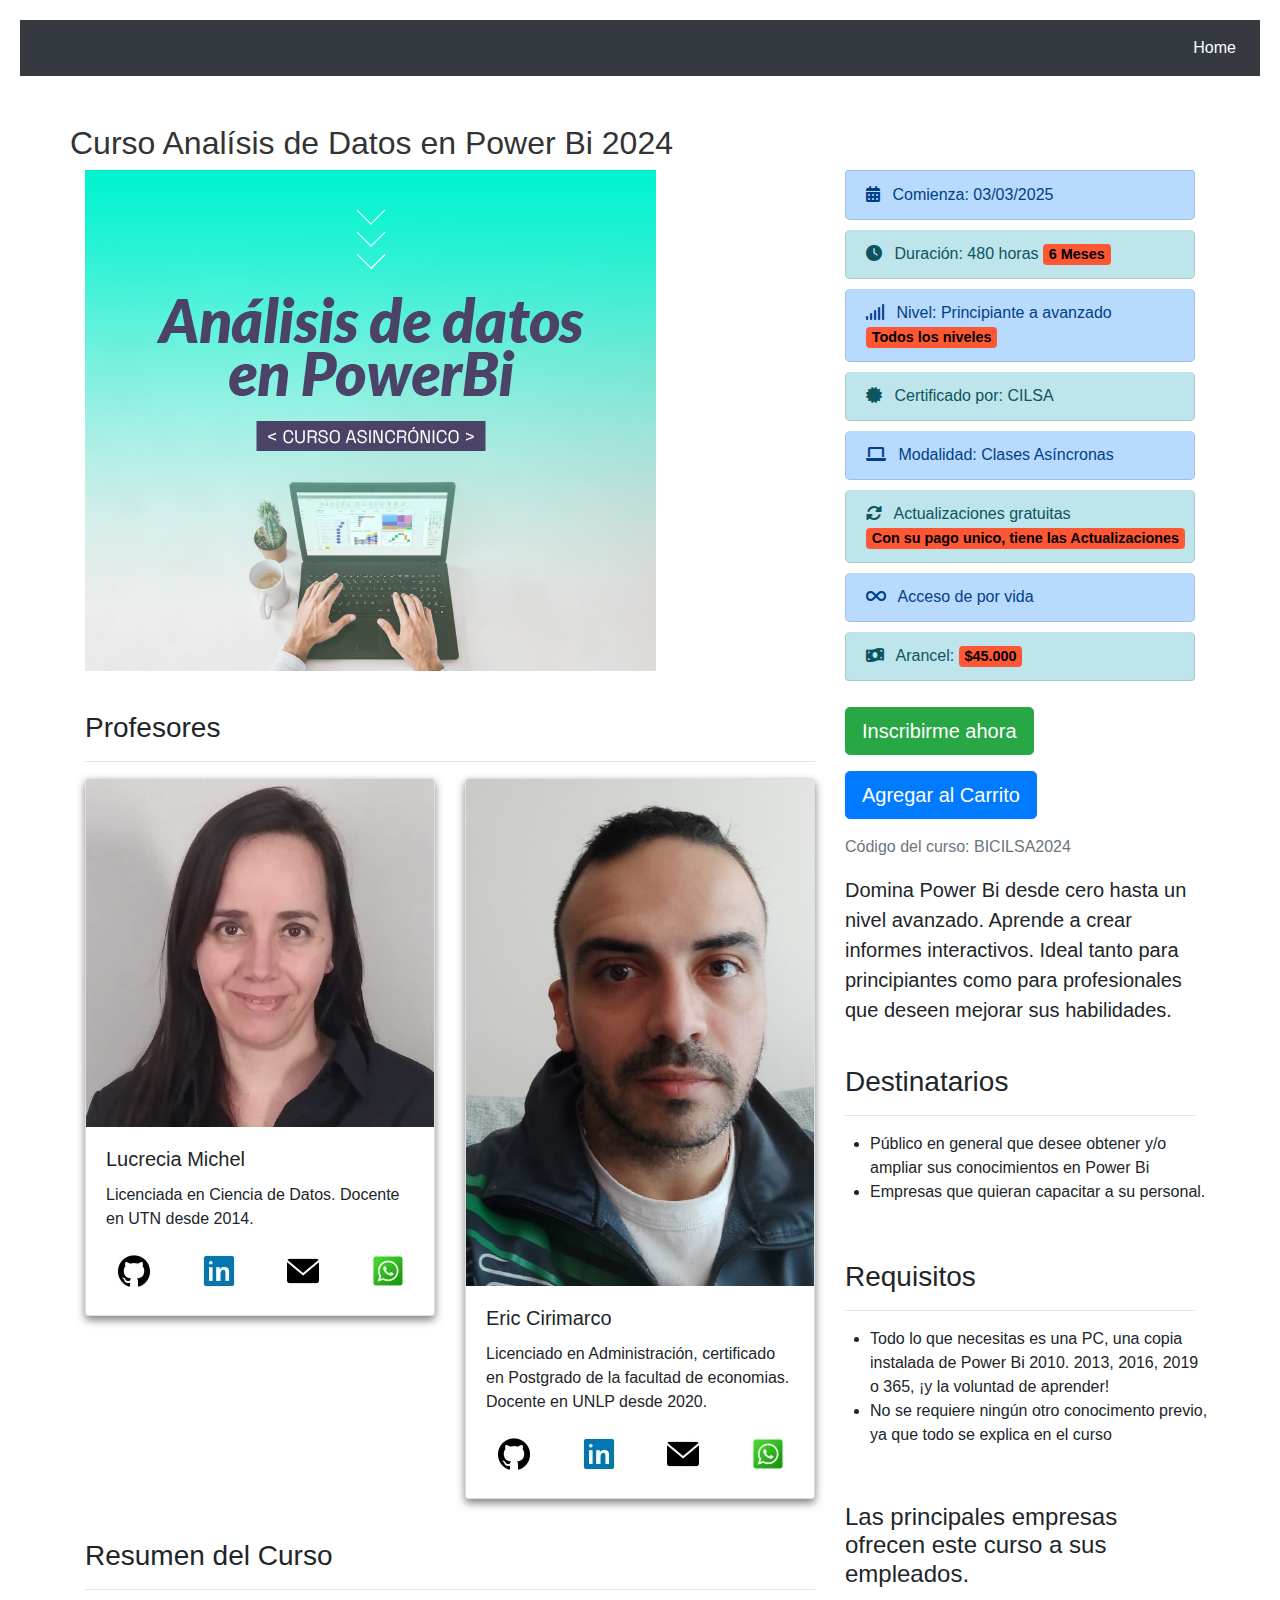
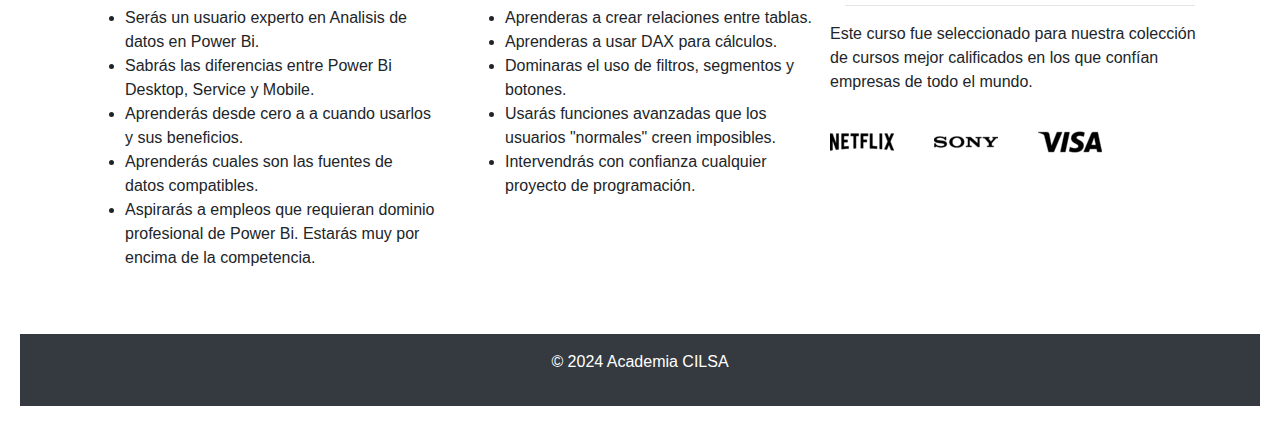
<file: frontend/cursos/AnalisisDeDatosEnPowerBI.html>
<!DOCTYPE html>
<html lang="es">
<head>
    <meta charset="UTF-8">
    <meta http-equiv="X-UA-Compatible" content="IE=edge">
    <meta name="viewport" content="width=device-width, initial-scale=1.0">
    <title>Detalle del Curso de Analísis de Datos con Power Bi</title>
    <link rel="stylesheet" href="/frontend/public/estilos/style.css">
    <!-- Enlace a Bootstrap CSS -->
    <link href="https://stackpath.bootstrapcdn.com/bootstrap/4.5.2/css/bootstrap.min.css" rel="stylesheet">

    
   
</head>
<body>
    
    
    <!-- Navegación -->
    <nav class="navbar navbar-expand-lg navbar-dark bg-dark">
        <!-- <a class="navbar-brand" href="#">Academia CILSA</a>
        <button class="navbar-toggler" type="button" data-toggle="collapse" data-target="#navbarNav" aria-controls="navbarNav" aria-expanded="false" aria-label="Toggle navigation">
            <span class="navbar-toggler-icon"></span>
        </button> -->
        <div class="collapse navbar-collapse" id="navbarNav">
            <ul class="navbar-nav ml-auto">
                <li class="nav-item active">
                    <a class="nav-link" href="/frontend/index.html">Home</a>
                </li>
            </ul>
        </div>
    </nav>

    <!-- Detalle del curso -->
    <div class="container mt-5">
        <div class="row">
            <h2>Curso Analísis de Datos en Power Bi 2024</h2>
            <hr class="hr hr-blurry" />

            <div class="col-md-8">    
                <!-- Imagen del curso -->
                <img src="/frontend/public/imagenes/Curso_AnálisisdedatosPowerBi.jpg" class="img-fluid" alt="Curso de Power Bi">
                
                <!-- Profesores -->
                <h3 class="margin-h3">Profesores</h3>
                <hr class="hr hr-blurry" />
                <div class="row">
                    <div class="col-sm-6">
                        <div class="card ">
                            <img src="/frontend/public/imagenes/fotoLucreciaMichel.jpg"  class="card-img-top " alt="Fotografia Lucrecia Michel">
                            <div class="card-body">
                            <h5 class="card-title">Lucrecia Michel</h5>
                            <p class="card-text">Licenciada en Ciencia de Datos. Docente en UTN desde 2014.</p>
                            <!-- Enlaces a redes sociales, mail y whatsapp-->
                            <div class="row">
                                <div class="col-sm-3">
                                    <a class="nav-link pl-2 pr-1 mx-1 py-3 my-n2" href="https://github.com/LucreciaMichel" target="_blank" rel="noopener" aria-label="GitHub">
                                        <img src="/frontend/public/imagenes/github-logo (32 x 32).jpg" alt="GitHub">                                        
                                    </a>
                                </div>
                                <div class="col-sm-3">
                                    <a class="nav-link pl-2 pr-1 mx-1 py-3 my-n2" href="https://www.linkedin.com/in/lucrecia-michel/" target="_blank" rel="noopener" aria-label="Linkedin">
                                        <img src="/frontend/public/imagenes/linkedin-logo (32 x 32).jpg" alt="Linkedin"> 
                                    </a>
                                </div>
                                <div class="col-sm-3">
                                    <a class="nav-link pl-2 pr-1 mx-1 py-3 my-n2" href="mailto:lucrecia.a.michel@gmail.com" target="_blank" rel="noopener" aria-label="email">
                                        <img src="/frontend/public/imagenes/mail-logo (32 x 32).jpg" alt="email"> 
                                    </a>
                                </div>                                  
                                <div class="col-sm-3">
                                    <a class="nav-link pl-2 pr-1 mx-1 py-3 my-n2" href="https://wa.me/5493442463368" target="_blank" rel="noopener" aria-label="WhatsApp">
                                        <img src="/frontend/public/imagenes/whatsapp-logo (32 x 32).jpg" alt="WhatsApp"> 
                                    </a>
                                </div>
                            </div>                            
                            </div>
                        </div>
                    </div>
                    <div class="col-sm-6">
                        <div class="card">
                            <img src="/frontend/public/imagenes/fotoEricCirimarco.jpg"  class="card-img-top " alt="Fotograía de Eric Cirimarco">
                            <div class="card-body">
                                <h5 class="card-title">Eric Cirimarco</h5>
                                <p class="card-text">Licenciado en Administración, certificado en Postgrado de la facultad de economias. Docente en UNLP desde 2020.</p>
                            <!-- Enlaces a redes sociales, mail y whatsapp-->
                            <div class="row">
                                <div class="col-sm-3">
                                    <a class="nav-link pl-2 pr-1 mx-1 py-3 my-n2" href="https://github.com/ericCirimarco" target="_blank" rel="noopener" aria-label="GitHub">
                                        <img src="/frontend/public/imagenes/github-logo (32 x 32).jpg" alt="GitHub">                                        
                                    </a>
                                </div>
                                <div class="col-sm-3">
                                    <a class="nav-link pl-2 pr-1 mx-1 py-3 my-n2" href="https://www.linkedin.com/in/eric_cirimarco" target="_blank" rel="noopener" aria-label="Linkedin">
                                        <img src="/frontend/public/imagenes/linkedin-logo (32 x 32).jpg" alt="Linkedin"> 
                                    </a>
                                </div>
                                <div class="col-sm-3">
                                    <a class="nav-link pl-2 pr-1 mx-1 py-3 my-n2" href="mailto:eric-cirimarco@gmail.com" target="_blank" rel="noopener" aria-label="email">
                                        <img src="/frontend/public/imagenes/mail-logo (32 x 32).jpg" alt="email"> 
                                    </a>
                                </div>                                  
                                <div class="col-sm-3">
                                    <a class="nav-link pl-2 pr-1 mx-1 py-3 my-n2" href="https://wa.me/5493427890847" target="_blank" rel="noopener" aria-label="WhatsApp">
                                        <img src="/frontend/public/imagenes/whatsapp-logo (32 x 32).jpg" alt="WhatsApp"> 
                                    </a>
                                </div>
                            </div>                            
                            </div>
                        </div>
                    </div>
                </div>

                <!-- Resumen del curso -->
                <h3 class="margin-h3">Resumen del Curso</h3>
                <hr class="hr hr-blurry" />
                <div class="row">
                    <div class="col-sm-6">
                        <ul>
                            <li>Serás un usuario experto en Analisis de datos en Power Bi.</li>
                            <li>Sabrás las diferencias entre Power Bi Desktop, Service y Mobile.</li>
                            <li>Aprenderás desde cero a a cuando usarlos y sus beneficios.</li>
                            <li>Aprenderás cuales son las fuentes de datos compatibles.</li>
                            <li>Aspirarás a empleos que requieran dominio profesional de Power Bi. Estarás muy por encima de la competencia.</li>
                        </ul>
                    </div>
                    <div class="col-sm-6">
                        <ul>
                            <li>Aprenderas a crear relaciones entre tablas.</li>
                            <li>Aprenderas a usar DAX para cálculos.</li>
                            <li>Dominaras el uso de filtros, segmentos y botones.</li>
                            <li>Usarás funciones avanzadas que los usuarios "normales" creen imposibles.</li>
                            <li>Intervendrás con confianza cualquier proyecto de programación.</li>
                        </ul>
                    </div>
                </div> 
            </div>

            <!-- Información del curso -->
            <div class="col-md-4">

                 <link rel="stylesheet" href="https://cdnjs.cloudflare.com/ajax/libs/font-awesome/6.0.0-beta3/css/all.min.css">
                <!-- Detalles adicionales del curso -->
                <ul class="list-group">
                    <li class="list-group-item list-group-item-primary"><i class="fas fa-calendar-alt"></i> Comienza: 03/03/2025</li>
                    <li class="list-group-item list-group-item-info"><i class="fas fa-clock"></i> Duraci&oacute;n: 480 horas <span class="badge badge-custom">6 Meses</span></li>
                    <li class="list-group-item list-group-item-primary"><i class="fas fa-signal"></i> Nivel: Principiante a avanzado <span class="badge badge-custom">Todos los niveles</span></li>
                    <li class="list-group-item list-group-item-info"><i class="fas fa-certificate"></i> Certificado por: CILSA</li>
                    <li class="list-group-item list-group-item-primary"><i class="fas fa-laptop"></i> Modalidad: Clases As&iacute;ncronas</li>
                    <li class="list-group-item list-group-item-info"><i class="fas fa-sync-alt"></i> Actualizaciones gratuitas <span class="badge badge-custom">Con su pago unico, tiene las Actualizaciones</span></li>
                    <li class="list-group-item list-group-item-primary"><i class="fas fa-infinity"></i> Acceso de por vida</li>
                    <li class="list-group-item list-group-item-info"><i class="fas fa-money-bill-wave"></i> Arancel: <span class="badge badge-custom">$45.000</span></li>
                </ul>

                <!-- Botón de compra -->
                <div class="my-3">
                    <button class="btn btn-success btn-lg color-button" onclick="window.location.href='/frontend/views/contact.html'">Inscribirme ahora</button>
                </div>

                <!-- Botón para agregar al carrito -->
                <div class="my-3">
                    <button id="addToCartButton" class="btn btn-primary btn-lg color-button">Agregar al Carrito</button>
                </div>



                <p class="text-muted">Código del curso: BICILSA2024</p>
                <p class="lead">Domina Power Bi desde cero hasta un nivel avanzado. Aprende a crear informes interactivos. Ideal tanto para principiantes como para profesionales que deseen mejorar sus habilidades.</p>
                
                <!-- Destinatarios del curso -->
                <h3 class="margin-h3">Destinatarios</h3>
                <hr class="hr hr-blurry" />
                <div class="row">                   
                    <ul>
                        <li>Público en general que desee obtener y/o ampliar sus conocimientos en Power Bi</li>
                        <li>Empresas que quieran capacitar a su personal.</li>
                    </ul>
                </div>

                <!-- Requisitos del curso -->
                <h3 class="margin-h3">Requisitos</h3>
                <hr class="hr hr-blurry" />
                <div class="row">                   
                    <ul>
                        <li>Todo lo que necesitas es una PC, una copia instalada de Power Bi 2010. 2013, 2016, 2019 o 365, ¡y la voluntad de aprender!</li>
                        <li>No se requiere ningún otro conocimento previo, ya que todo se explica en el curso</li>
                    </ul>
                </div>

                <!-- Empresas que se capacitan-->
                <!--<div class="div-border">-->
                <h4 class="margin-h3">Las principales empresas ofrecen este curso a sus empleados.</h3>
                <hr class="hr hr-blurry" />
                <div class="row">                   
                    <p>Este curso fue seleccionado para nuestra colección de cursos mejor calificados en los que confían empresas de todo el mundo.</p>
                    <div class="row div-style">
                        <div class="col-md-4">
                            <img src="/frontend/public/imagenes/netflix_logo (64 x 64).png" alt="Netflix">
                        </div>
                        <div class="col-md-4">
                            <img src="/frontend/public/imagenes/sony_logo (64 x 64).png" alt="Sony">
                        </div>
                        <div class="col-md-4">
                            <img src="/frontend/public/imagenes/visa_logo (64 x 64).png" alt="Visa">
                        </div>
                        <div class="col-md-4"></div>
                           
                        </div> 
                    </div>
                </div>
               <!-- </div>-->
                    
                </div>
            </div>
            </div>
        </div>
    </div>

    <!-- Footer -->
    <footer class="bg-dark text-white text-center py-3 mt-5">
        <p>&copy; 2024 Academia CILSA</p>
    </footer>

    <!-- Enlace a Bootstrap JS y dependencias -->
    <script src="https://code.jquery.com/jquery-3.5.1.slim.min.js"></script>
    <script src="https://cdn.jsdelivr.net/npm/@popperjs/core@2.9.3/dist/umd/popper.min.js"></script>
    <script src="https://stackpath.bootstrapcdn.com/bootstrap/4.5.2/js/bootstrap.min.js"></script>
</body>
</html>
</file>
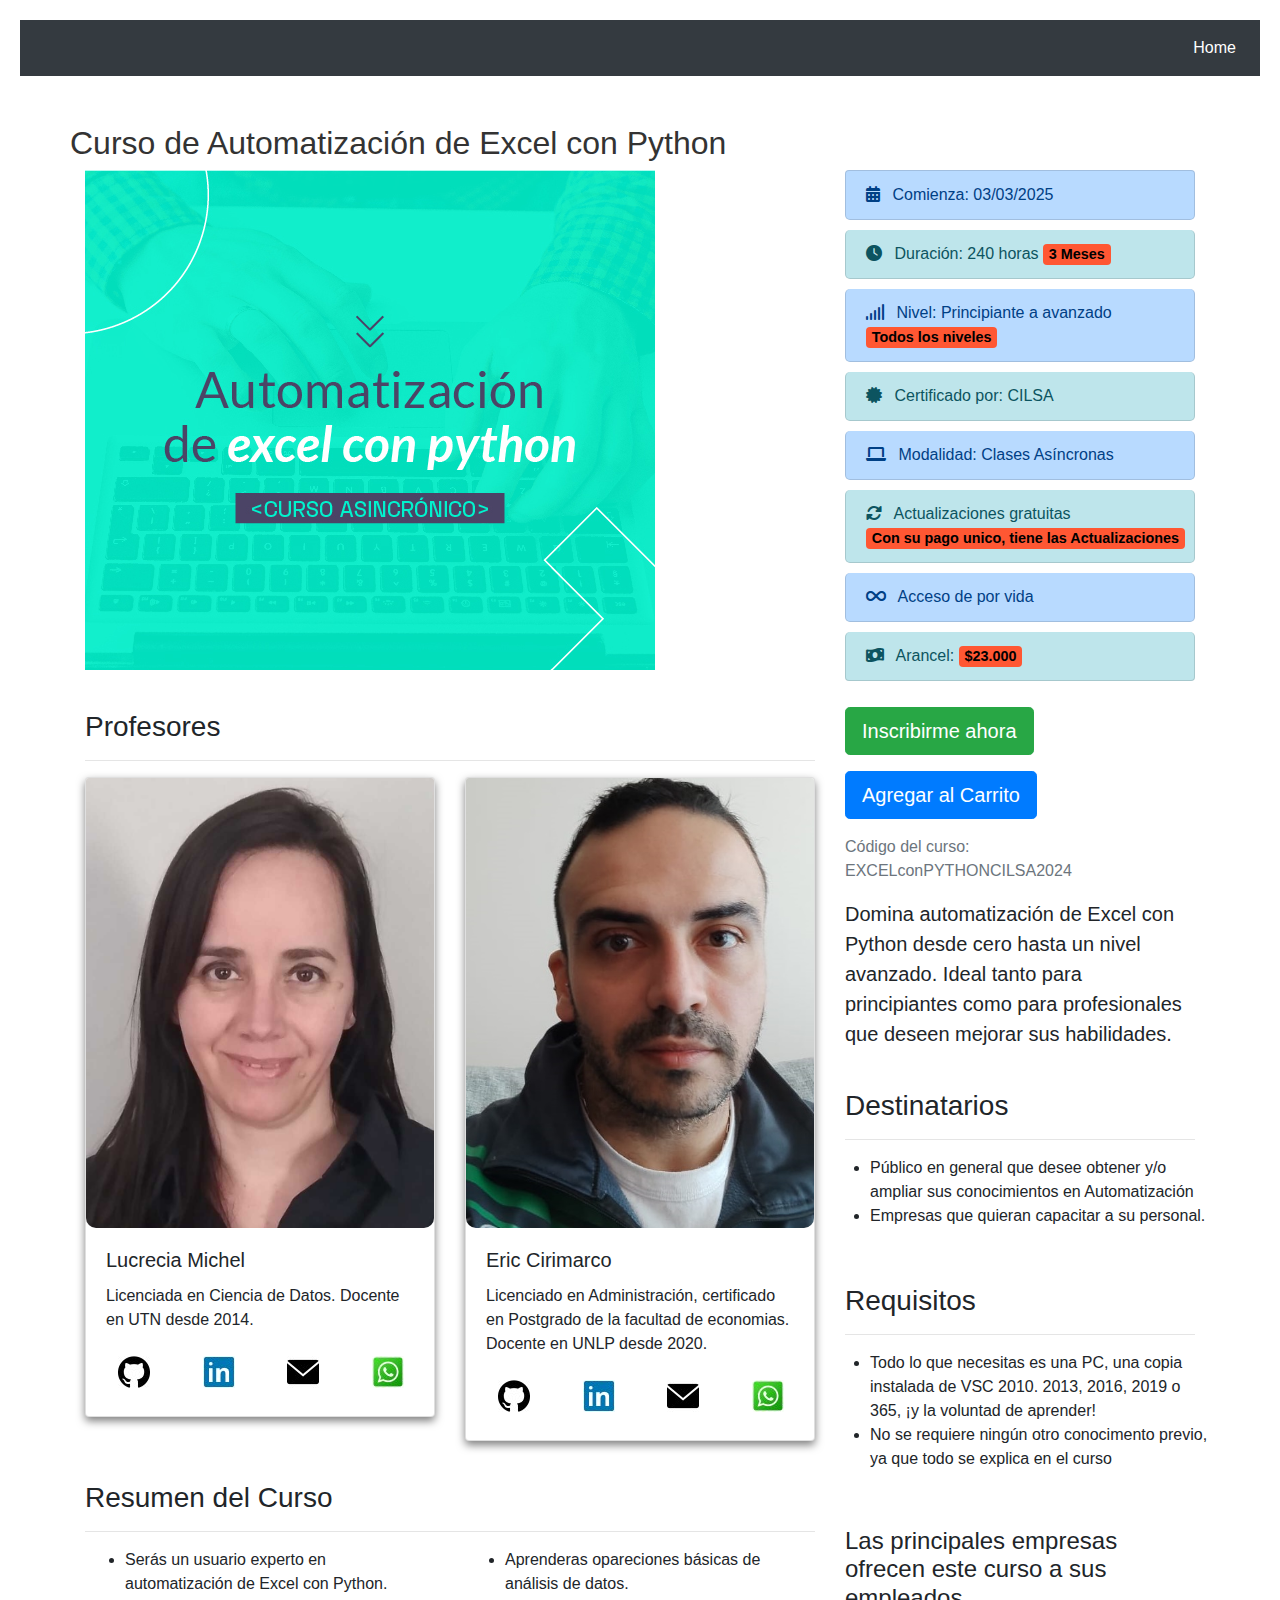
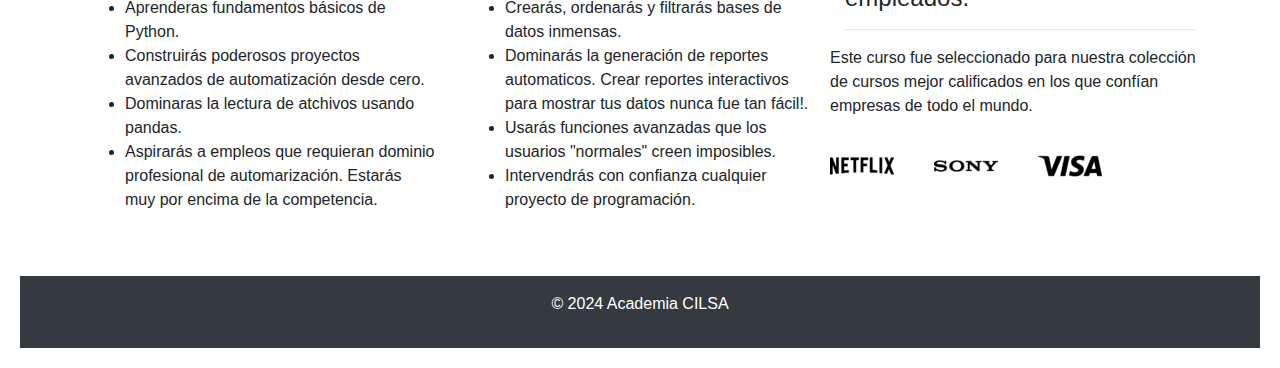
<file: frontend/cursos/CursoAutomatizacionExcelConPython.html>
<!DOCTYPE html>
<html lang="es">
<head>
    <meta charset="UTF-8">
    <meta http-equiv="X-UA-Compatible" content="IE=edge">
    <meta name="viewport" content="width=device-width, initial-scale=1.0">
    <title>Detalle del Curso de Automatización de Excel con Python</title>
    <link rel="stylesheet" href="/frontend/public/estilos/style.css">
    <!-- Enlace a Bootstrap CSS -->
    <link href="https://stackpath.bootstrapcdn.com/bootstrap/4.5.2/css/bootstrap.min.css" rel="stylesheet">

    
   
</head>
<body>
    
    
    <!-- Navegación -->
    <nav class="navbar navbar-expand-lg navbar-dark bg-dark">
        <!-- <a class="navbar-brand" href="#">Academia CILSA</a>
        <button class="navbar-toggler" type="button" data-toggle="collapse" data-target="#navbarNav" aria-controls="navbarNav" aria-expanded="false" aria-label="Toggle navigation">
            <span class="navbar-toggler-icon"></span>
        </button> -->
        <div class="collapse navbar-collapse" id="navbarNav">
            <ul class="navbar-nav ml-auto">
                <li class="nav-item active">
                    <a class="nav-link" href="/frontend/index.html">Home</a>
                </li>
            </ul>
        </div>
    </nav>

    <!-- Detalle del curso -->
    <div class="container mt-5">
        <div class="row">
            <h2>Curso de Automatización de Excel con Python</h2>

            <div class="col-md-8">    
                <!-- Imagen del curso -->
                <img src="/frontend/public/imagenes/Curso-ExcelPython.jpg" class="img-fluid" alt="Curso de Automatización de Excel Con Python">
                
                <!-- Profesores -->
                <h3 class="margin-h3">Profesores</h3>
                <hr class="hr hr-blurry" />
                <div class="row">
                    <div class="col-sm-6">
                        <div class="card ">
                            <img src="/frontend/public/imagenes/fotoLucreciaMichel.jpg"  class="card-img-top img-custom" alt="Fotografia Lucrecia Michel">
                            <div class="card-body">
                            <h5 class="card-title">Lucrecia Michel</h5>
                            <p class="card-text">Licenciada en Ciencia de Datos. Docente en UTN desde 2014.</p>
                            <!-- Enlaces a redes sociales, mail y whatsapp-->
                            <div class="row">
                                <div class="col-sm-3">
                                    <a class="nav-link pl-2 pr-1 mx-1 py-3 my-n2" href="https://github.com/LucreciaMichel" target="_blank" rel="noopener" aria-label="GitHub">
                                        <img src="/frontend/public/imagenes/github-logo (32 x 32).jpg" alt="GitHub">                                        
                                    </a>
                                </div>
                                <div class="col-sm-3">
                                    <a class="nav-link pl-2 pr-1 mx-1 py-3 my-n2" href="https://www.linkedin.com/in/lucrecia-michel/" target="_blank" rel="noopener" aria-label="Linkedin">
                                        <img src="/frontend/public/imagenes/linkedin-logo (32 x 32).jpg" alt="Linkedin"> 
                                    </a>
                                </div>
                                <div class="col-sm-3">
                                    <a class="nav-link pl-2 pr-1 mx-1 py-3 my-n2" href="mailto:lucrecia.a.michel@gmail.com" target="_blank" rel="noopener" aria-label="email">
                                        <img src="/frontend/public/imagenes/mail-logo (32 x 32).jpg" alt="email"> 
                                    </a>
                                </div>                                  
                                <div class="col-sm-3">
                                    <a class="nav-link pl-2 pr-1 mx-1 py-3 my-n2" href="https://wa.me/5493442463368" target="_blank" rel="noopener" aria-label="WhatsApp">
                                        <img src="/frontend/public/imagenes/whatsapp-logo (32 x 32).jpg" alt="WhatsApp"> 
                                    </a>
                                </div>
                            </div>                            
                            </div>
                        </div>
                    </div>
                    <div class="col-sm-6">
                        <div class="card">
                            <img src="/frontend/public/imagenes/fotoEricCirimarco.jpg" class="card-img-top img-custom" alt="Fotografía Eric Cirimarco">
                            <div class="card-body">
                                <h5 class="card-title">Eric Cirimarco</h5>
                                <p class="card-text">Licenciado en Administración, certificado en Postgrado de la facultad de economias. Docente en UNLP desde 2020.</p>
                            <!-- Enlaces a redes sociales, mail y whatsapp-->
                            <div class="row">
                                <div class="col-sm-3">
                                    <a class="nav-link pl-2 pr-1 mx-1 py-3 my-n2" href="https://github.com/ericCirimarco" target="_blank" rel="noopener" aria-label="GitHub">
                                        <img src="/frontend/public/imagenes/github-logo (32 x 32).jpg" alt="GitHub">                                        
                                    </a>
                                </div>
                                <div class="col-sm-3">
                                    <a class="nav-link pl-2 pr-1 mx-1 py-3 my-n2" href="https://www.linkedin.com/in/eric_cirimarco" target="_blank" rel="noopener" aria-label="Linkedin">
                                        <img src="/frontend/public/imagenes/linkedin-logo (32 x 32).jpg" alt="Linkedin"> 
                                    </a>
                                </div>
                                <div class="col-sm-3">
                                    <a class="nav-link pl-2 pr-1 mx-1 py-3 my-n2" href="mailto:eric-cirimarco@gmail.com" target="_blank" rel="noopener" aria-label="email">
                                        <img src="/frontend/public/imagenes/mail-logo (32 x 32).jpg" alt="email"> 
                                    </a>
                                </div>                                  
                                <div class="col-sm-3">
                                    <a class="nav-link pl-2 pr-1 mx-1 py-3 my-n2" href="https://wa.me/" target="_blank" rel="noopener" aria-label="WhatsApp">
                                        <img src="/frontend/public/imagenes/whatsapp-logo (32 x 32).jpg" alt="WhatsApp"> 
                                    </a>
                                </div>
                            </div>                            
                            </div>
                        </div>
                    </div>
                </div>

                <!-- Resumen del curso -->
                <h3 class="margin-h3">Resumen del Curso</h3>
                <hr class="hr hr-blurry" />
                <div class="row">
                    <div class="col-sm-6">
                        <ul>
                            <li>Serás un usuario experto en automatización de Excel con Python.</li>
                            <li>Aprenderas fundamentos básicos de Python.</li>
                            <li>Construirás poderosos proyectos avanzados de automatización desde cero.</li>
                            <li>Dominaras la lectura de atchivos usando pandas.</li>
                            <li>Aspirarás a empleos que requieran dominio profesional de automarización. Estarás muy por encima de la competencia.</li>
                        </ul>
                    </div>
                    <div class="col-sm-6">
                        <ul>
                            <li>Aprenderas opareciones básicas de análisis de datos.</li>
                            <li>Crearás, ordenarás y filtrarás bases de datos inmensas.</li>
                            <li>Dominarás la generación de reportes automaticos. Crear reportes interactivos para mostrar tus datos nunca fue tan fácil!.</li>
                            <li>Usarás funciones avanzadas que los usuarios "normales" creen imposibles.</li>
                            <li>Intervendrás con confianza cualquier proyecto de programación.</li>
                        </ul>
                    </div>
                </div> 
            </div>

            <!-- Información del curso -->
            <div class="col-md-4">

                <link rel="stylesheet" href="https://cdnjs.cloudflare.com/ajax/libs/font-awesome/6.0.0-beta3/css/all.min.css">
                <!-- Detalles adicionales del curso -->
                <ul class="list-group">
                    <li class="list-group-item list-group-item-primary"><i class="fas fa-calendar-alt"></i> Comienza: 03/03/2025</li>
                    <li class="list-group-item list-group-item-info"><i class="fas fa-clock"></i> Duraci&oacute;n: 240 horas <span class="badge badge-custom">3 Meses</span></li>
                    <li class="list-group-item list-group-item-primary"><i class="fas fa-signal"></i> Nivel: Principiante a avanzado <span class="badge badge-custom">Todos los niveles</span></li>
                    <li class="list-group-item list-group-item-info"><i class="fas fa-certificate"></i> Certificado por: CILSA</li>
                    <li class="list-group-item list-group-item-primary"><i class="fas fa-laptop"></i> Modalidad: Clases As&iacute;ncronas</li>
                    <li class="list-group-item list-group-item-info"><i class="fas fa-sync-alt"></i> Actualizaciones gratuitas <span class="badge badge-custom">Con su pago unico, tiene las Actualizaciones</span></li>
                    <li class="list-group-item list-group-item-primary"><i class="fas fa-infinity"></i> Acceso de por vida</li>
                    <li class="list-group-item list-group-item-info"><i class="fas fa-money-bill-wave"></i> Arancel: <span class="badge badge-custom">$23.000</span></li>
                </ul>

                <!-- Botón de compra -->
                <div class="my-3">
                    <button class="btn btn-success btn-lg color-button" onclick="window.location.href='/frontend/views/contact.html'">Inscribirme ahora</button>
                </div>

                <!-- Botón para agregar al carrito -->
                <div class="my-3">
                    <button id="addToCartButton" class="btn btn-primary btn-lg color-button">Agregar al Carrito</button>
                </div>



                <p class="text-muted">Código del curso: EXCELconPYTHONCILSA2024</p>
                <p class="lead">Domina automatización de Excel con Python desde cero hasta un nivel avanzado. Ideal tanto para principiantes como para profesionales que deseen mejorar sus habilidades.</p>
                
                <!-- Destinatarios del curso -->
                <h3 class="margin-h3">Destinatarios</h3>
                <hr class="hr hr-blurry" />
                <div class="row">                   
                    <ul>
                        <li>Público en general que desee obtener y/o ampliar sus conocimientos en Automatización</li>
                        <li>Empresas que quieran capacitar a su personal.</li>
                    </ul>
                </div>

                <!-- Requisitos del curso -->
                <h3 class="margin-h3">Requisitos</h3>
                <hr class="hr hr-blurry" />
                <div class="row">                   
                    <ul>
                        <li>Todo lo que necesitas es una PC, una copia instalada de VSC 2010. 2013, 2016, 2019 o 365, ¡y la voluntad de aprender!</li>
                        <li>No se requiere ningún otro conocimento previo, ya que todo se explica en el curso</li>
                    </ul>
                </div>

                <!-- Empresas que se capacitan-->
                <!--<div class="div-border">-->
                <h4 class="margin-h3">Las principales empresas ofrecen este curso a sus empleados.</h3>
                <hr class="hr hr-blurry" />
                <div class="row">                   
                    <p>Este curso fue seleccionado para nuestra colección de cursos mejor calificados en los que confían empresas de todo el mundo.</p>
                    <div class="row div-style">
                        <div class="col-md-4">
                            <img src="/frontend/public/imagenes/netflix_logo (64 x 64).png" alt="Netflix">
                        </div>
                        <div class="col-md-4">
                            <img src="/frontend/public/imagenes/sony_logo (64 x 64).png" alt="Sony">
                        </div>
                        <div class="col-md-4">
                            <img src="/frontend/public/imagenes/visa_logo (64 x 64).png" alt="Visa">
                        </div>
                        <div class="col-md-4"></div>
                           
                        </div> 
                    </div>
                </div>
               <!-- </div>-->
                    
                </div>
            </div>
            </div>
        </div>
    </div>

    <!-- Footer -->
    <footer class="bg-dark text-white text-center py-3 mt-5">
        <p>&copy; 2024 Academia CILSA</p>
    </footer>

    <!-- Enlace a Bootstrap JS y dependencias -->
    <script src="https://code.jquery.com/jquery-3.5.1.slim.min.js"></script>
    <script src="https://cdn.jsdelivr.net/npm/@popperjs/core@2.9.3/dist/umd/popper.min.js"></script>
    <script src="https://stackpath.bootstrapcdn.com/bootstrap/4.5.2/js/bootstrap.min.js"></script>
</body>
</html>
</file>
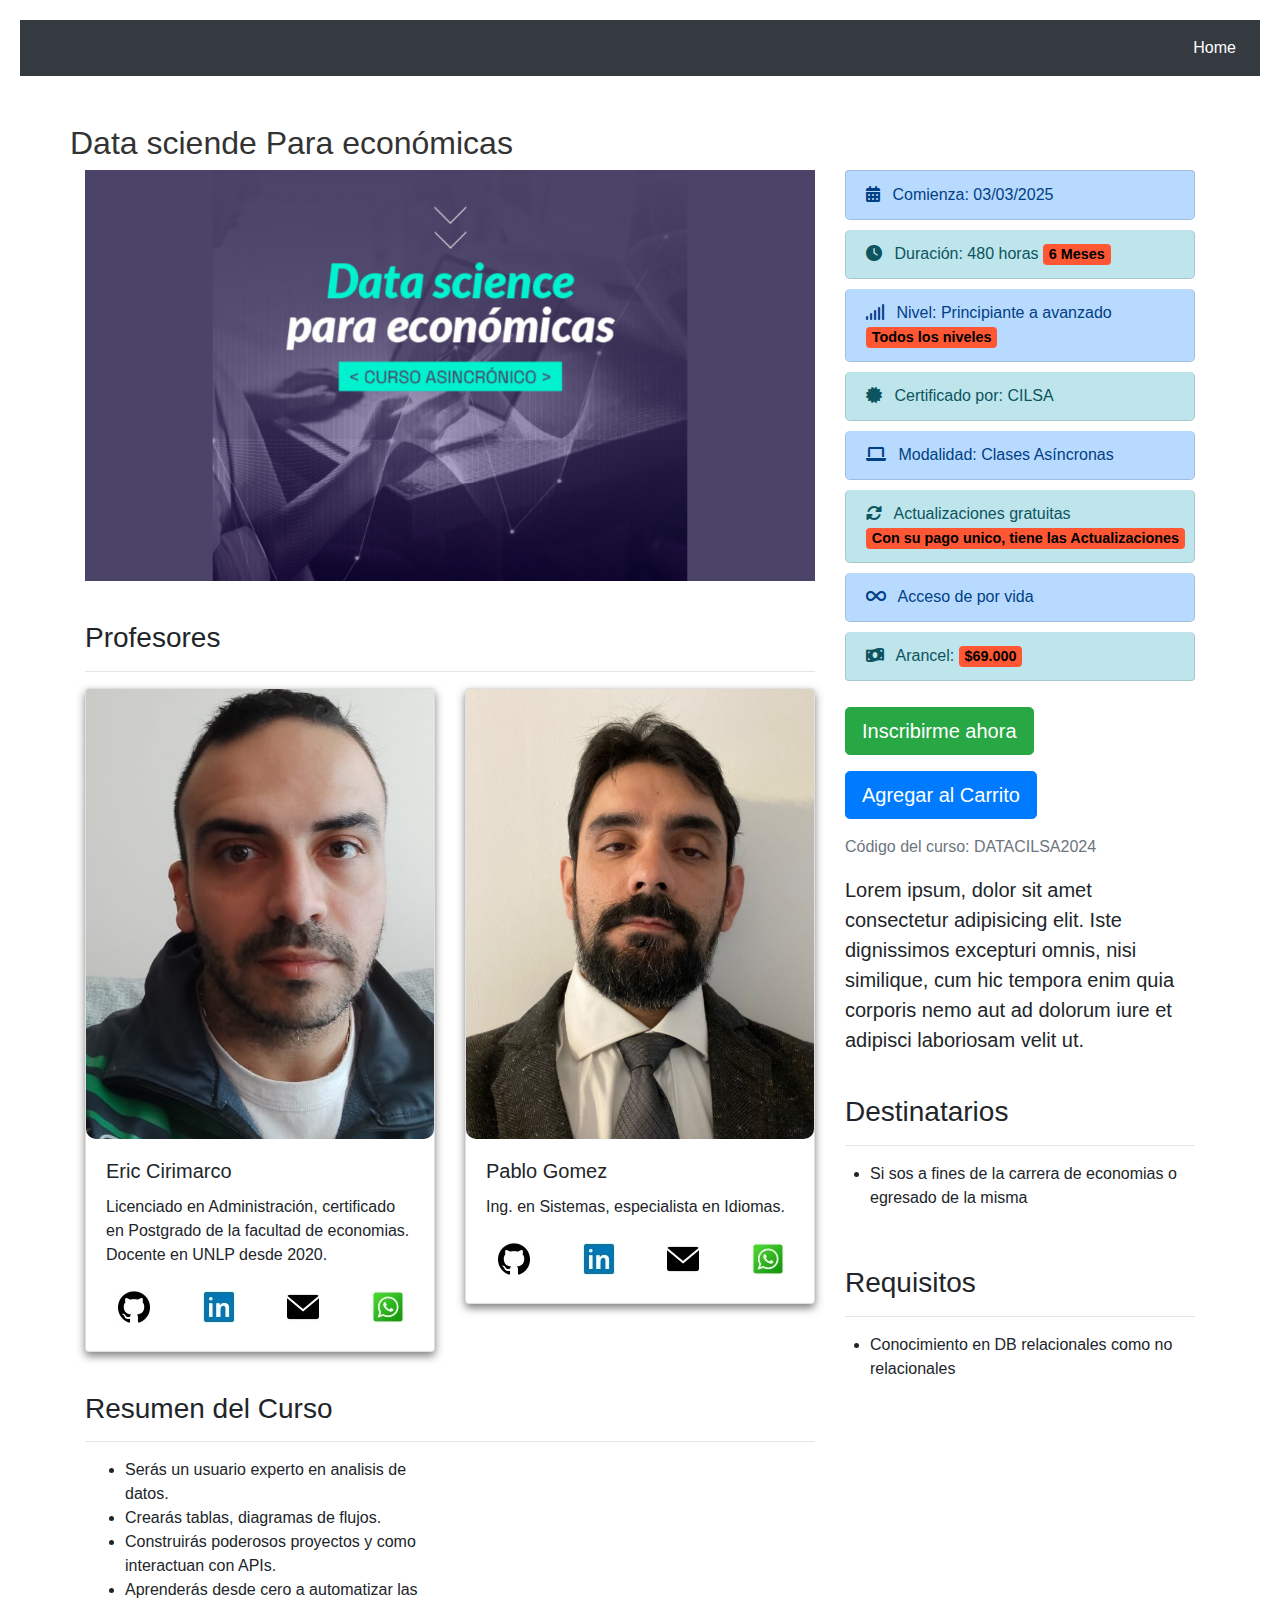
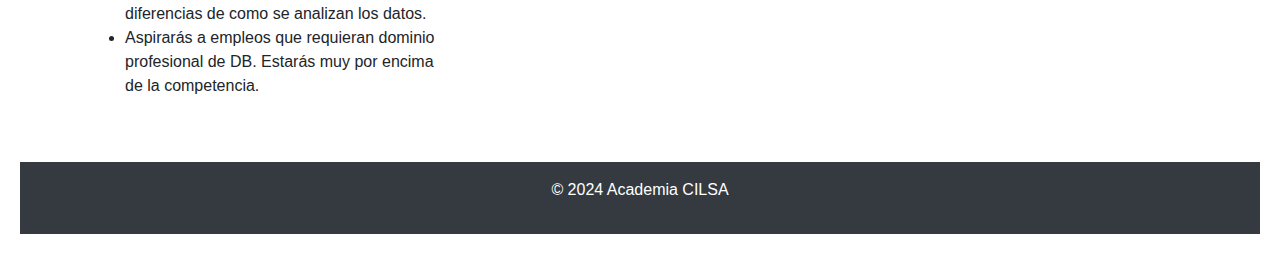
<file: frontend/cursos/CursoDatascience.html>
<!DOCTYPE html>
<html lang="es">
<head>
    <meta charset="UTF-8">
    <meta http-equiv="X-UA-Compatible" content="IE=edge">
    <meta name="viewport" content="width=device-width, initial-scale=1.0">
    <title>Detalle del Curso de Data Science</title>
    <link rel="stylesheet" href="/frontend/public/estilos/style.css">
    <!-- Enlace a Bootstrap CSS -->
    <link href="https://stackpath.bootstrapcdn.com/bootstrap/4.5.2/css/bootstrap.min.css" rel="stylesheet">

    
   
</head>
<body>
    
    
    <!-- Navegación -->
    <nav class="navbar navbar-expand-lg navbar-dark bg-dark">
        <!-- <a class="navbar-brand" href="#">Academia CILSA</a>
        <button class="navbar-toggler" type="button" data-toggle="collapse" data-target="#navbarNav" aria-controls="navbarNav" aria-expanded="false" aria-label="Toggle navigation">
            <span class="navbar-toggler-icon"></span>
        </button> -->
        <div class="collapse navbar-collapse" id="navbarNav">
            <ul class="navbar-nav ml-auto">
                <li class="nav-item active">
                    <a class="nav-link" href="/frontend/index.html">Home</a>
                </li>
            </ul>
        </div>
    </nav>

    <!-- Detalle del curso -->
    <div class="container mt-5">
        <div class="row">
            <h2>Data sciende Para económicas</h2>
            <hr class="hr hr-blurry" />

            <div class="col-md-8">    
                <!-- Imagen del curso -->
                <img src="/frontend/public/imagenes/data.png" class="img-fluid" alt="curso de Datascience">
                
                <!-- Profesores -->
                <h3 class="margin-h3">Profesores</h3>
                <hr class="hr hr-blurry" />
                <div class="row">
                    <div class="col-sm-6">
                        <div class="card ">
                            <img src="/frontend/public/imagenes/fotoEricCirimarco.jpg"  class="card-img-top img-custom" alt="...">
                            <div class="card-body">
                            <h5 class="card-title">Eric Cirimarco</h5>
                            <p class="card-text">Licenciado en Administración, certificado en Postgrado de la facultad de economias. Docente en UNLP desde 2020.</p>
                            <!-- Enlaces a redes sociales, mail y whatsapp-->
                            <div class="row">
                                <div class="col-sm-3">
                                    <a class="nav-link pl-2 pr-1 mx-1 py-3 my-n2" href="https://github.com/Eric1312" target="_blank" rel="noopener" aria-label="GitHub">
                                        <img src="/frontend/public/imagenes/github-logo (32 x 32).jpg" alt="GitHub">                                        
                                    </a>
                                </div>
                                <div class="col-sm-3">
                                    <a class="nav-link pl-2 pr-1 mx-1 py-3 my-n2" href="https://www.linkedin.com/in/Eric Cirimarco/" target="_blank" rel="noopener" aria-label="Linkedin">
                                        <img src="/frontend/public/imagenes/linkedin-logo (32 x 32).jpg" alt="Linkedin"> 
                                    </a>
                                </div>
                                <div class="col-sm-3">
                                    <a class="nav-link pl-2 pr-1 mx-1 py-3 my-n2" href="https://github.com/twbs" target="_blank" rel="noopener" aria-label="email">
                                        <img src="/frontend/public/imagenes/mail-logo (32 x 32).jpg" alt="email"> 
                                    </a>
                                </div>                                  
                                <div class="col-sm-3">
                                    <a class="nav-link pl-2 pr-1 mx-1 py-3 my-n2" href="https://github.com/twbs" target="_blank" rel="noopener" aria-label="WhatsApp">
                                        <img src="/frontend/public/imagenes/whatsapp-logo (32 x 32).jpg" alt="WhatsApp"> 
                                    </a>
                                </div>
                            </div>
                            
                            </div>
                        </div>
                    </div>
                    <div class="col-sm-6">
                        <div class="card">
                            <img src="/frontend/public/imagenes/fotoPabloGomez.jpeg" class="card-img-top img-custom" alt="...">
                            <div class="card-body">
                            <h5 class="card-title">Pablo Gomez</h5>
                            <p class="card-text">Ing. en Sistemas, especialista en Idiomas.</p>
                            <div class="row">
                                <div class="col-sm-3">
                                    <a class="nav-link pl-2 pr-1 mx-1 py-3 my-n2" href="https://github.com/pablo-gomez10" target="_blank" rel="noopener" aria-label="GitHub">
                                        <img src="/frontend/public/imagenes/github-logo (32 x 32).jpg" alt="GitHub">                                        
                                    </a>
                                </div>
                                <div class="col-sm-3">
                                    <a class="nav-link pl-2 pr-1 mx-1 py-3 my-n2" href="https://www.linkedin.com/in/PabloGomez/" target="_blank" rel="noopener" aria-label="Linkedin">
                                        <img src="/frontend/public/imagenes/linkedin-logo (32 x 32).jpg" alt="Linkedin"> 
                                    </a>
                                </div>
                                <div class="col-sm-3">
                                    <a class="nav-link pl-2 pr-1 mx-1 py-3 my-n2" href="https://github.com/twbs" target="_blank" rel="noopener" aria-label="email">
                                        <img src="/frontend/public/imagenes/mail-logo (32 x 32).jpg" alt="email"> 
                                    </a>
                                </div>                                  
                                <div class="col-sm-3">
                                    <a class="nav-link pl-2 pr-1 mx-1 py-3 my-n2" href="https://github.com/twbs" target="_blank" rel="noopener" aria-label="WhatsApp">
                                        <img src="/frontend/public/imagenes/whatsapp-logo (32 x 32).jpg" alt="WhatsApp"> 
                                    </a>
                                </div>
                            </div>
                            </div>
                        </div>
                    </div>
                </div>

                <!-- Resumen del curso -->
                <h3 class="margin-h3">Resumen del Curso</h3>
                <hr class="hr hr-blurry" />
                <div class="row">
                    <div class="col-sm-6">
                        <ul>
                            <li>Serás un usuario experto en analisis de datos.</li>
                            <li>Crearás tablas, diagramas de flujos.</li>
                            <li>Construirás poderosos proyectos y como interactuan con APIs.</li>
                            <li>Aprenderás desde cero a automatizar las diferencias de como se analizan los datos.</li>
                            <li>Aspirarás a empleos que requieran dominio profesional de DB. Estarás muy por encima de la competencia.</li>
                        </ul>
                    </div>
                </div> 
            </div>

            <!-- Información del curso -->
            <div class="col-md-4">
                
                <!-- Font Awesome para los íconos -->
                <link rel="stylesheet" href="https://cdnjs.cloudflare.com/ajax/libs/font-awesome/6.0.0-beta3/css/all.min.css">

                <!-- Lista dinámica -->
                <ul class="list-group">
                    <li class="list-group-item list-group-item-primary"><i class="fas fa-calendar-alt"></i> Comienza: 03/03/2025</li>
                    <li class="list-group-item list-group-item-info"><i class="fas fa-clock"></i> Duraci&oacute;n: 480 horas <span class="badge badge-custom">6 Meses</span></li>
                    <li class="list-group-item list-group-item-primary"><i class="fas fa-signal"></i> Nivel: Principiante a avanzado <span class="badge badge-custom">Todos los niveles</span></li>
                    <li class="list-group-item list-group-item-info"><i class="fas fa-certificate"></i> Certificado por: CILSA</li>
                    <li class="list-group-item list-group-item-primary"><i class="fas fa-laptop"></i> Modalidad: Clases As&iacute;ncronas</li>
                    <li class="list-group-item list-group-item-info"><i class="fas fa-sync-alt"></i> Actualizaciones gratuitas <span class="badge badge-custom">Con su pago unico, tiene las Actualizaciones</span></li>
                    <li class="list-group-item list-group-item-primary"><i class="fas fa-infinity"></i> Acceso de por vida</li>
                    <li class="list-group-item list-group-item-info"><i class="fas fa-money-bill-wave"></i> Arancel: <span class="badge badge-custom">$69.000</span></li>
                </ul>


                <!-- Botón de compra -->
                <div class="my-3">
                    <button class="btn btn-success btn-lg color-button" onclick="window.location.href='/frontend/views/Contact.html'">Inscribirme ahora</button>
                </div>
                
                <!-- Botón para agregar al carrito -->
                <div class="my-3">
                    <button id="addToCartButton" class="btn btn-primary btn-lg color-button">Agregar al Carrito</button>
                </div>


                <p class="text-muted">Código del curso: DATACILSA2024</p>
                <p class="lead">Lorem ipsum, dolor sit amet consectetur adipisicing elit. Iste dignissimos excepturi omnis, nisi similique, cum hic tempora enim quia corporis nemo aut ad dolorum iure et adipisci laboriosam velit ut.</p>
                
                <!-- Destinatarios del curso -->
                <h3 class="margin-h3">Destinatarios</h3>
                <hr class="hr hr-blurry" />
                <div class="row">                   
                    <ul>
                        <li>Si sos a fines de la carrera de economias o egresado de la misma</li>
                    </ul>
                </div>

                <!-- Requisitos del curso -->
                <h3 class="margin-h3">Requisitos</h3>
                <hr class="hr hr-blurry" />
                <div class="row">                   
                    <ul>
                        <li>Conocimiento en DB relacionales como no relacionales</li>
                    </ul>
                </div>

            </div>
        </div>
    </div>

    <!-- Footer -->
    <footer class="bg-dark text-white text-center py-3 mt-5">
        <p>&copy; 2024 Academia CILSA</p>
    </footer>

    <!-- Enlace a Bootstrap JS y dependencias -->
    <script src="https://code.jquery.com/jquery-3.5.1.slim.min.js"></script>
    <script src="https://cdn.jsdelivr.net/npm/@popperjs/core@2.9.3/dist/umd/popper.min.js"></script>
    <script src="https://stackpath.bootstrapcdn.com/bootstrap/4.5.2/js/bootstrap.min.js"></script>
</body>
</html>
</file>
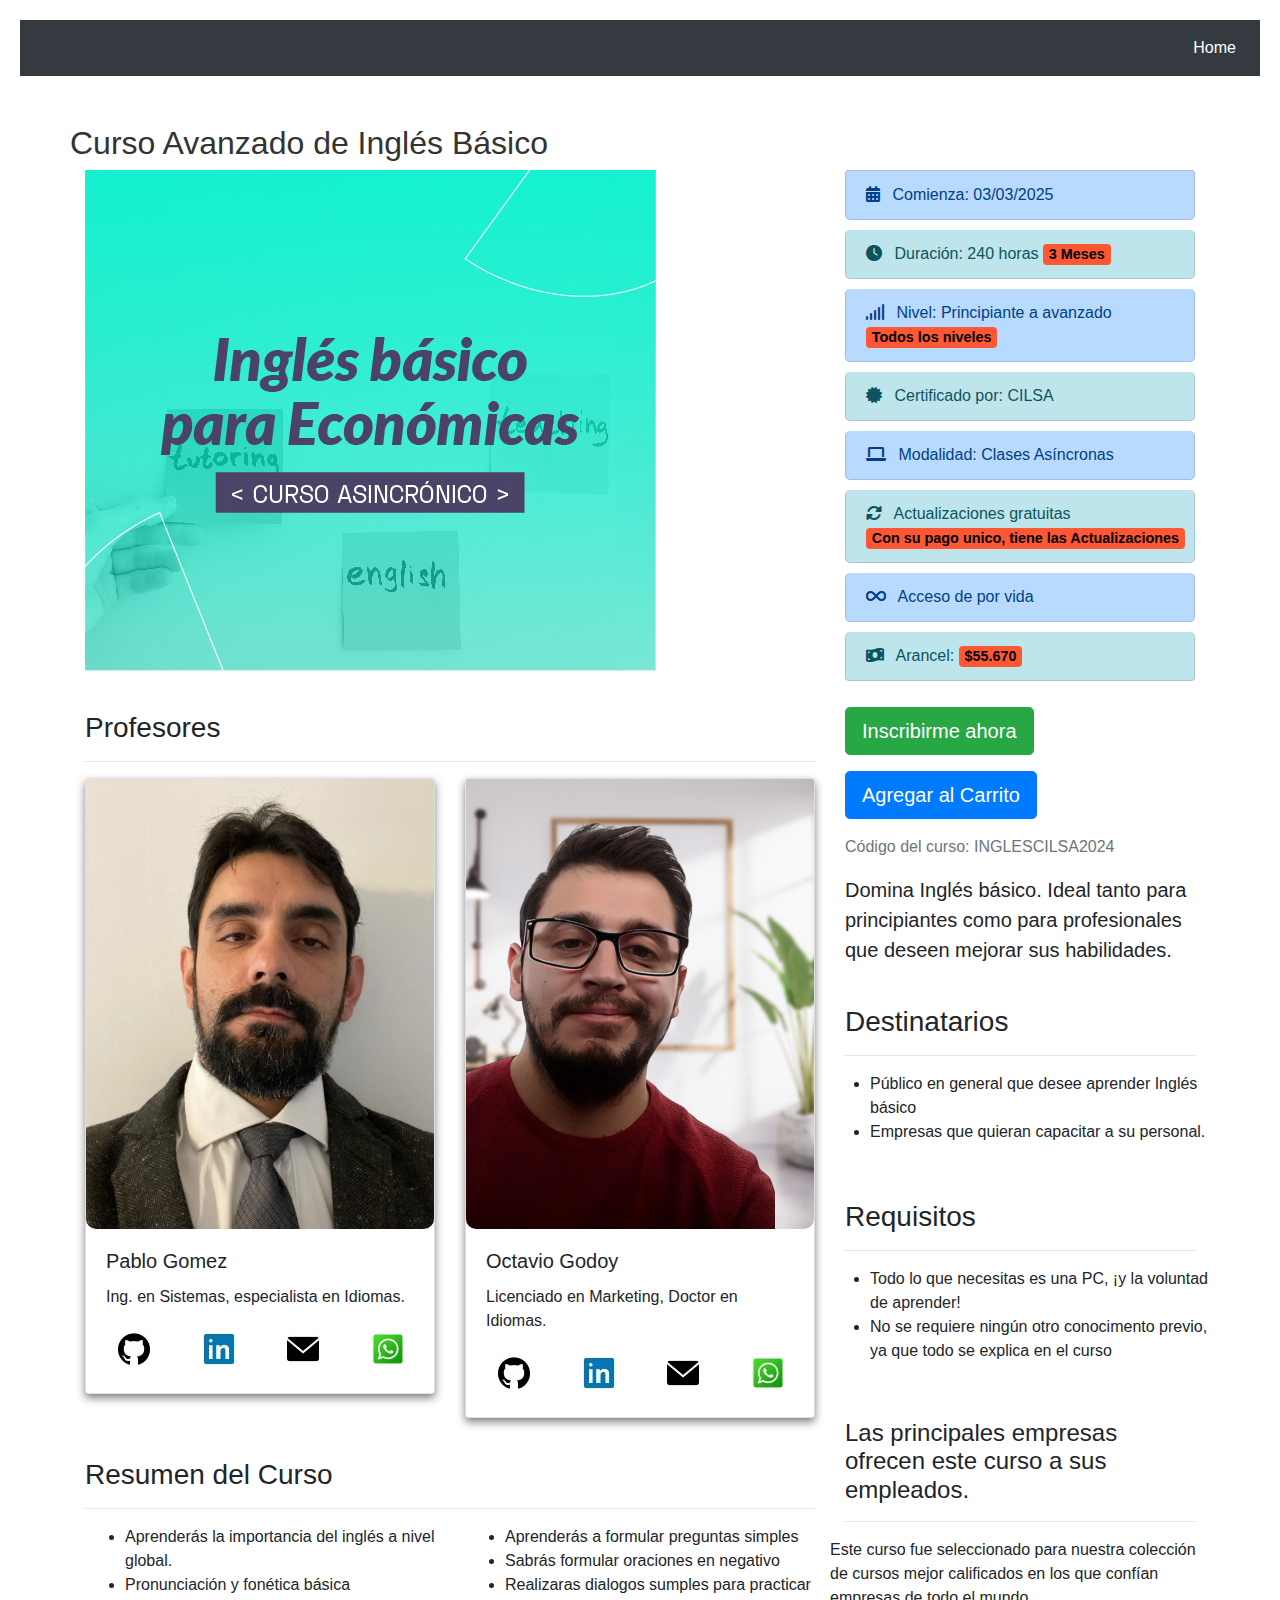
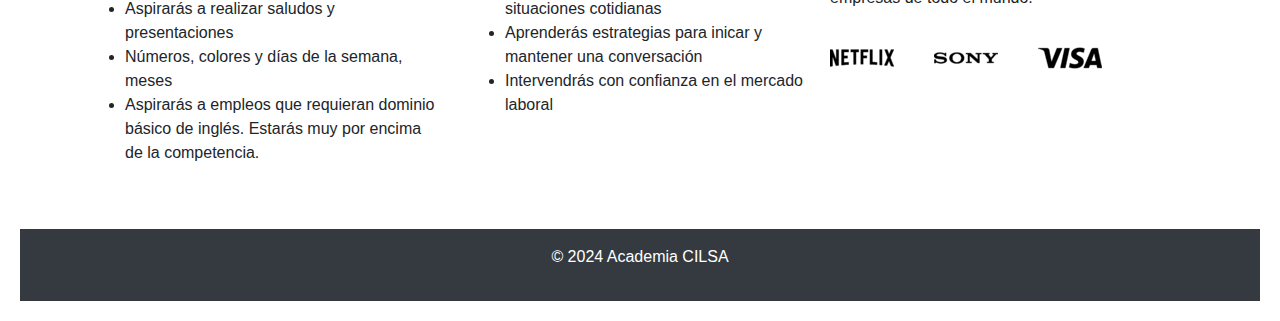
<file: frontend/cursos/CursoInglesBasico.html>
<!DOCTYPE html>
<html lang="es">
<head>
    <meta charset="UTF-8">
    <meta http-equiv="X-UA-Compatible" content="IE=edge">
    <meta name="viewport" content="width=device-width, initial-scale=1.0">
    <title>Detalle del Curso de Inglés Básico para Económicas</title>
    <link rel="stylesheet" href="/frontend/public/estilos/style.css">
    <!-- Enlace a Bootstrap CSS -->
    <link href="https://stackpath.bootstrapcdn.com/bootstrap/4.5.2/css/bootstrap.min.css" rel="stylesheet">

    
</head>
<body>
    
    
    <!-- Navegación -->
    <nav class="navbar navbar-expand-lg navbar-dark bg-dark">
        <!-- <a class="navbar-brand" href="#">Academia CILSA</a>
        <button class="navbar-toggler" type="button" data-toggle="collapse" data-target="#navbarNav" aria-controls="navbarNav" aria-expanded="false" aria-label="Toggle navigation">
            <span class="navbar-toggler-icon"></span>
        </button> -->
        <div class="collapse navbar-collapse" id="navbarNav">
            <ul class="navbar-nav ml-auto">
                <li class="nav-item active">
                    <a class="nav-link" href="/frontend/index.html">Home</a>
                </li>
            </ul>
        </div>
    </nav>

    <!-- Detalle del curso -->
    <div class="container mt-5">
        <div class="row">
            <h2>Curso Avanzado de Inglés Básico</h2>
            <hr class="hr hr-blurry" />

            <div class="col-md-8">    
                <!-- Imagen del curso -->
                <img src="/frontend/public/imagenes/Ingles-04.jpg" class="img-fluid" alt="Curso de Inglés">
                
                <!-- Profesores -->
                <h3 class="margin-h3">Profesores</h3>
                <hr class="hr hr-blurry" />
                <div class="row">
                    <div class="col-sm-6">
                        <div class="card ">
                            <img src="/frontend/public/imagenes/fotoPabloGomez.jpeg" class="card-img-top img-custom" alt="Fotograía de Pablo Gomez">
                            <div class="card-body">
                            <h5 class="card-title">Pablo Gomez</h5>
                            <p class="card-text">Ing. en Sistemas, especialista en Idiomas.</p>
                            <!-- Enlaces a redes sociales, mail y whatsapp-->
                            <div class="row">
                                <div class="col-sm-3">
                                    <a class="nav-link pl-2 pr-1 mx-1 py-3 my-n2" href="https://github.com/PabloGomez" target="_blank" rel="noopener" aria-label="GitHub">
                                        <img src="/frontend/public/imagenes/github-logo (32 x 32).jpg" alt="GitHub">                                        
                                    </a>
                                </div>
                                <div class="col-sm-3">
                                    <a class="nav-link pl-2 pr-1 mx-1 py-3 my-n2" href="https://www.linkedin.com/in/pablo-gomez/" target="_blank" rel="noopener" aria-label="Linkedin">
                                        <img src="/frontend/public/imagenes/linkedin-logo (32 x 32).jpg" alt="Linkedin">
                                    </a>
                                </div>
                                <div class="col-sm-3">
                                    <a class="nav-link pl-2 pr-1 mx-1 py-3 my-n2" href="mailto:pablo-gomez@gmail.com" target="_blank" rel="noopener" aria-label="email">
                                        <img src="/frontend/public/imagenes/mail-logo (32 x 32).jpg" alt="email"> 
                                    </a>
                                </div>                                  
                                <div class="col-sm-3">
                                    <a class="nav-link pl-2 pr-1 mx-1 py-3 my-n2" href="https://wa.me/54931150575132" target="_blank" rel="noopener" aria-label="WhatsApp">
                                        <img src="/frontend/public/imagenes/whatsapp-logo (32 x 32).jpg" alt="WhatsApp"> 
                                    </a>
                                </div>
                            </div>                            
                            </div>
                        </div>
                    </div>
                    <div class="col-sm-6">
                        <div class="card">
                            <img src="/frontend/public/imagenes/fotoOctavioGodoy.jpeg" class="card-img-top img-custom" alt="Fotografía de Octavio Godoy">
                            <div class="card-body">
                            <h5 class="card-title">Octavio Godoy</h5>
                            <p class="card-text">Licenciado en Marketing, Doctor en Idiomas.</p>
                            <!-- Enlaces a redes sociales, mail y whatsapp-->
                            <div class="row">
                                <div class="col-sm-3">
                                    <a class="nav-link pl-2 pr-1 mx-1 py-3 my-n2" href="https://github.com/octa13" target="_blank" rel="noopener" aria-label="GitHub">
                                        <img src="/frontend/public/imagenes/github-logo (32 x 32).jpg" alt="GitHub">                                        
                                    </a>
                                </div>
                                <div class="col-sm-3">
                                    <a class="nav-link pl-2 pr-1 mx-1 py-3 my-n2" href="https://www.linkedin.com/in/octavio-godoy" target="_blank" rel="noopener" aria-label="Linkedin">
                                        <img src="/frontend/public/imagenes/linkedin-logo (32 x 32).jpg" alt="Linkedin"> 
                                    </a>
                                </div>
                                <div class="col-sm-3">
                                    <a class="nav-link pl-2 pr-1 mx-1 py-3 my-n2" href="mailto:octagodoy13@gmail.com" target="_blank" rel="noopener" aria-label="email">
                                        <img src="/frontend/public/imagenes/mail-logo (32 x 32).jpg" alt="email"> 
                                    </a>
                                </div>                                  
                                <div class="col-sm-3">
                                    <a class="nav-link pl-2 pr-1 mx-1 py-3 my-n2" href="https://wa.me/5493478941526" target="_blank" rel="noopener" aria-label="WhatsApp">
                                        <img src="/frontend/public/imagenes/whatsapp-logo (32 x 32).jpg" alt="WhatsApp">
                                    </a>
                                </div>
                            </div>                            
                            </div>
                        </div>
                    </div>
                </div>

                <!-- Resumen del curso -->
                <h3 class="margin-h3">Resumen del Curso</h3>
                <hr class="hr hr-blurry" />
                <div class="row">
                    <div class="col-sm-6">
                        <ul>
                            <li>Aprenderás la importancia del inglés a nivel global.</li>
                            <li>Pronunciación y fonética básica</li>
                            <li>Aspirarás a realizar saludos y presentaciones</li>
                            <li>Números, colores y días de la semana, meses</li>
                            <li>Aspirarás a empleos que requieran dominio básico de inglés. Estarás muy por encima de la competencia.</li>
                        </ul>
                    </div>
                    <div class="col-sm-6">
                        <ul>
                            <li>Aprenderás a formular preguntas simples</li>
                            <li>Sabrás formular oraciones en negativo</li>
                            <li>Realizaras dialogos sumples para practicar situaciones cotidianas</li>
                            <li>Aprenderás estrategias para inicar y mantener una conversación</li>
                            <li>Intervendrás con confianza en el mercado laboral</li>
                        </ul>
                    </div>
                </div> 
            </div>

            <!-- Información del curso -->
            <div class="col-md-4">
                
                <link rel="stylesheet" href="https://cdnjs.cloudflare.com/ajax/libs/font-awesome/6.0.0-beta3/css/all.min.css">
                <!-- Detalles adicionales del curso -->
                <ul class="list-group">
                    <li class="list-group-item list-group-item-primary"><i class="fas fa-calendar-alt"></i> Comienza: 03/03/2025</li>
                    <li class="list-group-item list-group-item-info"><i class="fas fa-clock"></i> Duraci&oacute;n: 240 horas <span class="badge badge-custom">3 Meses</span></li>
                    <li class="list-group-item list-group-item-primary"><i class="fas fa-signal"></i> Nivel: Principiante a avanzado <span class="badge badge-custom">Todos los niveles</span></li>
                    <li class="list-group-item list-group-item-info"><i class="fas fa-certificate"></i> Certificado por: CILSA</li>
                    <li class="list-group-item list-group-item-primary"><i class="fas fa-laptop"></i> Modalidad: Clases As&iacute;ncronas</li>
                    <li class="list-group-item list-group-item-info"><i class="fas fa-sync-alt"></i> Actualizaciones gratuitas <span class="badge badge-custom">Con su pago unico, tiene las Actualizaciones</span></li>
                    <li class="list-group-item list-group-item-primary"><i class="fas fa-infinity"></i> Acceso de por vida</li>
                    <li class="list-group-item list-group-item-info"><i class="fas fa-money-bill-wave"></i> Arancel: <span class="badge badge-custom">$55.670</span></li>
                </ul>

                <!-- Botón de compra -->
                <div class="my-3">
                    <button class="btn btn-success btn-lg color-button" onclick="window.location.href='/frontend/views/contact.html'">Inscribirme ahora</button>
                </div>

                 <!-- Botón para agregar al carrito -->
                 <div class="my-3">
                    <button id="addToCartButton" class="btn btn-primary btn-lg color-button">Agregar al Carrito</button>
                </div>


                <p class="text-muted">Código del curso: INGLESCILSA2024</p>
                <p class="lead">Domina Inglés básico. Ideal tanto para principiantes como para profesionales que deseen mejorar sus habilidades.</p>
                
                <!-- Destinatarios del curso -->
                <h3 class="margin-h3">Destinatarios</h3>
                <hr class="hr hr-blurry" />
                <div class="row">                   
                    <ul>
                        <li>Público en general que desee aprender Inglés básico</li>
                        <li>Empresas que quieran capacitar a su personal.</li>
                    </ul>
                </div>

                <!-- Requisitos del curso -->
                <h3 class="margin-h3">Requisitos</h3>
                <hr class="hr hr-blurry" />
                <div class="row">                   
                    <ul>
                        <li>Todo lo que necesitas es una PC, ¡y la voluntad de aprender!</li>
                        <li>No se requiere ningún otro conocimento previo, ya que todo se explica en el curso</li>
                    </ul>
                </div>

                <!-- Empresas que se capacitan-->
                <!--<div class="div-border">-->
                <h4 class="margin-h3">Las principales empresas ofrecen este curso a sus empleados.</h3>
                <hr class="hr hr-blurry" />
                <div class="row">                   
                    <p>Este curso fue seleccionado para nuestra colección de cursos mejor calificados en los que confían empresas de todo el mundo.</p>
                    <div class="row div-style">
                        <div class="col-md-4">
                            <img src="/frontend/public/imagenes/netflix_logo (64 x 64).png" alt="Netflix">
                        </div>
                        <div class="col-md-4">
                            <img src="/frontend/public/imagenes/sony_logo (64 x 64).png" alt="Sony">
                        </div>
                        <div class="col-md-4">
                            <img src="/frontend/public/imagenes/visa_logo (64 x 64).png" alt="Visa">
                        </div>
                        <div class="col-md-4"></div>
                           
                        </div> 
                    </div>
                </div>
               <!-- </div>-->
                    
                </div>
            </div>
            </div>
        </div>
    </div>

    <!-- Footer -->
    <footer class="bg-dark text-white text-center py-3 mt-5">
        <p>&copy; 2024 Academia CILSA</p>
    </footer>

    <!-- Enlace a Bootstrap JS y dependencias -->
    <script src="https://code.jquery.com/jquery-3.5.1.slim.min.js"></script>
    <script src="https://cdn.jsdelivr.net/npm/@popperjs/core@2.9.3/dist/umd/popper.min.js"></script>
    <script src="https://stackpath.bootstrapcdn.com/bootstrap/4.5.2/js/bootstrap.min.js"></script>
</body>
</html>
</file>
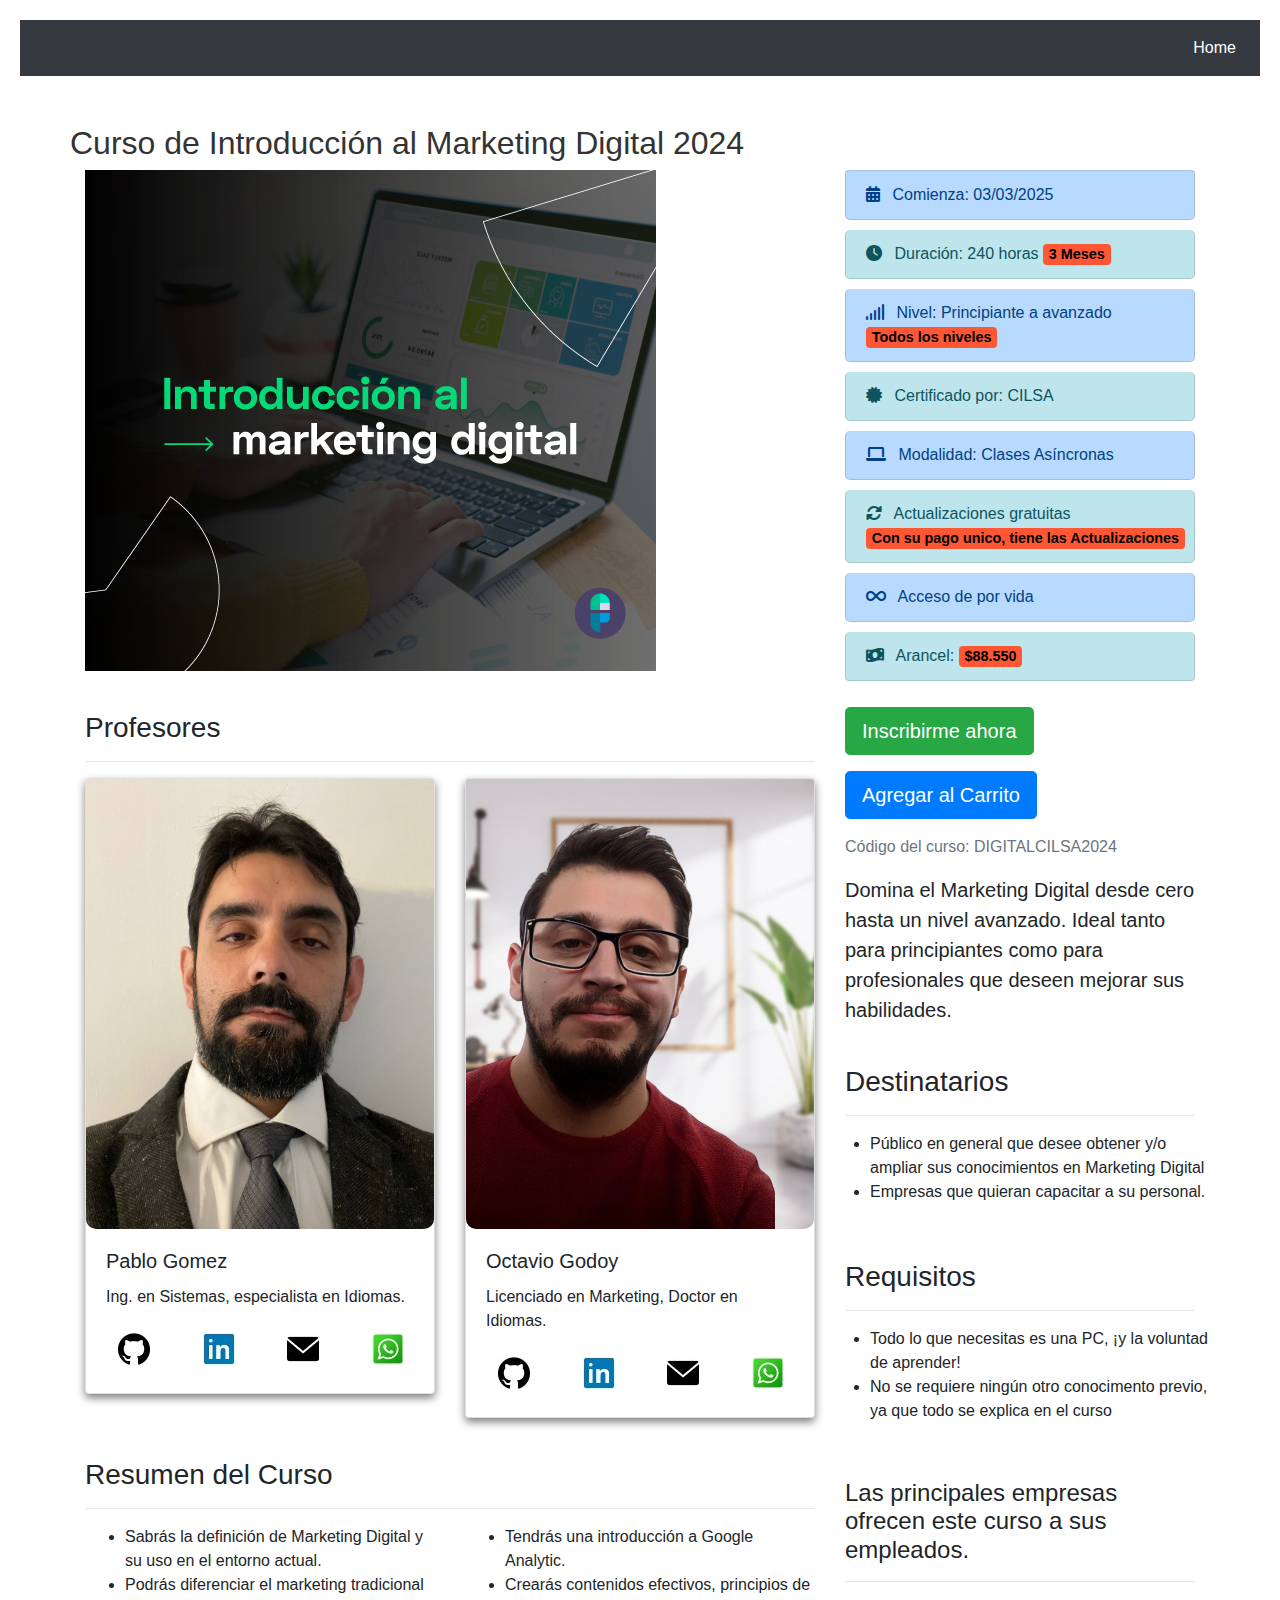
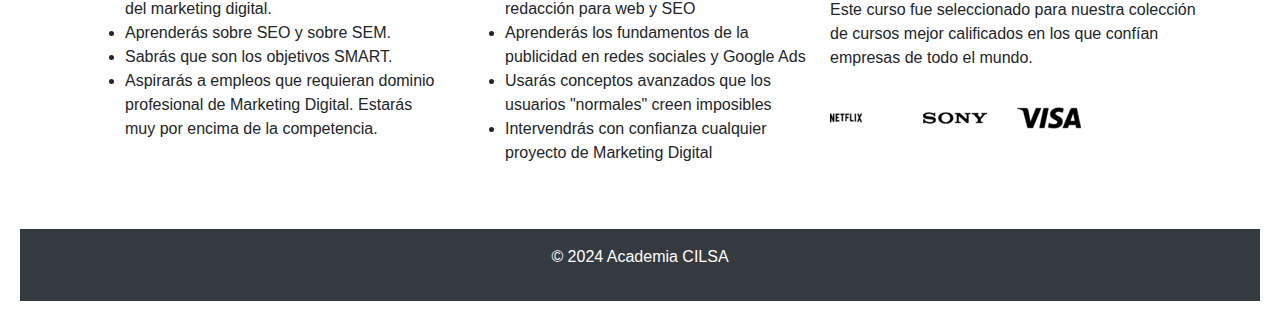
<file: frontend/cursos/CursoMarketingDigital.html>
<!DOCTYPE html>
<html lang="es">
<head>
    <meta charset="UTF-8">
    <meta http-equiv="X-UA-Compatible" content="IE=edge">
    <meta name="viewport" content="width=device-width, initial-scale=1.0">
    <title>Detalle del Curso de Introducción al Marketing Digital</title>
    <link rel="stylesheet" href="/frontend/public/estilos/style.css">
    <!-- Enlace a Bootstrap CSS -->
    <link href="https://stackpath.bootstrapcdn.com/bootstrap/4.5.2/css/bootstrap.min.css" rel="stylesheet">

    
   
</head>
<body>
    
    
    <!-- Navegación -->
    <nav class="navbar navbar-expand-lg navbar-dark bg-dark">
        <!-- <a class="navbar-brand" href="#">Academia CILSA</a>
        <button class="navbar-toggler" type="button" data-toggle="collapse" data-target="#navbarNav" aria-controls="navbarNav" aria-expanded="false" aria-label="Toggle navigation">
            <span class="navbar-toggler-icon"></span>
        </button> -->
        <div class="collapse navbar-collapse" id="navbarNav">
            <ul class="navbar-nav ml-auto">
                <li class="nav-item active">
                    <a class="nav-link" href="/frontend/index.html">Home</a>
                </li>
            </ul>
        </div>
    </nav>

    <!-- Detalle del curso -->
    <div class="container mt-5">
        <div class="row">
            <h2>Curso de Introducción al Marketing Digital 2024</h2>
            <hr class="hr hr-blurry" />

            <div class="col-md-8">    
                <!-- Imagen del curso -->
                <img src="/frontend/public/imagenes/CursoIntroMarketingDigital.jpg" class="img-fluid" alt="Curso de Introducción al Marketing Digital">
                
                <!-- Profesores -->
                <h3 class="margin-h3">Profesores</h3>
                <hr class="hr hr-blurry" />
                <div class="row">
                    <div class="col-sm-6">
                        <div class="card ">
                            <img src="/frontend/public/imagenes/fotoPabloGomez.jpeg" class="card-img-top img-custom" alt="Fotografía de Pablo Gomez">
                            <div class="card-body">
                            <h5 class="card-title">Pablo Gomez</h5>
                            <p class="card-text">Ing. en Sistemas, especialista en Idiomas.</p>
                            <!-- Enlaces a redes sociales, mail y whatsapp-->
                            <div class="row">
                                <div class="col-sm-3">
                                    <a class="nav-link pl-2 pr-1 mx-1 py-3 my-n2" href="https://github.com/PabloGomez" target="_blank" rel="noopener" aria-label="GitHub">
                                        <img src="/frontend/public/imagenes/github-logo (32 x 32).jpg" alt="GitHub">                                        
                                    </a>
                                </div>
                                <div class="col-sm-3">
                                    <a class="nav-link pl-2 pr-1 mx-1 py-3 my-n2" href="https://www.linkedin.com/in/pablo-gomez/" target="_blank" rel="noopener" aria-label="Linkedin">
                                        <img src="/frontend/public/imagenes/linkedin-logo (32 x 32).jpg" alt="Linkedin"> 
                                    </a>
                                </div>
                                <div class="col-sm-3">
                                    <a class="nav-link pl-2 pr-1 mx-1 py-3 my-n2" href="mailto:pablo-gomez@gmail.com" target="_blank" rel="noopener" aria-label="email">
                                        <img src="/frontend/public/imagenes/mail-logo (32 x 32).jpg" alt="email"> 
                                    </a>
                                </div>                                  
                                <div class="col-sm-3">
                                    <a class="nav-link pl-2 pr-1 mx-1 py-3 my-n2" href="https://wa.me/54931150575132" target="_blank" rel="noopener" aria-label="WhatsApp">
                                        <img src="/frontend/public/imagenes/whatsapp-logo (32 x 32).jpg" alt="WhatsApp"> 
                                    </a>
                                </div>
                            </div>                            
                            </div>
                        </div>
                    </div>
                    <div class="col-sm-6">
                        <div class="card">
                            <img src="/frontend/public/imagenes/fotoOctavioGodoy.jpeg" class="card-img-top img-custom" alt="Fotografía de Octavio Godoy">
                            <div class="card-body">
                            <h5 class="card-title">Octavio Godoy</h5>
                            <p class="card-text">Licenciado en Marketing, Doctor en Idiomas.</p>
                            <!-- Enlaces a redes sociales, mail y whatsapp-->
                            <div class="row">
                                <div class="col-sm-3">
                                    <a class="nav-link pl-2 pr-1 mx-1 py-3 my-n2" href="https://github.com/octa13" target="_blank" rel="noopener" aria-label="GitHub">
                                        <img src="/frontend/public/imagenes/github-logo (32 x 32).jpg" alt="GitHub">                                        
                                    </a>
                                </div>
                                <div class="col-sm-3">
                                    <a class="nav-link pl-2 pr-1 mx-1 py-3 my-n2" href="https://www.linkedin.com/in/octavio-godoy" target="_blank" rel="noopener" aria-label="Linkedin">
                                        <img src="/frontend/public/imagenes/linkedin-logo (32 x 32).jpg" alt="Linkedin"> 
                                    </a>
                                </div>
                                <div class="col-sm-3">
                                    <a class="nav-link pl-2 pr-1 mx-1 py-3 my-n2" href="mailto:octagodoy13@gmail.com" target="_blank" rel="noopener" aria-label="email">
                                        <img src="/frontend/public/imagenes/mail-logo (32 x 32).jpg" alt="email"> 
                                    </a>
                                </div>                                  
                                <div class="col-sm-3">
                                    <a class="nav-link pl-2 pr-1 mx-1 py-3 my-n2" href="https://wa.me/5493478941526" target="_blank" rel="noopener" aria-label="WhatsApp">
                                        <img src="/frontend/public/imagenes/whatsapp-logo (32 x 32).jpg" alt="WhatsApp">
                                    </a>
                                </div>
                            </div>                            
                            </div>
                        </div>
                    </div>
                </div>

                <!-- Resumen del curso -->
                <h3 class="margin-h3">Resumen del Curso</h3>
                <hr class="hr hr-blurry" />
                <div class="row">
                    <div class="col-sm-6">
                        <ul>
                            <li>Sabrás la definición de Marketing Digital y su uso en el entorno actual.</li>
                            <li>Podrás diferenciar el marketing tradicional del marketing digital.  </li>
                            <li>Aprenderás sobre SEO y sobre SEM.</li>
                            <li>Sabrás que son los objetivos SMART.</li>
                            <li>Aspirarás a empleos que requieran dominio profesional de Marketing Digital. Estarás muy por encima de la competencia.</li>
                        </ul>
                    </div>
                    <div class="col-sm-6">
                        <ul>
                            <li>Tendrás una introducción a Google Analytic.</li>
                            <li>Crearás contenidos efectivos, principios de redacción para web y SEO </li>
                            <li>Aprenderás los fundamentos de la publicidad en redes sociales y Google Ads</li>
                            <li>Usarás conceptos avanzados que los usuarios "normales" creen imposibles</li>
                            <li>Intervendrás con confianza cualquier proyecto de Marketing Digital</li>
                        </ul>
                    </div>
                </div> 
            </div>

            <!-- Información del curso -->
            <div class="col-md-4">
                
                <link rel="stylesheet" href="https://cdnjs.cloudflare.com/ajax/libs/font-awesome/6.0.0-beta3/css/all.min.css">
                <!-- Detalles adicionales del curso -->
                <ul class="list-group">
                    <li class="list-group-item list-group-item-primary"><i class="fas fa-calendar-alt"></i> Comienza: 03/03/2025</li>
                    <li class="list-group-item list-group-item-info"><i class="fas fa-clock"></i> Duraci&oacute;n: 240 horas <span class="badge badge-custom">3 Meses</span></li>
                    <li class="list-group-item list-group-item-primary"><i class="fas fa-signal"></i> Nivel: Principiante a avanzado <span class="badge badge-custom">Todos los niveles</span></li>
                    <li class="list-group-item list-group-item-info"><i class="fas fa-certificate"></i> Certificado por: CILSA</li>
                    <li class="list-group-item list-group-item-primary"><i class="fas fa-laptop"></i> Modalidad: Clases As&iacute;ncronas</li>
                    <li class="list-group-item list-group-item-info"><i class="fas fa-sync-alt"></i> Actualizaciones gratuitas <span class="badge badge-custom">Con su pago unico, tiene las Actualizaciones</span></li>
                    <li class="list-group-item list-group-item-primary"><i class="fas fa-infinity"></i> Acceso de por vida</li>
                    <li class="list-group-item list-group-item-info"><i class="fas fa-money-bill-wave"></i> Arancel: <span class="badge badge-custom">$88.550</span></li>
                </ul>

                <!-- Botón de compra -->
                <div class="my-3">
                    <button class="btn btn-success btn-lg color-button" onclick="window.location.href='/frontend/views/contact.html'">Inscribirme ahora</button>
                </div>

                 <!-- Botón para agregar al carrito -->
                 <div class="my-3">
                    <button id="addToCartButton" class="btn btn-primary btn-lg color-button">Agregar al Carrito</button>
                </div>


                <p class="text-muted">Código del curso: DIGITALCILSA2024</p>
                <p class="lead">Domina el Marketing Digital desde cero hasta un nivel avanzado. Ideal tanto para principiantes como para profesionales que deseen mejorar sus habilidades.</p>
                
                <!-- Destinatarios del curso -->
                <h3 class="margin-h3">Destinatarios</h3>
                <hr class="hr hr-blurry" />
                <div class="row">                   
                    <ul>
                        <li>Público en general que desee obtener y/o ampliar sus conocimientos en Marketing Digital</li>
                        <li>Empresas que quieran capacitar a su personal.</li>
                    </ul>
                </div>

                <!-- Requisitos del curso -->
                <h3 class="margin-h3">Requisitos</h3>
                <hr class="hr hr-blurry" />
                <div class="row">                   
                    <ul>
                        <li>Todo lo que necesitas es una PC, ¡y la voluntad de aprender!</li>
                        <li>No se requiere ningún otro conocimento previo, ya que todo se explica en el curso</li>
                    </ul>
                </div>

                <!-- Empresas que se capacitan-->
                <!--<div class="div-border">-->
                <h4 class="margin-h3">Las principales empresas ofrecen este curso a sus empleados.</h3>
                <hr class="hr hr-blurry" />
                <div class="row">                   
                    <p>Este curso fue seleccionado para nuestra colección de cursos mejor calificados en los que confían empresas de todo el mundo.</p>
                    <div class="row div-style">
                        <div class="col-md-4">
                            <img src="/frontend/public/imagenes/netflix_logo (32 x 32).png" alt="Netflix">
                        </div>
                        <div class="col-md-4">
                            <img src="/frontend/public/imagenes/sony_logo (64 x 64).png" alt="Sony">
                        </div>
                        <div class="col-md-4">
                            <img src="/frontend/public/imagenes/visa_logo (64 x 64).png" alt="Visa">
                        </div>
                        <div class="col-md-4"></div>
                           
                        </div> 
                    </div>
                </div>
               <!-- </div>-->
                    
                </div>
            </div>
            </div>
        </div>
    </div>

    <!-- Footer -->
    <footer class="bg-dark text-white text-center py-3 mt-5">
        <p>&copy; 2024 Academia CILSA</p>
    </footer>

    <!-- Enlace a Bootstrap JS y dependencias -->
    <script src="https://code.jquery.com/jquery-3.5.1.slim.min.js"></script>
    <script src="https://cdn.jsdelivr.net/npm/@popperjs/core@2.9.3/dist/umd/popper.min.js"></script>
    <script src="https://stackpath.bootstrapcdn.com/bootstrap/4.5.2/js/bootstrap.min.js"></script>
</body>
</html>
</file>
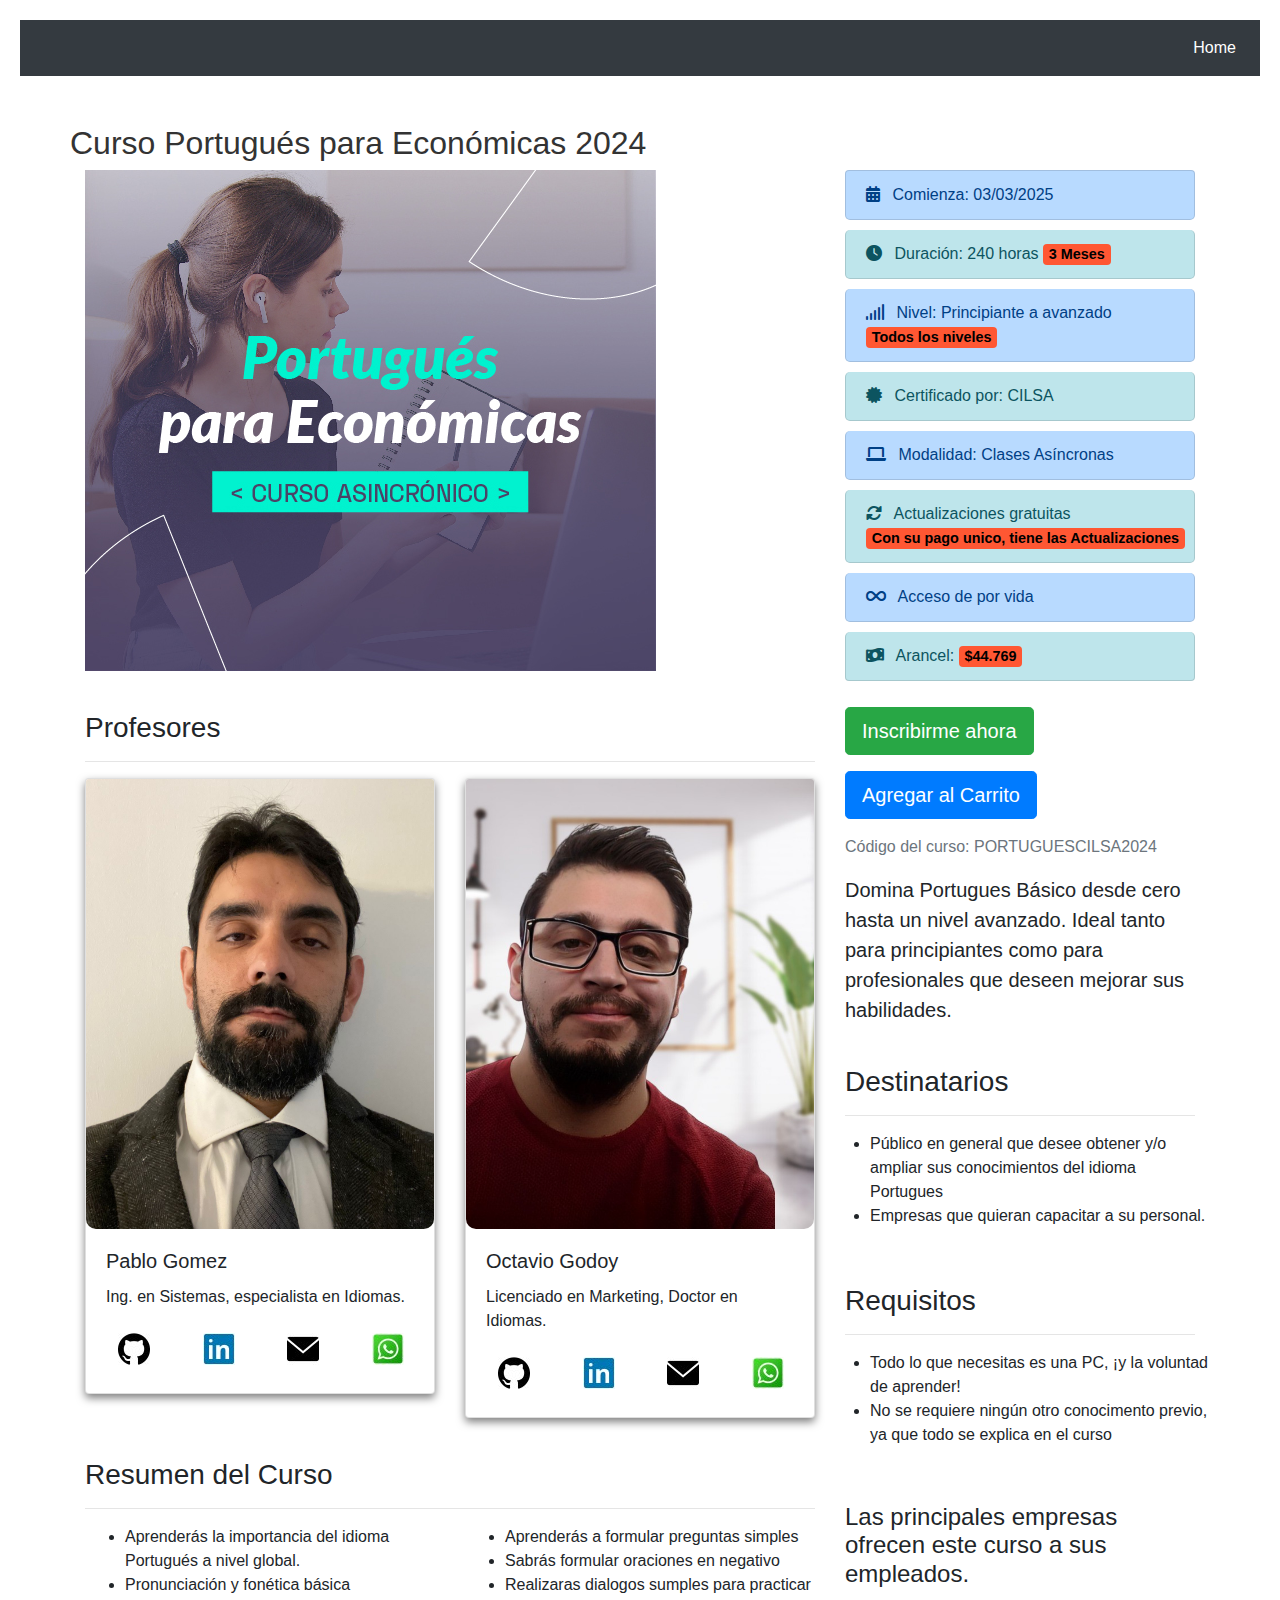
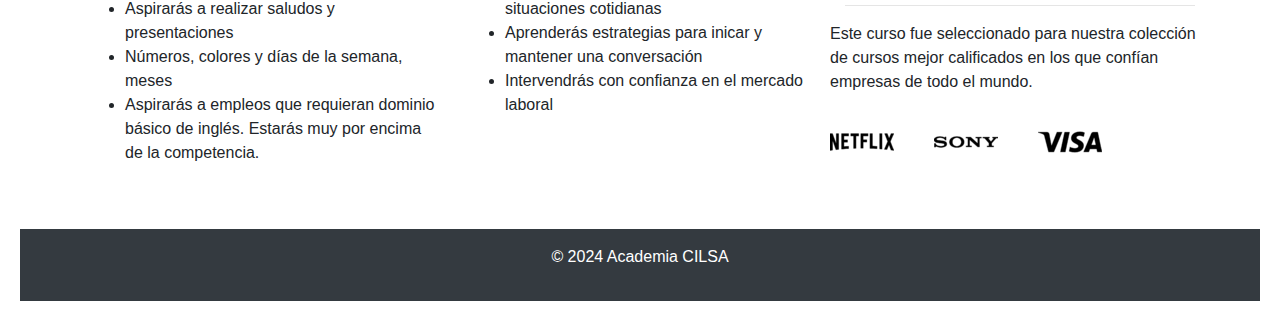
<file: frontend/cursos/CursoPortugues.html>
<!DOCTYPE html>
<html lang="es">
<head>
    <meta charset="UTF-8">
    <meta http-equiv="X-UA-Compatible" content="IE=edge">
    <meta name="viewport" content="width=device-width, initial-scale=1.0">
    <title>Detalle del Curso de Portugués para Económicas</title>
    <link rel="stylesheet" href="/frontend/public/estilos/style.css">
    <!-- Enlace a Bootstrap CSS -->
    <link href="https://stackpath.bootstrapcdn.com/bootstrap/4.5.2/css/bootstrap.min.css" rel="stylesheet">

    
</head>
<body>
    
    
    <!-- Navegación -->
    <nav class="navbar navbar-expand-lg navbar-dark bg-dark">
        <!-- <a class="navbar-brand" href="#">Academia CILSA</a>
        <button class="navbar-toggler" type="button" data-toggle="collapse" data-target="#navbarNav" aria-controls="navbarNav" aria-expanded="false" aria-label="Toggle navigation">
            <span class="navbar-toggler-icon"></span>
        </button> -->
        <div class="collapse navbar-collapse" id="navbarNav">
            <ul class="navbar-nav ml-auto">
                <li class="nav-item active">
                    <a class="nav-link" href="/frontend/index.html">Home</a>
                </li>
            </ul>
        </div>
    </nav>

    <!-- Detalle del curso -->
    <div class="container mt-5">
        <div class="row">
            <h2>Curso Portugués para Económicas 2024</h2>
            <hr class="hr hr-blurry" />

            <div class="col-md-8">    
                <!-- Imagen del curso -->
                <img src="/frontend/public/imagenes/Curso-Portugues.jpg" class="img-fluid" alt="Curso de Portugués">
                
                <!-- Profesores -->
                <h3 class="margin-h3">Profesores</h3>
                <hr class="hr hr-blurry" />
                <div class="row">
                    <div class="col-sm-6">
                        <div class="card ">
                            <img src="/frontend/public/imagenes/fotoPabloGomez.jpeg" class="card-img-top img-custom" alt="Fotografía de Pablo Gomez">
                            <div class="card-body">
                            <h5 class="card-title">Pablo Gomez</h5>
                            <p class="card-text">Ing. en Sistemas, especialista en Idiomas.</p>
                            <!-- Enlaces a redes sociales, mail y whatsapp-->
                            <div class="row">
                                <div class="col-sm-3">
                                    <a class="nav-link pl-2 pr-1 mx-1 py-3 my-n2" href="https://github.com/PabloGomez" target="_blank" rel="noopener" aria-label="GitHub">
                                        <img src="/frontend/public/imagenes/github-logo (32 x 32).jpg" alt="GitHub">                                        
                                    </a>
                                </div>
                                <div class="col-sm-3">
                                    <a class="nav-link pl-2 pr-1 mx-1 py-3 my-n2" href="https://www.linkedin.com/in/pablo-gomez/" target="_blank" rel="noopener" aria-label="Linkedin">
                                        <img src="/frontend/public/imagenes/linkedin-logo (32 x 32).jpg" alt="Linkedin"> 
                                    </a>
                                </div>
                                <div class="col-sm-3">
                                    <a class="nav-link pl-2 pr-1 mx-1 py-3 my-n2" href="mailto:pablo-gomez@gmail.com" target="_blank" rel="noopener" aria-label="email">
                                        <img src="/frontend/public/imagenes/mail-logo (32 x 32).jpg" alt="email"> 
                                    </a>
                                </div>                                  
                                <div class="col-sm-3">
                                    <a class="nav-link pl-2 pr-1 mx-1 py-3 my-n2" href="https://wa.me/54931150575132" target="_blank" rel="noopener" aria-label="WhatsApp">
                                        <img src="/frontend/public/imagenes/whatsapp-logo (32 x 32).jpg" alt="WhatsApp"> 
                                    </a>
                                </div>
                            </div>                            
                            </div>
                        </div>
                    </div>
                    <div class="col-sm-6">
                        <div class="card">
                            <img src="/frontend/public/imagenes/fotoOctavioGodoy.jpeg" class="card-img-top img-custom" alt="Fotografía de Octavio Godoy">
                            <div class="card-body">
                            <h5 class="card-title">Octavio Godoy</h5>
                            <p class="card-text">Licenciado en Marketing, Doctor en Idiomas.</p>
                            <!-- Enlaces a redes sociales, mail y whatsapp-->
                            <div class="row">
                                <div class="col-sm-3">
                                    <a class="nav-link pl-2 pr-1 mx-1 py-3 my-n2" href="https://github.com/octa13" target="_blank" rel="noopener" aria-label="GitHub">
                                        <img src="/frontend/public/imagenes/github-logo (32 x 32).jpg" alt="GitHub">                                        
                                    </a>
                                </div>
                                <div class="col-sm-3">
                                    <a class="nav-link pl-2 pr-1 mx-1 py-3 my-n2" href="https://www.linkedin.com/in/octavio-godoy" target="_blank" rel="noopener" aria-label="Linkedin">
                                        <img src="/frontend/public/imagenes/linkedin-logo (32 x 32).jpg" alt="Linkedin"> 
                                    </a>
                                </div>
                                <div class="col-sm-3">
                                    <a class="nav-link pl-2 pr-1 mx-1 py-3 my-n2" href="mailto:octagodoy13@gmail.com" target="_blank" rel="noopener" aria-label="email">
                                        <img src="/frontend/public/imagenes/mail-logo (32 x 32).jpg" alt="email"> 
                                    </a>
                                </div>                                  
                                <div class="col-sm-3">
                                    <a class="nav-link pl-2 pr-1 mx-1 py-3 my-n2" href="https://wa.me/5493478941526" target="_blank" rel="noopener" aria-label="WhatsApp">
                                        <img src="/frontend/public/imagenes/whatsapp-logo (32 x 32).jpg" alt="WhatsApp">
                                    </a>
                                </div>
                            </div>                            
                            </div>
                        </div>
                    </div>
                </div>

                <!-- Resumen del curso -->
                <h3 class="margin-h3">Resumen del Curso</h3>
                <hr class="hr hr-blurry" />
                <div class="row">
                    <div class="col-sm-6">
                        <ul>
                            <li>Aprenderás la importancia del idioma Portugués a nivel global.</li>
                            <li>Pronunciación y fonética básica</li>
                            <li>Aspirarás a realizar saludos y presentaciones</li>
                            <li>Números, colores y días de la semana, meses</li>
                            <li>Aspirarás a empleos que requieran dominio básico de inglés. Estarás muy por encima de la competencia.</li>
                            
                        </ul>
                    </div>
                    <div class="col-sm-6">
                        <ul>
                            <li>Aprenderás a formular preguntas simples</li>
                            <li>Sabrás formular oraciones en negativo</li>
                            <li>Realizaras dialogos sumples para practicar situaciones cotidianas</li>
                            <li>Aprenderás estrategias para inicar y mantener una conversación</li>
                            <li>Intervendrás con confianza en el mercado laboral</li>
                        </ul>
                    </div>
                </div> 
            </div>

            <!-- Información del curso -->
            <div class="col-md-4">
                
                <link rel="stylesheet" href="https://cdnjs.cloudflare.com/ajax/libs/font-awesome/6.0.0-beta3/css/all.min.css">
                <!-- Detalles adicionales del curso -->
                <ul class="list-group">
                    <li class="list-group-item list-group-item-primary"><i class="fas fa-calendar-alt"></i> Comienza: 03/03/2025</li>
                    <li class="list-group-item list-group-item-info"><i class="fas fa-clock"></i> Duraci&oacute;n: 240 horas <span class="badge badge-custom">3 Meses</span></li>
                    <li class="list-group-item list-group-item-primary"><i class="fas fa-signal"></i> Nivel: Principiante a avanzado <span class="badge badge-custom">Todos los niveles</span></li>
                    <li class="list-group-item list-group-item-info"><i class="fas fa-certificate"></i> Certificado por: CILSA</li>
                    <li class="list-group-item list-group-item-primary"><i class="fas fa-laptop"></i> Modalidad: Clases As&iacute;ncronas</li>
                    <li class="list-group-item list-group-item-info"><i class="fas fa-sync-alt"></i> Actualizaciones gratuitas <span class="badge badge-custom">Con su pago unico, tiene las Actualizaciones</span></li>
                    <li class="list-group-item list-group-item-primary"><i class="fas fa-infinity"></i> Acceso de por vida</li>
                    <li class="list-group-item list-group-item-info"><i class="fas fa-money-bill-wave"></i> Arancel: <span class="badge badge-custom">$44.769</span></li>
                </ul>

                <!-- Botón de compra -->
                <div class="my-3">
                    <button class="btn btn-success btn-lg color-button" onclick="window.location.href='/frontend/views/contact.html'">Inscribirme ahora</button>
                </div>

                 <!-- Botón para agregar al carrito -->
                 <div class="my-3">
                    <button id="addToCartButton" class="btn btn-primary btn-lg color-button">Agregar al Carrito</button>
                </div>


                <p class="text-muted">Código del curso: PORTUGUESCILSA2024</p>
                <p class="lead">Domina Portugues Básico desde cero hasta un nivel avanzado. Ideal tanto para principiantes como para profesionales que deseen mejorar sus habilidades.</p>
                
                <!-- Destinatarios del curso --> 
                <h3 class="margin-h3">Destinatarios</h3>
                <hr class="hr hr-blurry" />
                <div class="row">                   
                    <ul>
                        <li>Público en general que desee obtener y/o ampliar sus conocimientos del idioma Portugues</li>
                        <li>Empresas que quieran capacitar a su personal.</li>
                    </ul>
                </div>

                <!-- Requisitos del curso -->
                <h3 class="margin-h3">Requisitos</h3>
                <hr class="hr hr-blurry" />
                <div class="row">                   
                    <ul>
                        <li>Todo lo que necesitas es una PC, ¡y la voluntad de aprender!</li>
                        <li>No se requiere ningún otro conocimento previo, ya que todo se explica en el curso</li>
                    </ul>
                </div>

                <!-- Empresas que se capacitan-->
                <!--<div class="div-border">-->
                <h4 class="margin-h3">Las principales empresas ofrecen este curso a sus empleados.</h3>
                <hr class="hr hr-blurry" />
                <div class="row">                   
                    <p>Este curso fue seleccionado para nuestra colección de cursos mejor calificados en los que confían empresas de todo el mundo.</p>
                    <div class="row div-style">
                        <div class="col-md-4">
                            <img src="/frontend/public/imagenes/netflix_logo (64 x 64).png" alt="Netflix">
                        </div>
                        <div class="col-md-4">
                            <img src="/frontend/public/imagenes/sony_logo (64 x 64).png" alt="Sony">
                        </div>
                        <div class="col-md-4">
                            <img src="/frontend/public/imagenes/visa_logo (64 x 64).png" alt="Visa">
                        </div>
                        <div class="col-md-4"></div>
                           
                        </div> 
                    </div>
                </div>
               <!-- </div>-->
                    
                </div>
            </div>
            </div>
        </div>
    </div>

    <!-- Footer -->
    <footer class="bg-dark text-white text-center py-3 mt-5">
        <p>&copy; 2024 Academia CILSA</p>
    </footer>

    <!-- Enlace a Bootstrap JS y dependencias -->
    <script src="https://code.jquery.com/jquery-3.5.1.slim.min.js"></script>
    <script src="https://cdn.jsdelivr.net/npm/@popperjs/core@2.9.3/dist/umd/popper.min.js"></script>
    <script src="https://stackpath.bootstrapcdn.com/bootstrap/4.5.2/js/bootstrap.min.js"></script>
</body>
</html>
</file>
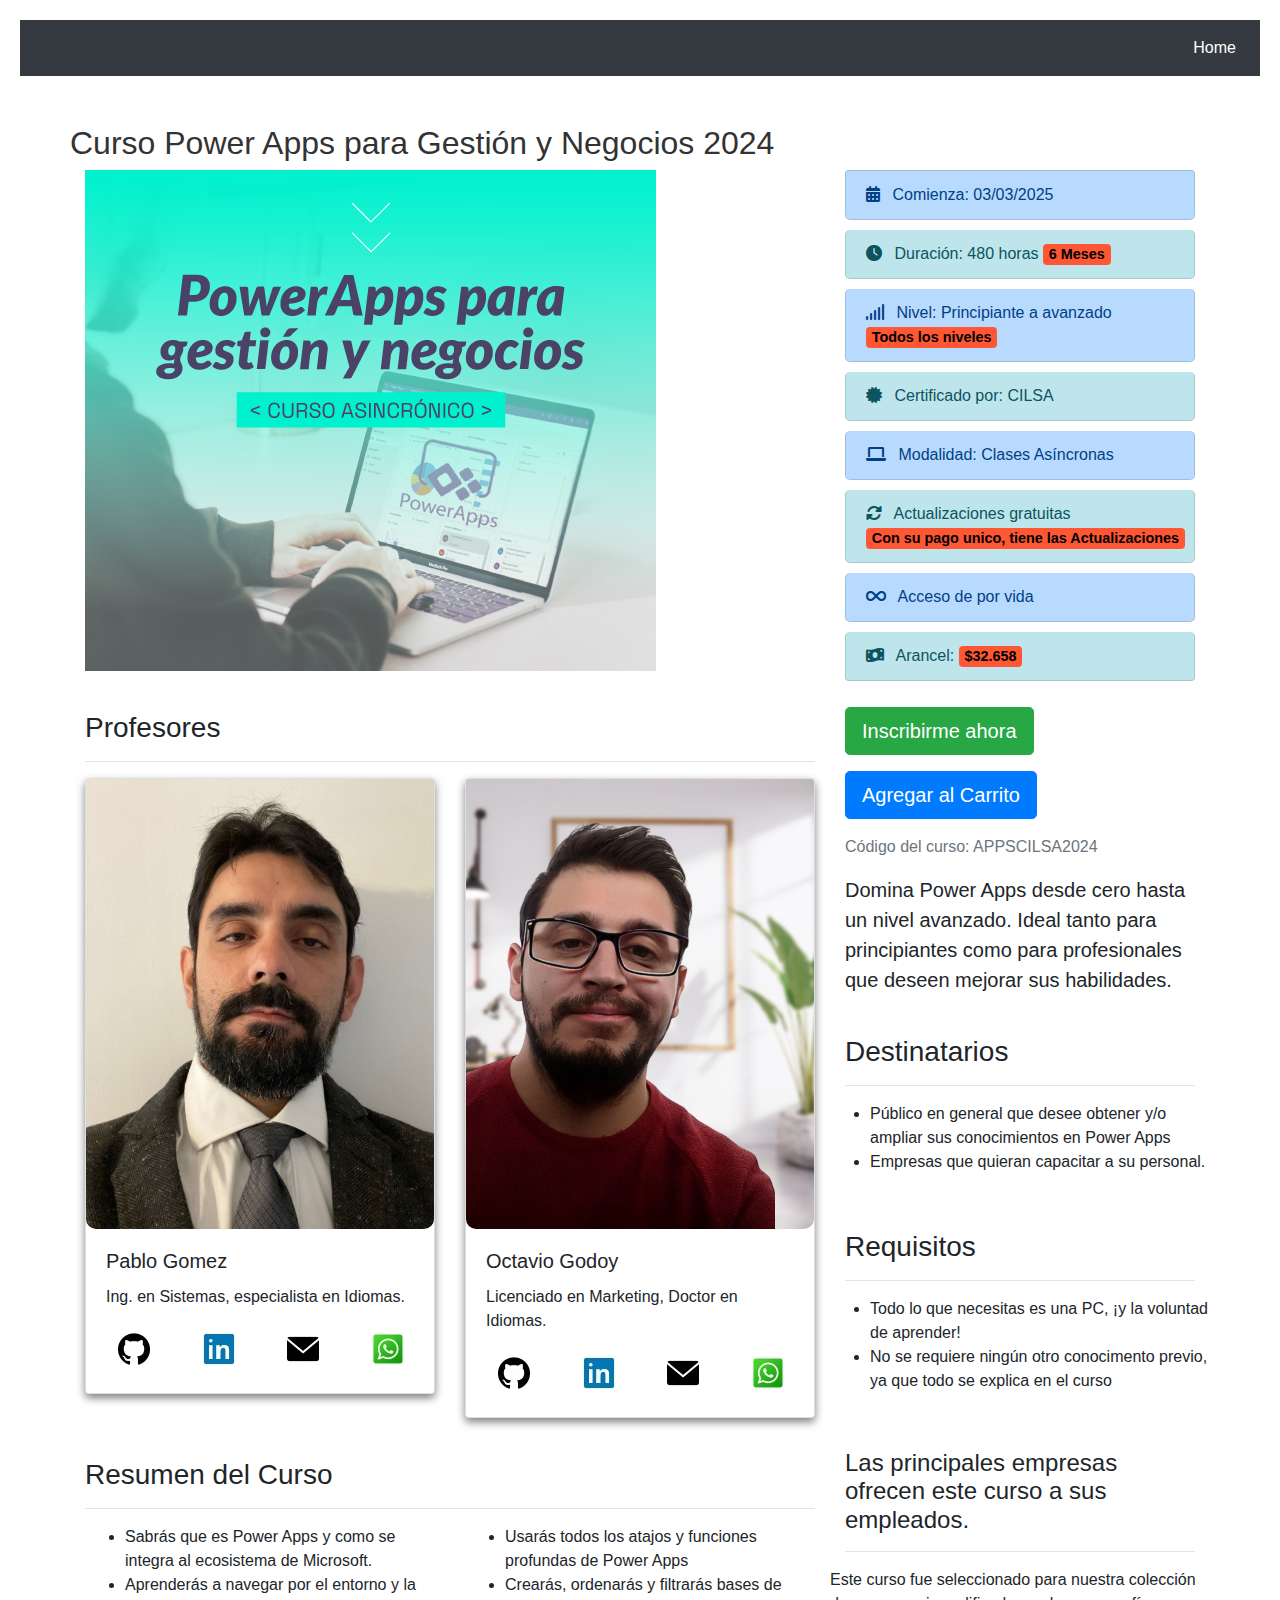
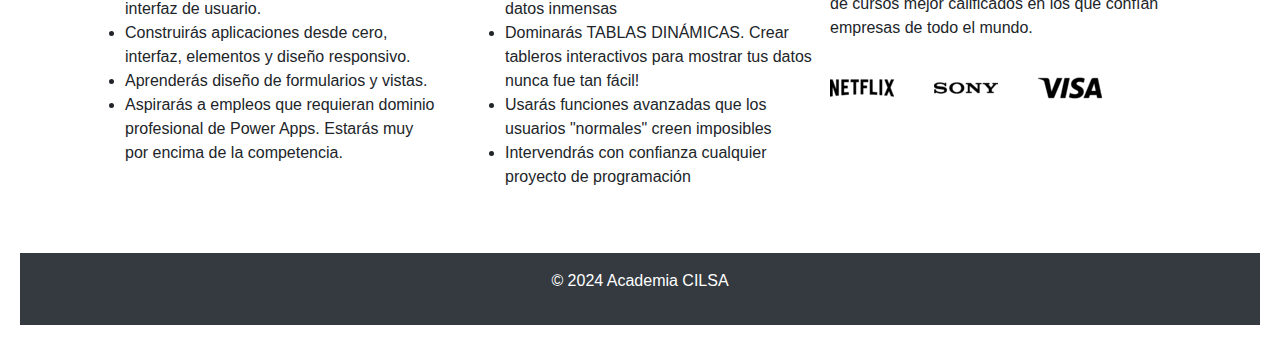
<file: frontend/cursos/CursoPowerApps.html>
<!DOCTYPE html>
<html lang="es">
<head>
    <meta charset="UTF-8">
    <meta http-equiv="X-UA-Compatible" content="IE=edge">
    <meta name="viewport" content="width=device-width, initial-scale=1.0">
    <title>Detalle del Curso de Power Apps</title>
    <link rel="stylesheet" href="/frontend/public/estilos/style.css">
    <!-- Enlace a Bootstrap CSS -->
    <link href="https://stackpath.bootstrapcdn.com/bootstrap/4.5.2/css/bootstrap.min.css" rel="stylesheet">

    
   
</head>
<body>
    
    
    <!-- Navegación -->
    <nav class="navbar navbar-expand-lg navbar-dark bg-dark">
        <!-- <a class="navbar-brand" href="#">Academia CILSA</a>
        <button class="navbar-toggler" type="button" data-toggle="collapse" data-target="#navbarNav" aria-controls="navbarNav" aria-expanded="false" aria-label="Toggle navigation">
            <span class="navbar-toggler-icon"></span>
        </button> -->
        <div class="collapse navbar-collapse" id="navbarNav">
            <ul class="navbar-nav ml-auto">
                <li class="nav-item active">
                    <a class="nav-link" href="/frontend/index.html">Home</a>
                </li>
            </ul>
        </div>
    </nav>

    <!-- Detalle del curso -->
    <div class="container mt-5">
        <div class="row">
            <h2>Curso Power Apps para Gestión y Negocios 2024</h2>
            <hr class="hr hr-blurry" />

            <div class="col-md-8">    
                <!-- Imagen del curso -->
                <img src="/frontend/public/imagenes/Curso-Portada_PowerApps1.png" class="img-fluid" alt="Curso de Power Apps">
                
                <!-- Profesores -->
                <h3 class="margin-h3">Profesores</h3>
                <hr class="hr hr-blurry" />
                <div class="row">
                    <div class="col-sm-6">
                        <div class="card ">
                            <img src="/frontend/public/imagenes/fotoPabloGomez.jpeg" class="card-img-top img-custom" alt="Fotografía de Pablo Gomez">
                            <div class="card-body">
                            <h5 class="card-title">Pablo Gomez</h5>
                            <p class="card-text">Ing. en Sistemas, especialista en Idiomas.</p>
                            <!-- Enlaces a redes sociales, mail y whatsapp-->
                            <div class="row">
                                <div class="col-sm-3">
                                    <a class="nav-link pl-2 pr-1 mx-1 py-3 my-n2" href="https://github.com/PabloGomez" target="_blank" rel="noopener" aria-label="GitHub">
                                        <img src="/frontend/public/imagenes/github-logo (32 x 32).jpg" alt="GitHub">                                        
                                    </a>
                                </div>
                                <div class="col-sm-3">
                                    <a class="nav-link pl-2 pr-1 mx-1 py-3 my-n2" href="https://www.linkedin.com/in/pablo-gomez/" target="_blank" rel="noopener" aria-label="Linkedin">
                                        <img src="/frontend/public/imagenes/linkedin-logo (32 x 32).jpg" alt="Linkedin"> 
                                    </a>
                                </div>
                                <div class="col-sm-3">
                                    <a class="nav-link pl-2 pr-1 mx-1 py-3 my-n2" href="mailto:pablo-gomez@gmail.com" target="_blank" rel="noopener" aria-label="email">
                                        <img src="/frontend/public/imagenes/mail-logo (32 x 32).jpg" alt="email"> 
                                    </a>
                                </div>                                  
                                <div class="col-sm-3">
                                    <a class="nav-link pl-2 pr-1 mx-1 py-3 my-n2" href="https://wa.me/54931150575132" target="_blank" rel="noopener" aria-label="WhatsApp">
                                        <img src="/frontend/public/imagenes/whatsapp-logo (32 x 32).jpg" alt="WhatsApp"> 
                                    </a>
                                </div>
                            </div>                            
                            </div>
                        </div>
                    </div>
                    <div class="col-sm-6">
                        <div class="card">
                            <img src="/frontend/public/imagenes/fotoOctavioGodoy.jpeg" class="card-img-top img-custom" alt="Fotografía de Octavio Godoy">
                            <div class="card-body">
                            <h5 class="card-title">Octavio Godoy</h5>
                            <p class="card-text">Licenciado en Marketing, Doctor en Idiomas.</p>
                            <!-- Enlaces a redes sociales, mail y whatsapp-->
                            <div class="row">
                                <div class="col-sm-3">
                                    <a class="nav-link pl-2 pr-1 mx-1 py-3 my-n2" href="https://github.com/octa13" target="_blank" rel="noopener" aria-label="GitHub">
                                        <img src="/frontend/public/imagenes/github-logo (32 x 32).jpg" alt="GitHub">                                        
                                    </a>
                                </div>
                                <div class="col-sm-3">
                                    <a class="nav-link pl-2 pr-1 mx-1 py-3 my-n2" href="https://www.linkedin.com/in/octavio-godoy" target="_blank" rel="noopener" aria-label="Linkedin">
                                        <img src="/frontend/public/imagenes/linkedin-logo (32 x 32).jpg" alt="Linkedin"> 
                                    </a>
                                </div>
                                <div class="col-sm-3">
                                    <a class="nav-link pl-2 pr-1 mx-1 py-3 my-n2" href="mailto:octagodoy13@gmail.com" target="_blank" rel="noopener" aria-label="email">
                                        <img src="/frontend/public/imagenes/mail-logo (32 x 32).jpg" alt="email"> 
                                    </a>
                                </div>                                  
                                <div class="col-sm-3">
                                    <a class="nav-link pl-2 pr-1 mx-1 py-3 my-n2" href="https://wa.me/5493478941526" target="_blank" rel="noopener" aria-label="WhatsApp">
                                        <img src="/frontend/public/imagenes/whatsapp-logo (32 x 32).jpg" alt="WhatsApp"> 
                                    </a>
                                </div>
                            </div>                            
                            </div>
                        </div>
                    </div>
                </div>

                <!-- Resumen del curso -->
                <h3 class="margin-h3">Resumen del Curso</h3>
                <hr class="hr hr-blurry" />
                <div class="row">
                    <div class="col-sm-6">
                        <ul>
                            <li>Sabrás que es Power Apps y como se integra al ecosistema de Microsoft.</li>
                            <li>Aprenderás a navegar por el entorno y la interfaz de usuario.</li>
                            <li>Construirás aplicaciones desde cero, interfaz, elementos y diseño responsivo.</li>
                            <li>Aprenderás diseño de formularios y vistas.</li>
                            <li>Aspirarás a empleos que requieran dominio profesional de Power Apps. Estarás muy por encima de la competencia.</li>
                        </ul>
                    </div>
                    <div class="col-sm-6">
                        <ul>
                            <li>Usarás todos los atajos y funciones profundas de Power Apps</li>
                            <li>Crearás, ordenarás y filtrarás bases de datos inmensas</li>
                            <li>Dominarás TABLAS DINÁMICAS. Crear tableros interactivos para mostrar tus datos nunca fue tan fácil!</li>
                            <li>Usarás funciones avanzadas que los usuarios "normales" creen imposibles</li>
                            <li>Intervendrás con confianza cualquier proyecto de programación</li>
                        </ul>
                    </div>
                </div> 
            </div>

            <!-- Información del curso -->
            <div class="col-md-4">
                
                <link rel="stylesheet" href="https://cdnjs.cloudflare.com/ajax/libs/font-awesome/6.0.0-beta3/css/all.min.css">
                <!-- Detalles adicionales del curso -->
                <ul class="list-group">
                    <li class="list-group-item list-group-item-primary"><i class="fas fa-calendar-alt"></i> Comienza: 03/03/2025</li>
                    <li class="list-group-item list-group-item-info"><i class="fas fa-clock"></i> Duraci&oacute;n: 480 horas <span class="badge badge-custom">6 Meses</span></li>
                    <li class="list-group-item list-group-item-primary"><i class="fas fa-signal"></i> Nivel: Principiante a avanzado <span class="badge badge-custom">Todos los niveles</span></li>
                    <li class="list-group-item list-group-item-info"><i class="fas fa-certificate"></i> Certificado por: CILSA</li>
                    <li class="list-group-item list-group-item-primary"><i class="fas fa-laptop"></i> Modalidad: Clases As&iacute;ncronas</li>
                    <li class="list-group-item list-group-item-info"><i class="fas fa-sync-alt"></i> Actualizaciones gratuitas <span class="badge badge-custom">Con su pago unico, tiene las Actualizaciones</span></li>
                    <li class="list-group-item list-group-item-primary"><i class="fas fa-infinity"></i> Acceso de por vida</li>
                    <li class="list-group-item list-group-item-info"><i class="fas fa-money-bill-wave"></i> Arancel: <span class="badge badge-custom">$32.658</span></li>
                </ul>

                <!-- Botón de compra -->
                <div class="my-3">
                    <button class="btn btn-success btn-lg color-button" onclick="window.location.href='/frontend/views/contact.html'">Inscribirme ahora</button>
                </div>

                 <!-- Botón para agregar al carrito -->
                 <div class="my-3">
                    <button id="addToCartButton" class="btn btn-primary btn-lg color-button">Agregar al Carrito</button>
                </div>


                <p class="text-muted">Código del curso: APPSCILSA2024</p>
                <p class="lead">Domina Power Apps desde cero hasta un nivel avanzado. Ideal tanto para principiantes como para profesionales que deseen mejorar sus habilidades.</p>
                
                <!-- Destinatarios del curso -->
                <h3 class="margin-h3">Destinatarios</h3>
                <hr class="hr hr-blurry" />
                <div class="row">                   
                    <ul>
                        <li>Público en general que desee obtener y/o ampliar sus conocimientos en Power Apps</li>
                        <li>Empresas que quieran capacitar a su personal.</li>
                    </ul>
                </div>

                <!-- Requisitos del curso -->
                <h3 class="margin-h3">Requisitos</h3>
                <hr class="hr hr-blurry" />
                <div class="row">                   
                    <ul>
                        <li>Todo lo que necesitas es una PC, ¡y la voluntad de aprender!</li>
                        <li>No se requiere ningún otro conocimento previo, ya que todo se explica en el curso</li>
                    </ul>
                </div>

                <!-- Empresas que se capacitan-->
                <!--<div class="div-border">-->
                <h4 class="margin-h3">Las principales empresas ofrecen este curso a sus empleados.</h3>
                <hr class="hr hr-blurry" />
                <div class="row">                   
                    <p>Este curso fue seleccionado para nuestra colección de cursos mejor calificados en los que confían empresas de todo el mundo.</p>
                    <div class="row div-style">
                        <div class="col-md-4">
                            <img src="/frontend/public/imagenes/netflix_logo (64 x 64).png" alt="Netflix">
                        </div>
                        <div class="col-md-4">
                            <img src="/frontend/public/imagenes/sony_logo (64 x 64).png" alt="Sony">
                        </div>
                        <div class="col-md-4">
                            <img src="/frontend/public/imagenes/visa_logo (64 x 64).png" alt="Visa">
                        </div>
                        <div class="col-md-4"></div>
                           
                        </div> 
                    </div>
                </div>
               <!-- </div>-->
                    
                </div>
            </div>
            </div>
        </div>
    </div>

    <!-- Footer -->
    <footer class="bg-dark text-white text-center py-3 mt-5">
        <p>&copy; 2024 Academia CILSA</p>
    </footer>

    <!-- Enlace a Bootstrap JS y dependencias -->
    <script src="https://code.jquery.com/jquery-3.5.1.slim.min.js"></script>
    <script src="https://cdn.jsdelivr.net/npm/@popperjs/core@2.9.3/dist/umd/popper.min.js"></script>
    <script src="https://stackpath.bootstrapcdn.com/bootstrap/4.5.2/js/bootstrap.min.js"></script>
</body>
</html>
</file>
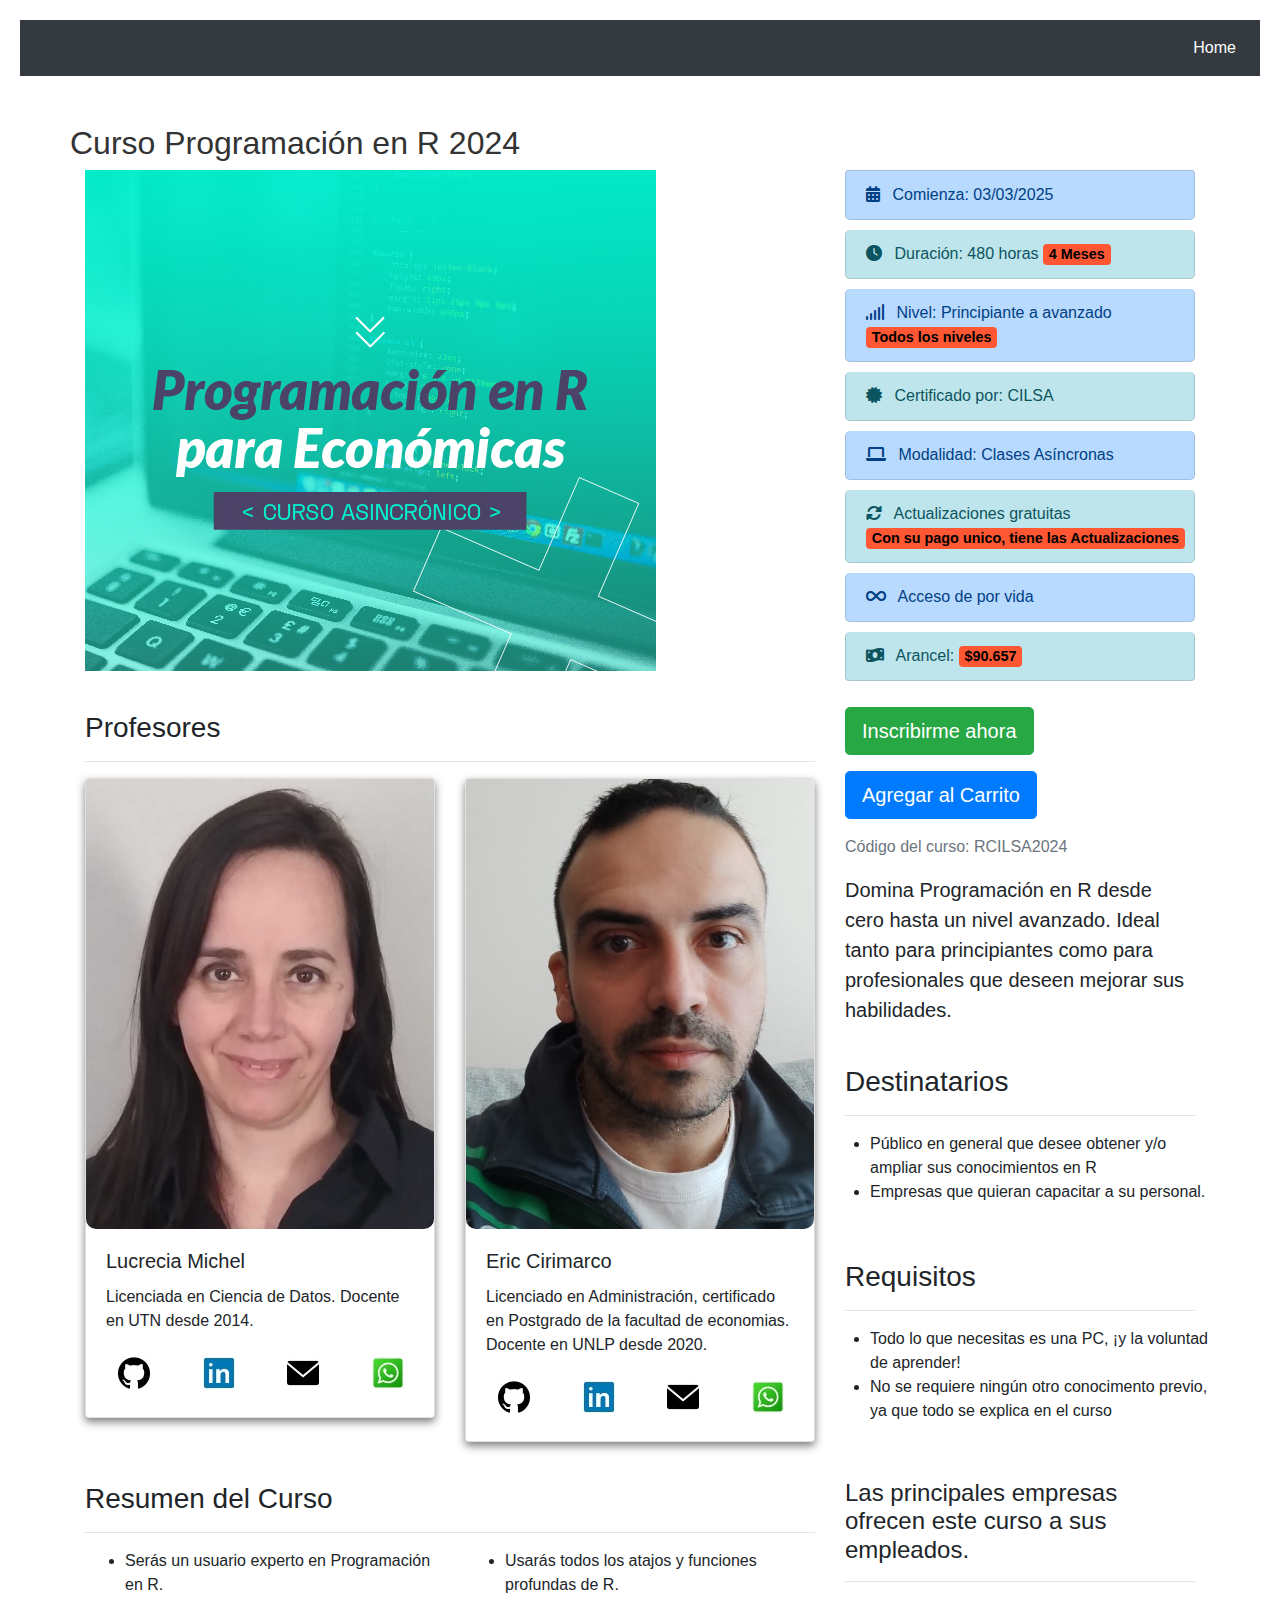
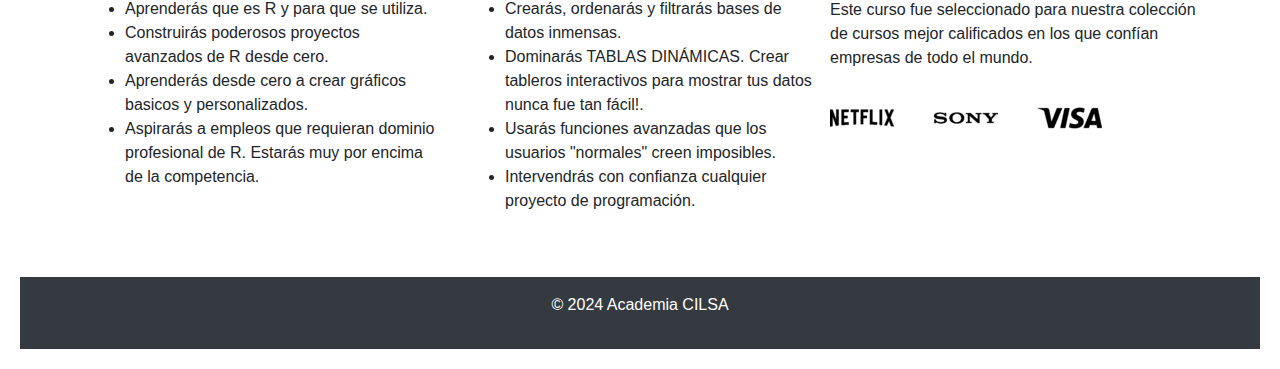
<file: frontend/cursos/CursoProgramacionEnR.html>
<!DOCTYPE html>
<html lang="es">
<head>
    <meta charset="UTF-8">
    <meta http-equiv="X-UA-Compatible" content="IE=edge">
    <meta name="viewport" content="width=device-width, initial-scale=1.0">
    <title>Detalle del Curso de Programación en R</title>
    <link rel="stylesheet" href="/frontend/public/estilos/style.css">
    <!-- Enlace a Bootstrap CSS -->
    <link href="https://stackpath.bootstrapcdn.com/bootstrap/4.5.2/css/bootstrap.min.css" rel="stylesheet">

    
   
</head>
<body>
    
    
    <!-- Navegación -->
    <nav class="navbar navbar-expand-lg navbar-dark bg-dark">
        <!-- <a class="navbar-brand" href="#">Academia CILSA</a>
        <button class="navbar-toggler" type="button" data-toggle="collapse" data-target="#navbarNav" aria-controls="navbarNav" aria-expanded="false" aria-label="Toggle navigation">
            <span class="navbar-toggler-icon"></span>
        </button> -->
        <div class="collapse navbar-collapse" id="navbarNav">
            <ul class="navbar-nav ml-auto">
                <li class="nav-item active">
                    <a class="nav-link" href="/frontend/index.html">Home</a>
                </li>
            </ul>
        </div>
    </nav>

    <!-- Detalle del curso -->
    <div class="container mt-5">
        <div class="row">
            <h2>Curso Programación en R 2024</h2>
            <hr class="hr hr-blurry" />

            <div class="col-md-8">    
                <!-- Imagen del curso -->
                <img src="/frontend/public/imagenes/R.jpg" class="img-fluid" alt="Curso de R">
                
                <!-- Profesores -->
                <h3 class="margin-h3">Profesores</h3>
                <hr class="hr hr-blurry" />
                <div class="row">
                    <div class="col-sm-6">
                        <div class="card ">
                            <img src="/frontend/public/imagenes/fotoLucreciaMichel.jpg"  class="card-img-top img-custom" alt="Fotografia Lucrecia Michel">
                            <div class="card-body">
                            <h5 class="card-title">Lucrecia Michel</h5>
                            <p class="card-text">Licenciada en Ciencia de Datos. Docente en UTN desde 2014.</p>
                            <!-- Enlaces a redes sociales, mail y whatsapp-->
                            <div class="row">
                                <div class="col-sm-3">
                                    <a class="nav-link pl-2 pr-1 mx-1 py-3 my-n2" href="https://github.com/LucreciaMichel" target="_blank" rel="noopener" aria-label="GitHub">
                                        <img src="/frontend/public/imagenes/github-logo (32 x 32).jpg" alt="GitHub">                                        
                                    </a>
                                </div>
                                <div class="col-sm-3">
                                    <a class="nav-link pl-2 pr-1 mx-1 py-3 my-n2" href="https://www.linkedin.com/in/lucrecia-michel/" target="_blank" rel="noopener" aria-label="Linkedin">
                                        <img src="/frontend/public/imagenes/linkedin-logo (32 x 32).jpg" alt="Linkedin"> 
                                    </a>
                                </div>
                                <div class="col-sm-3">
                                    <a class="nav-link pl-2 pr-1 mx-1 py-3 my-n2" href="mailto:lucrecia.a.michel@gmail.com" target="_blank" rel="noopener" aria-label="email">
                                        <img src="/frontend/public/imagenes/mail-logo (32 x 32).jpg" alt="email"> 
                                    </a>
                                </div>                                  
                                <div class="col-sm-3">
                                    <a class="nav-link pl-2 pr-1 mx-1 py-3 my-n2" href="https://wa.me/5493442463368" target="_blank" rel="noopener" aria-label="WhatsApp">
                                        <img src="/frontend/public/imagenes/whatsapp-logo (32 x 32).jpg" alt="WhatsApp"> 
                                    </a>
                                </div>
                            </div>                            
                            </div>
                        </div>
                    </div>
                    <div class="col-sm-6">
                        <div class="card">
                            <img src="/frontend/public/imagenes/fotoEricCirimarco.jpg"  class="card-img-top img-custom" alt="Fotograía de Eric Cirimarco">
                            <div class="card-body">
                                <h5 class="card-title">Eric Cirimarco</h5>
                                <p class="card-text">Licenciado en Administración, certificado en Postgrado de la facultad de economias. Docente en UNLP desde 2020.</p>
                            <!-- Enlaces a redes sociales, mail y whatsapp-->
                            <div class="row">
                                <div class="col-sm-3">
                                    <a class="nav-link pl-2 pr-1 mx-1 py-3 my-n2" href="https://github.com/ericCirimarco" target="_blank" rel="noopener" aria-label="GitHub">
                                            <img src="/frontend/public/imagenes/github-logo (32 x 32).jpg" alt="GitHub">                                    
                                    </a>
                                </div>
                                <div class="col-sm-3">
                                    <a class="nav-link pl-2 pr-1 mx-1 py-3 my-n2" href="https://www.linkedin.com/in/eric_cirimarco" target="_blank" rel="noopener" aria-label="Linkedin">
                                        <img src="/frontend/public/imagenes/linkedin-logo (32 x 32).jpg" alt="Linkedin"> 
                                    </a>
                                </div>
                                <div class="col-sm-3">
                                    <a class="nav-link pl-2 pr-1 mx-1 py-3 my-n2" href="mailto:eric-cirimarco@gmail.com" target="_blank" rel="noopener" aria-label="email">
                                               <img src="/frontend/public/imagenes/mail-logo (32 x 32).jpg" alt="email">                               </a>
                                </div>                                  
                                <div class="col-sm-3">
                                    <a class="nav-link pl-2 pr-1 mx-1 py-3 my-n2" href="https://wa.me/5493427890847" target="_blank" rel="noopener" aria-label="WhatsApp">
                                        <img src="/frontend/public/imagenes/whatsapp-logo (32 x 32).jpg" alt="WhatsApp"> 
                                    </a>
                                </div>
                            </div>                            
                            </div>
                        </div>
                    </div>
                </div>

                <!-- Resumen del curso -->
                <h3 class="margin-h3">Resumen del Curso</h3>
                <hr class="hr hr-blurry" />
                <div class="row">
                    <div class="col-sm-6">
                        <ul>
                            <li>Serás un usuario experto en Programación en R.</li>
                            <li>Aprenderás que es R y para que se utiliza.</li>
                            <li>Construirás poderosos proyectos avanzados de R desde cero.</li>
                            <li>Aprenderás desde cero a crear gráficos basicos y personalizados.</li>
                            <li>Aspirarás a empleos que requieran dominio profesional de R. Estarás muy por encima de la competencia.</li>
                        </ul>
                    </div>
                    <div class="col-sm-6">
                        <ul>
                            <li>Usarás todos los atajos y funciones profundas de R.</li>
                            <li>Crearás, ordenarás y filtrarás bases de datos inmensas.</li>
                            <li>Dominarás TABLAS DINÁMICAS. Crear tableros interactivos para mostrar tus datos nunca fue tan fácil!.</li>
                            <li>Usarás funciones avanzadas que los usuarios "normales" creen imposibles.</li>
                            <li>Intervendrás con confianza cualquier proyecto de programación.</li>
                        </ul>
                    </div>
                </div> 
            </div>

            <!-- Información del curso -->
            <div class="col-md-4">
                
                <link rel="stylesheet" href="https://cdnjs.cloudflare.com/ajax/libs/font-awesome/6.0.0-beta3/css/all.min.css">
                <!-- Detalles adicionales del curso -->
                <ul class="list-group">
                    <li class="list-group-item list-group-item-primary"><i class="fas fa-calendar-alt"></i> Comienza: 03/03/2025</li>
                    <li class="list-group-item list-group-item-info"><i class="fas fa-clock"></i> Duraci&oacute;n: 480 horas <span class="badge badge-custom">4 Meses</span></li>
                    <li class="list-group-item list-group-item-primary"><i class="fas fa-signal"></i> Nivel: Principiante a avanzado <span class="badge badge-custom">Todos los niveles</span></li>
                    <li class="list-group-item list-group-item-info"><i class="fas fa-certificate"></i> Certificado por: CILSA</li>
                    <li class="list-group-item list-group-item-primary"><i class="fas fa-laptop"></i> Modalidad: Clases As&iacute;ncronas</li>
                    <li class="list-group-item list-group-item-info"><i class="fas fa-sync-alt"></i> Actualizaciones gratuitas <span class="badge badge-custom">Con su pago unico, tiene las Actualizaciones</span></li>
                    <li class="list-group-item list-group-item-primary"><i class="fas fa-infinity"></i> Acceso de por vida</li>
                    <li class="list-group-item list-group-item-info"><i class="fas fa-money-bill-wave"></i> Arancel: <span class="badge badge-custom">$90.657</span></li>
                </ul>

                <!-- Botón de compra -->
                <div class="my-3">
                    <button class="btn btn-success btn-lg color-button" onclick="window.location.href='/frontend/views/contact.html'">Inscribirme ahora</button>
                </div>

                 <!-- Botón para agregar al carrito -->
                 <div class="my-3">
                    <button id="addToCartButton" class="btn btn-primary btn-lg color-button">Agregar al Carrito</button>
                </div>


                <p class="text-muted">Código del curso: RCILSA2024</p>
                <p class="lead">Domina Programación en R desde cero hasta un nivel avanzado. Ideal tanto para principiantes como para profesionales que deseen mejorar sus habilidades.</p>
                
                <!-- Destinatarios del curso -->
                <h3 class="margin-h3">Destinatarios</h3>
                <hr class="hr hr-blurry" />
                <div class="row">                   
                    <ul>
                        <li>Público en general que desee obtener y/o ampliar sus conocimientos en R</li>
                        <li>Empresas que quieran capacitar a su personal.</li>
                    </ul>
                </div>

                <!-- Requisitos del curso -->
                <h3 class="margin-h3">Requisitos</h3>
                <hr class="hr hr-blurry" />
                <div class="row">                   
                    <ul>
                        <li>Todo lo que necesitas es una PC, ¡y la voluntad de aprender!</li>
                        <li>No se requiere ningún otro conocimento previo, ya que todo se explica en el curso</li>
                    </ul>
                </div>

                <!-- Empresas que se capacitan-->
                <!--<div class="div-border">-->
                <h4 class="margin-h3">Las principales empresas ofrecen este curso a sus empleados.</h3>
                <hr class="hr hr-blurry" />
                <div class="row">                   
                    <p>Este curso fue seleccionado para nuestra colección de cursos mejor calificados en los que confían empresas de todo el mundo.</p>
                    <div class="row div-style">
                        <div class="col-md-4">
                            <img src="/frontend/public/imagenes/netflix_logo (64 x 64).png" alt="Netflix">
                        </div>
                        <div class="col-md-4">
                            <img src="/frontend/public/imagenes/sony_logo (64 x 64).png" alt="Sony">
                        </div>
                        <div class="col-md-4">
                            <img src="/frontend/public/imagenes/visa_logo (64 x 64).png" alt="Visa">
                        </div>
                        <div class="col-md-4"></div>
                           
                        </div> 
                    </div>
                </div>
               <!-- </div>-->
                    
                </div>
            </div>
            </div>
        </div>
    </div>

    <!-- Footer -->
    <footer class="bg-dark text-white text-center py-3 mt-5">
        <p>&copy; 2024 Academia CILSA</p>
    </footer>

    <!-- Enlace a Bootstrap JS y dependencias -->
    <script src="https://code.jquery.com/jquery-3.5.1.slim.min.js"></script>
    <script src="https://cdn.jsdelivr.net/npm/@popperjs/core@2.9.3/dist/umd/popper.min.js"></script>
    <script src="https://stackpath.bootstrapcdn.com/bootstrap/4.5.2/js/bootstrap.min.js"></script>
</body>
</html>
</file>
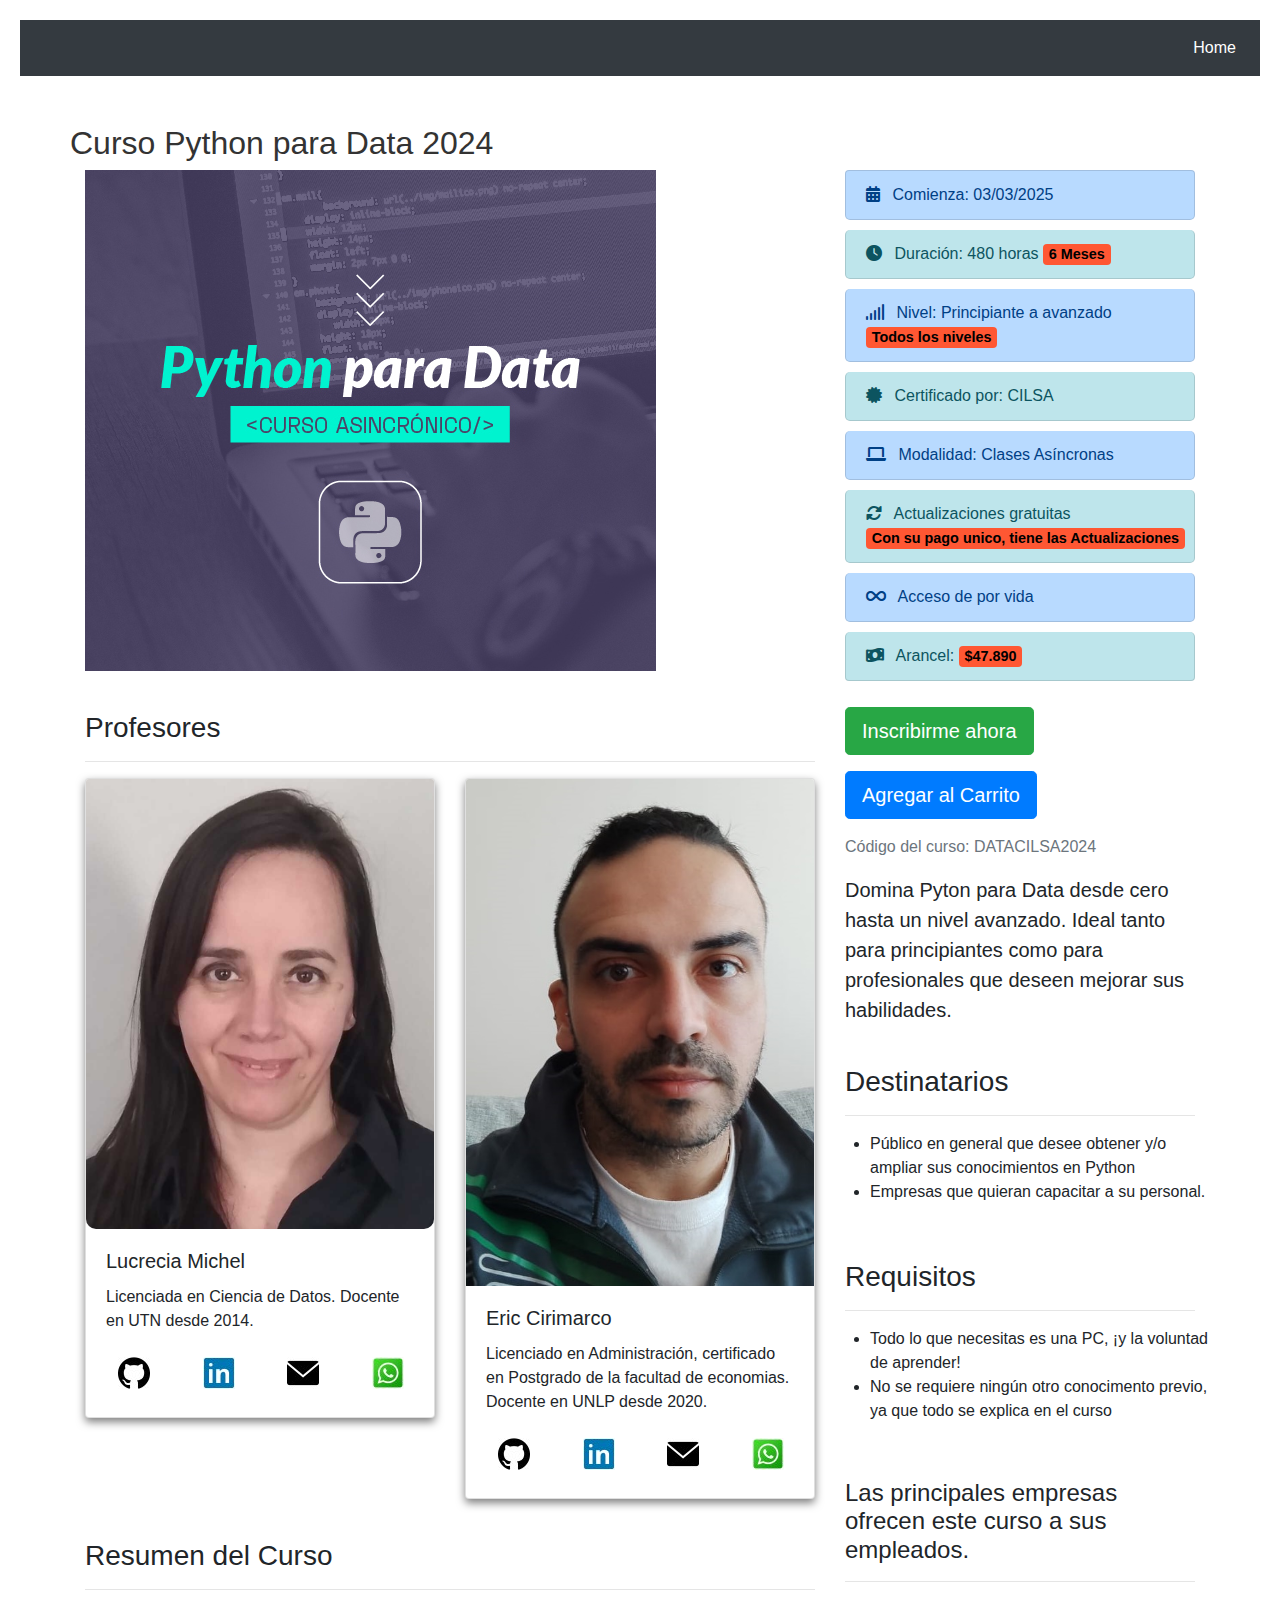
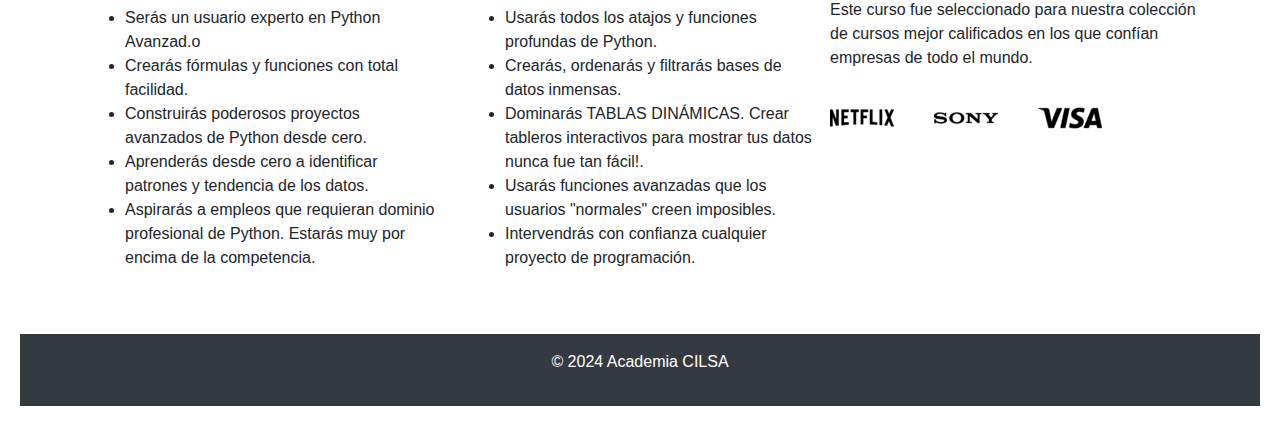
<file: frontend/cursos/CursoPythonParaData.html>
<!DOCTYPE html>
<html lang="es">
<head>
    <meta charset="UTF-8">
    <meta http-equiv="X-UA-Compatible" content="IE=edge">
    <meta name="viewport" content="width=device-width, initial-scale=1.0">
    <title>Detalle del Curso de Python para Data</title>
    <link rel="stylesheet" href="/frontend/public/estilos/style.css">
    <!-- Enlace a Bootstrap CSS -->
    <link href="https://stackpath.bootstrapcdn.com/bootstrap/4.5.2/css/bootstrap.min.css" rel="stylesheet">

    
   
</head>
<body>
    
    
    <!-- Navegación -->
    <nav class="navbar navbar-expand-lg navbar-dark bg-dark">
        <!-- <a class="navbar-brand" href="#">Academia CILSA</a>
        <button class="navbar-toggler" type="button" data-toggle="collapse" data-target="#navbarNav" aria-controls="navbarNav" aria-expanded="false" aria-label="Toggle navigation">
            <span class="navbar-toggler-icon"></span>
        </button> -->
        <div class="collapse navbar-collapse" id="navbarNav">
            <ul class="navbar-nav ml-auto">
                <li class="nav-item active">
                    <a class="nav-link" href="/frontend/index.html">Home</a>
                </li>
            </ul>
        </div>
    </nav>

    <!-- Detalle del curso -->
    <div class="container mt-5">
        <div class="row">
            <h2>Curso Python para Data 2024</h2>
            <hr class="hr hr-blurry" />

            <div class="col-md-8">    
                <!-- Imagen del curso -->
                <img src="/frontend/public/imagenes/Curso-Python-06-06.jpg" class="img-fluid" alt="Curso de Python">
                
                <!-- Profesores -->
                <h3 class="margin-h3">Profesores</h3>
                <hr class="hr hr-blurry" />
                <div class="row">
                    <div class="col-sm-6">
                        <div class="card ">
                            <img src="/frontend/public/imagenes/fotoLucreciaMichel.jpg"  class="card-img-top img-custom" alt="Foto de Lucrecia Michel">
                            <div class="card-body">
                            <h5 class="card-title">Lucrecia Michel</h5>
                            <p class="card-text">Licenciada en Ciencia de Datos. Docente en UTN desde 2014.</p>
                            <!-- Enlaces a redes sociales, mail y whatsapp-->
                            <div class="row">
                                <div class="col-sm-3">
                                    <a class="nav-link pl-2 pr-1 mx-1 py-3 my-n2" href="https://github.com/LucreciaMichel" target="_blank" rel="noopener" aria-label="GitHub">
                                        <img src="/frontend/public/imagenes/github-logo (32 x 32).jpg" alt="GitHub">                                        
                                    </a>
                                </div>
                                <div class="col-sm-3">
                                    <a class="nav-link pl-2 pr-1 mx-1 py-3 my-n2" href="https://www.linkedin.com/in/lucrecia-michel/" target="_blank" rel="noopener" aria-label="Linkedin">
                                        <img src="/frontend/public/imagenes/linkedin-logo (32 x 32).jpg" alt="Linkedin"> 
                                    </a>
                                </div>
                                <div class="col-sm-3">
                                    <a class="nav-link pl-2 pr-1 mx-1 py-3 my-n2" href="mailto:lucrecia.a.michel@gmail.com" target="_blank" rel="noopener" aria-label="email">
                                        <img src="/frontend/public/imagenes/mail-logo (32 x 32).jpg" alt="email"> 
                                    </a>
                                </div>                                  
                                <div class="col-sm-3">
                                    <a class="nav-link pl-2 pr-1 mx-1 py-3 my-n2" href="https://wa.me/5493442463368" target="_blank" rel="noopener" aria-label="WhatsApp">
                                        <img src="/frontend/public/imagenes/whatsapp-logo (32 x 32).jpg" alt="WhatsApp"> 
                                    </a>
                                </div>
                            </div>                            
                            </div>
                        </div>
                    </div>
                    <div class="col-sm-6">
                        <div class="card">
                            <img src="/frontend/public/imagenes/fotoEricCirimarco.jpg"  class="card-img-top " alt="Fotograía de Eric Cirimarco">
                            <div class="card-body">
                                <h5 class="card-title">Eric Cirimarco</h5>
                                <p class="card-text">Licenciado en Administración, certificado en Postgrado de la facultad de economias. Docente en UNLP desde 2020.</p>
                            <!-- Enlaces a redes sociales, mail y whatsapp-->
                            <div class="row">
                                <div class="col-sm-3">
                                    <a class="nav-link pl-2 pr-1 mx-1 py-3 my-n2" href="https://github.com/ericCirimarco" target="_blank" rel="noopener" aria-label="GitHub">
                                        <img src="/frontend/public/imagenes/github-logo (32 x 32).jpg" alt="GitHub">                                        
                                    </a>
                                </div>
                                <div class="col-sm-3">
                                    <a class="nav-link pl-2 pr-1 mx-1 py-3 my-n2" href="https://www.linkedin.com/in/eric_cirimarco" target="_blank" rel="noopener" aria-label="Linkedin">
                                        <img src="/frontend/public/imagenes/linkedin-logo (32 x 32).jpg" alt="Linkedin"> 
                                    </a>
                                </div>
                                <div class="col-sm-3">
                                    <a class="nav-link pl-2 pr-1 mx-1 py-3 my-n2" href="mailto:eric-cirimarco@gmail.com" target="_blank" rel="noopener" aria-label="email">
                                        <img src="/frontend/public/imagenes/mail-logo (32 x 32).jpg" alt="email"> 
                                    </a>
                                </div>                                  
                                <div class="col-sm-3">
                                    <a class="nav-link pl-2 pr-1 mx-1 py-3 my-n2" href="https://wa.me/5493427890847" target="_blank" rel="noopener" aria-label="WhatsApp">
                                        <img src="/frontend/public/imagenes/whatsapp-logo (32 x 32).jpg" alt="WhatsApp"> 
                                    </a>
                                </div>
                            </div>                            
                            </div>
                        </div>
                    </div>
                </div>

                <!-- Resumen del curso -->
                <h3 class="margin-h3">Resumen del Curso</h3>
                <hr class="hr hr-blurry" />
                <div class="row">
                    <div class="col-sm-6">
                        <ul>
                            <li>Serás un usuario experto en Python Avanzad.o</li>
                            <li>Crearás fórmulas y funciones con total facilidad.</li>
                            <li>Construirás poderosos proyectos avanzados de Python desde cero.</li>
                            <li>Aprenderás desde cero a identificar patrones y tendencia de los datos.</li>
                            <li>Aspirarás a empleos que requieran dominio profesional de Python. Estarás muy por encima de la competencia.</li>
                        </ul>
                    </div>
                    <div class="col-sm-6">
                        <ul>
                            <li>Usarás todos los atajos y funciones profundas de Python.</li>
                            <li>Crearás, ordenarás y filtrarás bases de datos inmensas.</li>
                            <li>Dominarás TABLAS DINÁMICAS. Crear tableros interactivos para mostrar tus datos nunca fue tan fácil!.</li>
                            <li>Usarás funciones avanzadas que los usuarios "normales" creen imposibles.</li>
                            <li>Intervendrás con confianza cualquier proyecto de programación.</li>
                        </ul>
                    </div>
                </div> 
            </div>

            <!-- Información del curso -->
            <div class="col-md-4">
                
                <link rel="stylesheet" href="https://cdnjs.cloudflare.com/ajax/libs/font-awesome/6.0.0-beta3/css/all.min.css">
                <!-- Detalles adicionales del curso -->
                <ul class="list-group">
                    <li class="list-group-item list-group-item-primary"><i class="fas fa-calendar-alt"></i> Comienza: 03/03/2025</li>
                    <li class="list-group-item list-group-item-info"><i class="fas fa-clock"></i> Duraci&oacute;n: 480 horas <span class="badge badge-custom">6 Meses</span></li>
                    <li class="list-group-item list-group-item-primary"><i class="fas fa-signal"></i> Nivel: Principiante a avanzado <span class="badge badge-custom">Todos los niveles</span></li>
                    <li class="list-group-item list-group-item-info"><i class="fas fa-certificate"></i> Certificado por: CILSA</li>
                    <li class="list-group-item list-group-item-primary"><i class="fas fa-laptop"></i> Modalidad: Clases As&iacute;ncronas</li>
                    <li class="list-group-item list-group-item-info"><i class="fas fa-sync-alt"></i> Actualizaciones gratuitas <span class="badge badge-custom">Con su pago unico, tiene las Actualizaciones</span></li>
                    <li class="list-group-item list-group-item-primary"><i class="fas fa-infinity"></i> Acceso de por vida</li>
                    <li class="list-group-item list-group-item-info"><i class="fas fa-money-bill-wave"></i> Arancel: <span class="badge badge-custom">$47.890</span></li>
                </ul>

                <!-- Botón de compra -->
                <div class="my-3">
                    <button class="btn btn-success btn-lg color-button" onclick="window.location.href='/frontend/views.contact.html'">Inscribirme ahora</button>
                </div>


                 <!-- Botón para agregar al carrito -->
                 <div class="my-3">
                    <button id="addToCartButton" class="btn btn-primary btn-lg color-button">Agregar al Carrito</button>
                </div>

                <p class="text-muted">Código del curso: DATACILSA2024</p>
                <p class="lead">Domina Pyton para Data desde cero hasta un nivel avanzado. Ideal tanto para principiantes como para profesionales que deseen mejorar sus habilidades.</p>
                
                <!-- Destinatarios del curso -->
                <h3 class="margin-h3">Destinatarios</h3>
                <hr class="hr hr-blurry" />
                <div class="row">                   
                    <ul>
                        <li>Público en general que desee obtener y/o ampliar sus conocimientos en Python</li>
                        <li>Empresas que quieran capacitar a su personal.</li>
                    </ul>
                </div>

                <!-- Requisitos del curso -->
                <h3 class="margin-h3">Requisitos</h3>
                <hr class="hr hr-blurry" />
                <div class="row">                   
                    <ul>
                        <li>Todo lo que necesitas es una PC, ¡y la voluntad de aprender!</li>
                        <li>No se requiere ningún otro conocimento previo, ya que todo se explica en el curso</li>
                    </ul>
                </div>

                <!-- Empresas que se capacitan-->
                <!--<div class="div-border">-->
                <h4 class="margin-h3">Las principales empresas ofrecen este curso a sus empleados.</h3>
                <hr class="hr hr-blurry" />
                <div class="row">                   
                    <p>Este curso fue seleccionado para nuestra colección de cursos mejor calificados en los que confían empresas de todo el mundo.</p>
                    <div class="row div-style">
                        <div class="col-md-4">
                            <img src="/frontend/public/imagenes/netflix_logo (64 x 64).png" alt="Netflix">
                        </div>
                        <div class="col-md-4">
                            <img src="/frontend/public/imagenes/sony_logo (64 x 64).png" alt="Sony">
                        </div>
                        <div class="col-md-4">
                            <img src="/frontend/public/imagenes/visa_logo (64 x 64).png" alt="Visa">
                        </div>
                        <div class="col-md-4"></div>
                           
                        </div> 
                    </div>
                </div>
               <!-- </div>-->
                    
                </div>
            </div>
            </div>
        </div>
    </div>

    <!-- Footer -->
    <footer class="bg-dark text-white text-center py-3 mt-5">
        <p>&copy; 2024 Academia CILSA</p>
    </footer>

    <!-- Enlace a Bootstrap JS y dependencias -->
    <script src="https://code.jquery.com/jquery-3.5.1.slim.min.js"></script>
    <script src="https://cdn.jsdelivr.net/npm/@popperjs/core@2.9.3/dist/umd/popper.min.js"></script>
    <script src="https://stackpath.bootstrapcdn.com/bootstrap/4.5.2/js/bootstrap.min.js"></script>
</body>
</html>
</file>
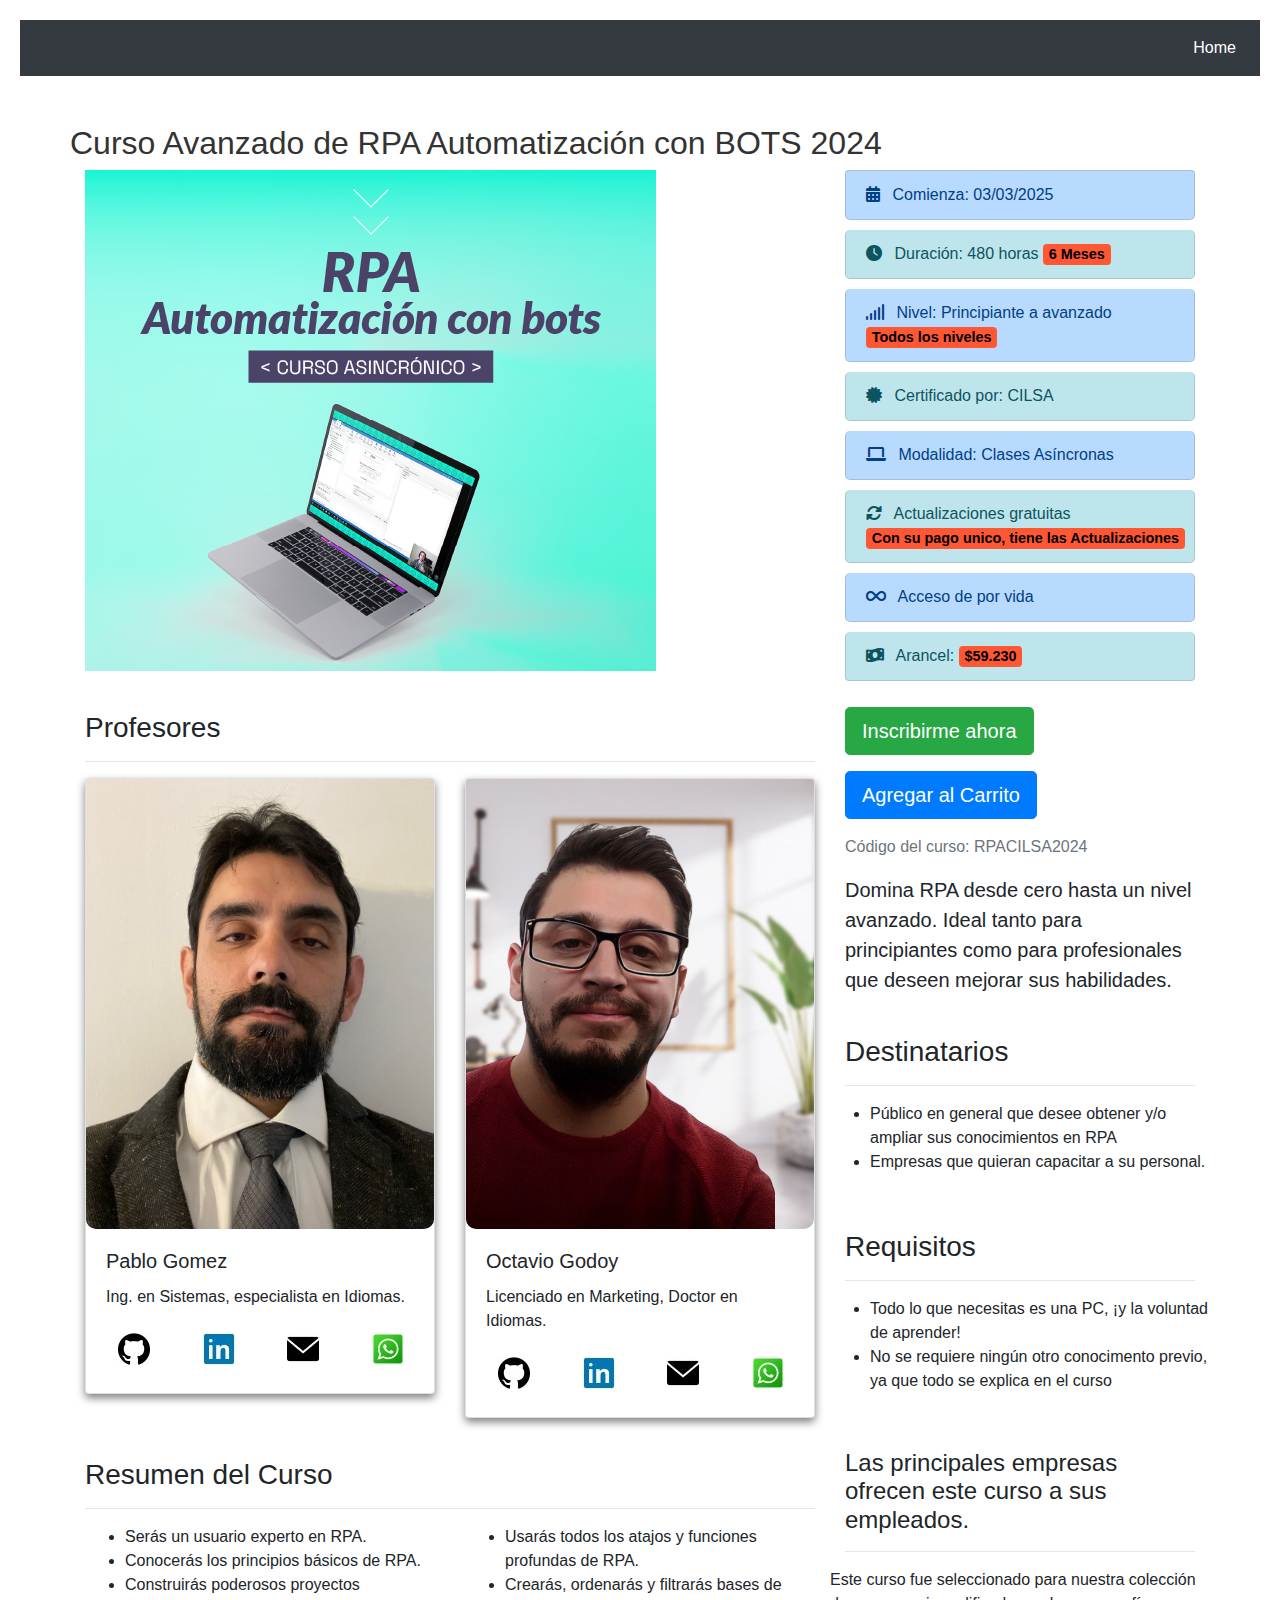
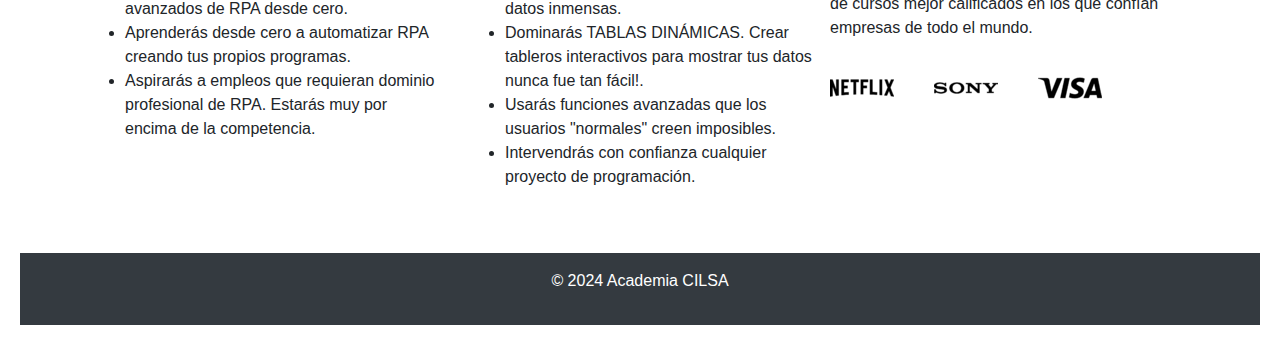
<file: frontend/cursos/CursoRPA.html>
<!DOCTYPE html>
<html lang="es">
<head>
    <meta charset="UTF-8">
    <meta http-equiv="X-UA-Compatible" content="IE=edge">
    <meta name="viewport" content="width=device-width, initial-scale=1.0">
    <title>Detalle del Curso de RPA Automatización con BOTS</title>
    <link rel="stylesheet" href="/frontend/public/estilos/style.css">
    <!-- Enlace a Bootstrap CSS -->
    <link href="https://stackpath.bootstrapcdn.com/bootstrap/4.5.2/css/bootstrap.min.css" rel="stylesheet">

    
   
</head>
<body>
    
    
    <!-- Navegación -->
    <nav class="navbar navbar-expand-lg navbar-dark bg-dark">
        <!-- <a class="navbar-brand" href="#">Academia CILSA</a>
        <button class="navbar-toggler" type="button" data-toggle="collapse" data-target="#navbarNav" aria-controls="navbarNav" aria-expanded="false" aria-label="Toggle navigation">
            <span class="navbar-toggler-icon"></span>
        </button> -->
        <div class="collapse navbar-collapse" id="navbarNav">
            <ul class="navbar-nav ml-auto">
                <li class="nav-item active">
                    <a class="nav-link" href="/frontend/index.html">Home</a>
                </li>
            </ul>
        </div>
    </nav>

    <!-- Detalle del curso -->
    <div class="container mt-5">
        <div class="row">
            <h2>Curso Avanzado de RPA Automatización con BOTS 2024</h2>
            <hr class="hr hr-blurry" />

            <div class="col-md-8">    
                <!-- Imagen del curso -->
                <img src="/frontend/public/imagenes/RPA.jpg" class="img-fluid" alt="Curso de RPA">
                
                <!-- Profesores -->
                <h3 class="margin-h3">Profesores</h3>
                <hr class="hr hr-blurry" />
                <div class="row">
                    <div class="col-sm-6">
                        <div class="card ">
                            <img src="/frontend/public/imagenes/fotoPabloGomez.jpeg" class="card-img-top img-custom" alt="Fotografía de Pablo Gomez">
                            <div class="card-body">
                            <h5 class="card-title">Pablo Gomez</h5>
                            <p class="card-text">Ing. en Sistemas, especialista en Idiomas.</p>
                            <!-- Enlaces a redes sociales, mail y whatsapp-->
                            <div class="row">
                                <div class="col-sm-3">
                                    <a class="nav-link pl-2 pr-1 mx-1 py-3 my-n2" href="https://github.com/PabloGomez" target="_blank" rel="noopener" aria-label="GitHub">
                                        <img src="/frontend/public/imagenes/github-logo (32 x 32).jpg" alt="GitHub">                                        
                                    </a>
                                </div>
                                <div class="col-sm-3">
                                    <a class="nav-link pl-2 pr-1 mx-1 py-3 my-n2" href="https://www.linkedin.com/in/pablo-gomez/" target="_blank" rel="noopener" aria-label="Linkedin">
                                        <img src="/frontend/public/imagenes/linkedin-logo (32 x 32).jpg" alt="Linkedin"> 
                                    </a>
                                </div>
                                <div class="col-sm-3">
                                    <a class="nav-link pl-2 pr-1 mx-1 py-3 my-n2" href="mailto:pablo-gomez@gmail.com" target="_blank" rel="noopener" aria-label="email">
                                        <img src="/frontend/public/imagenes/mail-logo (32 x 32).jpg" alt="email"> 
                                    </a>
                                </div>                                  
                                <div class="col-sm-3">
                                    <a class="nav-link pl-2 pr-1 mx-1 py-3 my-n2" href="https://wa.me/54931150575132" target="_blank" rel="noopener" aria-label="WhatsApp">
                                        <img src="/frontend/public/imagenes/whatsapp-logo (32 x 32).jpg" alt="WhatsApp"> 
                                    </a>
                                </div>
                            </div>                            
                            </div>
                        </div>
                    </div>
                    <div class="col-sm-6">
                        <div class="card">
                            <img src="/frontend/public/imagenes/fotoOctavioGodoy.jpeg" class="card-img-top img-custom" alt="Fotografía de Octavio Godoy">
                            <div class="card-body">
                            <h5 class="card-title">Octavio Godoy</h5>
                            <p class="card-text">Licenciado en Marketing, Doctor en Idiomas.</p>
                            <!-- Enlaces a redes sociales, mail y whatsapp-->
                            <div class="row">
                                <div class="col-sm-3">
                                    <a class="nav-link pl-2 pr-1 mx-1 py-3 my-n2" href="https://github.com/octa13" target="_blank" rel="noopener" aria-label="GitHub">
                                        <img src="/frontend/public/imagenes/github-logo (32 x 32).jpg" alt="GitHub">                                        
                                    </a>
                                </div>
                                <div class="col-sm-3">
                                    <a class="nav-link pl-2 pr-1 mx-1 py-3 my-n2" href="https://www.linkedin.com/in/octavio-godoy" target="_blank" rel="noopener" aria-label="Linkedin">
                                        <img src="/frontend/public/imagenes/linkedin-logo (32 x 32).jpg" alt="Linkedin"> 
                                    </a>
                                </div>
                                <div class="col-sm-3">
                                    <a class="nav-link pl-2 pr-1 mx-1 py-3 my-n2" href="mailto:octagodoy13@gmail.com" target="_blank" rel="noopener" aria-label="email">
                                        <img src="/frontend/public/imagenes/mail-logo (32 x 32).jpg" alt="email"> 
                                    </a>
                                </div>                                  
                                <div class="col-sm-3">
                                    <a class="nav-link pl-2 pr-1 mx-1 py-3 my-n2" href="https://wa.me/5493478941526" target="_blank" rel="noopener" aria-label="WhatsApp">
                                        <img src="/frontend/public/imagenes/whatsapp-logo (32 x 32).jpg" alt="WhatsApp">  
                                    </a>
                                </div>
                            </div>                            
                            </div>
                        </div>
                    </div>
                </div>

                <!-- Resumen del curso -->
                <h3 class="margin-h3">Resumen del Curso</h3>
                <hr class="hr hr-blurry" />
                <div class="row">
                    <div class="col-sm-6">
                        <ul>
                            <li>Serás un usuario experto en RPA.</li>
                            <li>Conocerás los principios básicos de RPA.</li>
                            <li>Construirás poderosos proyectos avanzados de RPA desde cero.</li>
                            <li>Aprenderás desde cero a automatizar RPA creando tus propios programas.</li>
                            <li>Aspirarás a empleos que requieran dominio profesional de RPA. Estarás muy por encima de la competencia.</li>
                        </ul>
                    </div>
                    <div class="col-sm-6">
                        <ul>
                            <li>Usarás todos los atajos y funciones profundas de RPA.</li>
                            <li>Crearás, ordenarás y filtrarás bases de datos inmensas.</li>
                            <li>Dominarás TABLAS DINÁMICAS. Crear tableros interactivos para mostrar tus datos nunca fue tan fácil!.</li>
                            <li>Usarás funciones avanzadas que los usuarios "normales" creen imposibles.</li>
                            <li>Intervendrás con confianza cualquier proyecto de programación.</li>
                        </ul>
                    </div>
                </div> 
            </div>

            <!-- Información del curso -->
            <div class="col-md-4">
                
                <link rel="stylesheet" href="https://cdnjs.cloudflare.com/ajax/libs/font-awesome/6.0.0-beta3/css/all.min.css">
                <!-- Detalles adicionales del curso -->
                <ul class="list-group">
                    <li class="list-group-item list-group-item-primary"><i class="fas fa-calendar-alt"></i> Comienza: 03/03/2025</li>
                    <li class="list-group-item list-group-item-info"><i class="fas fa-clock"></i> Duraci&oacute;n: 480 horas <span class="badge badge-custom">6 Meses</span></li>
                    <li class="list-group-item list-group-item-primary"><i class="fas fa-signal"></i> Nivel: Principiante a avanzado <span class="badge badge-custom">Todos los niveles</span></li>
                    <li class="list-group-item list-group-item-info"><i class="fas fa-certificate"></i> Certificado por: CILSA</li>
                    <li class="list-group-item list-group-item-primary"><i class="fas fa-laptop"></i> Modalidad: Clases As&iacute;ncronas</li>
                    <li class="list-group-item list-group-item-info"><i class="fas fa-sync-alt"></i> Actualizaciones gratuitas <span class="badge badge-custom">Con su pago unico, tiene las Actualizaciones</span></li>
                    <li class="list-group-item list-group-item-primary"><i class="fas fa-infinity"></i> Acceso de por vida</li>
                    <li class="list-group-item list-group-item-info"><i class="fas fa-money-bill-wave"></i> Arancel: <span class="badge badge-custom">$59.230</span></li>
                </ul>

                <!-- Botón de compra -->
                <div class="my-3">
                    <button class="btn btn-success btn-lg color-button" onclick="window.location.href='/frontend/views/contact.html'">Inscribirme ahora</button>
                </div>

                 <!-- Botón para agregar al carrito -->
                 <div class="my-3">
                    <button id="addToCartButton" class="btn btn-primary btn-lg color-button">Agregar al Carrito</button>
                </div>


                <p class="text-muted">Código del curso: RPACILSA2024</p>
                <p class="lead">Domina RPA desde cero hasta un nivel avanzado. Ideal tanto para principiantes como para profesionales que deseen mejorar sus habilidades.</p>
                
                <!-- Destinatarios del curso -->
                <h3 class="margin-h3">Destinatarios</h3>
                <hr class="hr hr-blurry" />
                <div class="row">                   
                    <ul>
                        <li>Público en general que desee obtener y/o ampliar sus conocimientos en RPA</li>
                        <li>Empresas que quieran capacitar a su personal.</li>
                    </ul>
                </div>

                <!-- Requisitos del curso -->
                <h3 class="margin-h3">Requisitos</h3>
                <hr class="hr hr-blurry" />
                <div class="row">                   
                    <ul>
                        <li>Todo lo que necesitas es una PC, ¡y la voluntad de aprender!</li>
                        <li>No se requiere ningún otro conocimento previo, ya que todo se explica en el curso</li>
                    </ul>
                </div>

                <!-- Empresas que se capacitan-->
                <!--<div class="div-border">-->
                <h4 class="margin-h3">Las principales empresas ofrecen este curso a sus empleados.</h3>
                <hr class="hr hr-blurry" />
                <div class="row">                   
                    <p>Este curso fue seleccionado para nuestra colección de cursos mejor calificados en los que confían empresas de todo el mundo.</p>
                    <div class="row div-style">
                        <div class="col-md-4">
                            <img src="/frontend/public/imagenes/netflix_logo (64 x 64).png" alt="Netflix">
                        </div>
                        <div class="col-md-4">
                            <img src="/frontend/public/imagenes/sony_logo (64 x 64).png" alt="Sony">
                        </div>
                        <div class="col-md-4">
                            <img src="/frontend/public/imagenes/visa_logo (64 x 64).png" alt="Visa">
                        </div>
                        <div class="col-md-4"></div>
                           
                        </div> 
                    </div>
                </div>
               <!-- </div>-->
                    
                </div>
            </div>
            </div>
        </div>
    </div>

    <!-- Footer -->
    <footer class="bg-dark text-white text-center py-3 mt-5">
        <p>&copy; 2024 Academia CILSA</p>
    </footer>

    <!-- Enlace a Bootstrap JS y dependencias -->
    <script src="https://code.jquery.com/jquery-3.5.1.slim.min.js"></script>
    <script src="https://cdn.jsdelivr.net/npm/@popperjs/core@2.9.3/dist/umd/popper.min.js"></script>
    <script src="https://stackpath.bootstrapcdn.com/bootstrap/4.5.2/js/bootstrap.min.js"></script>
</body>
</html>
</file>
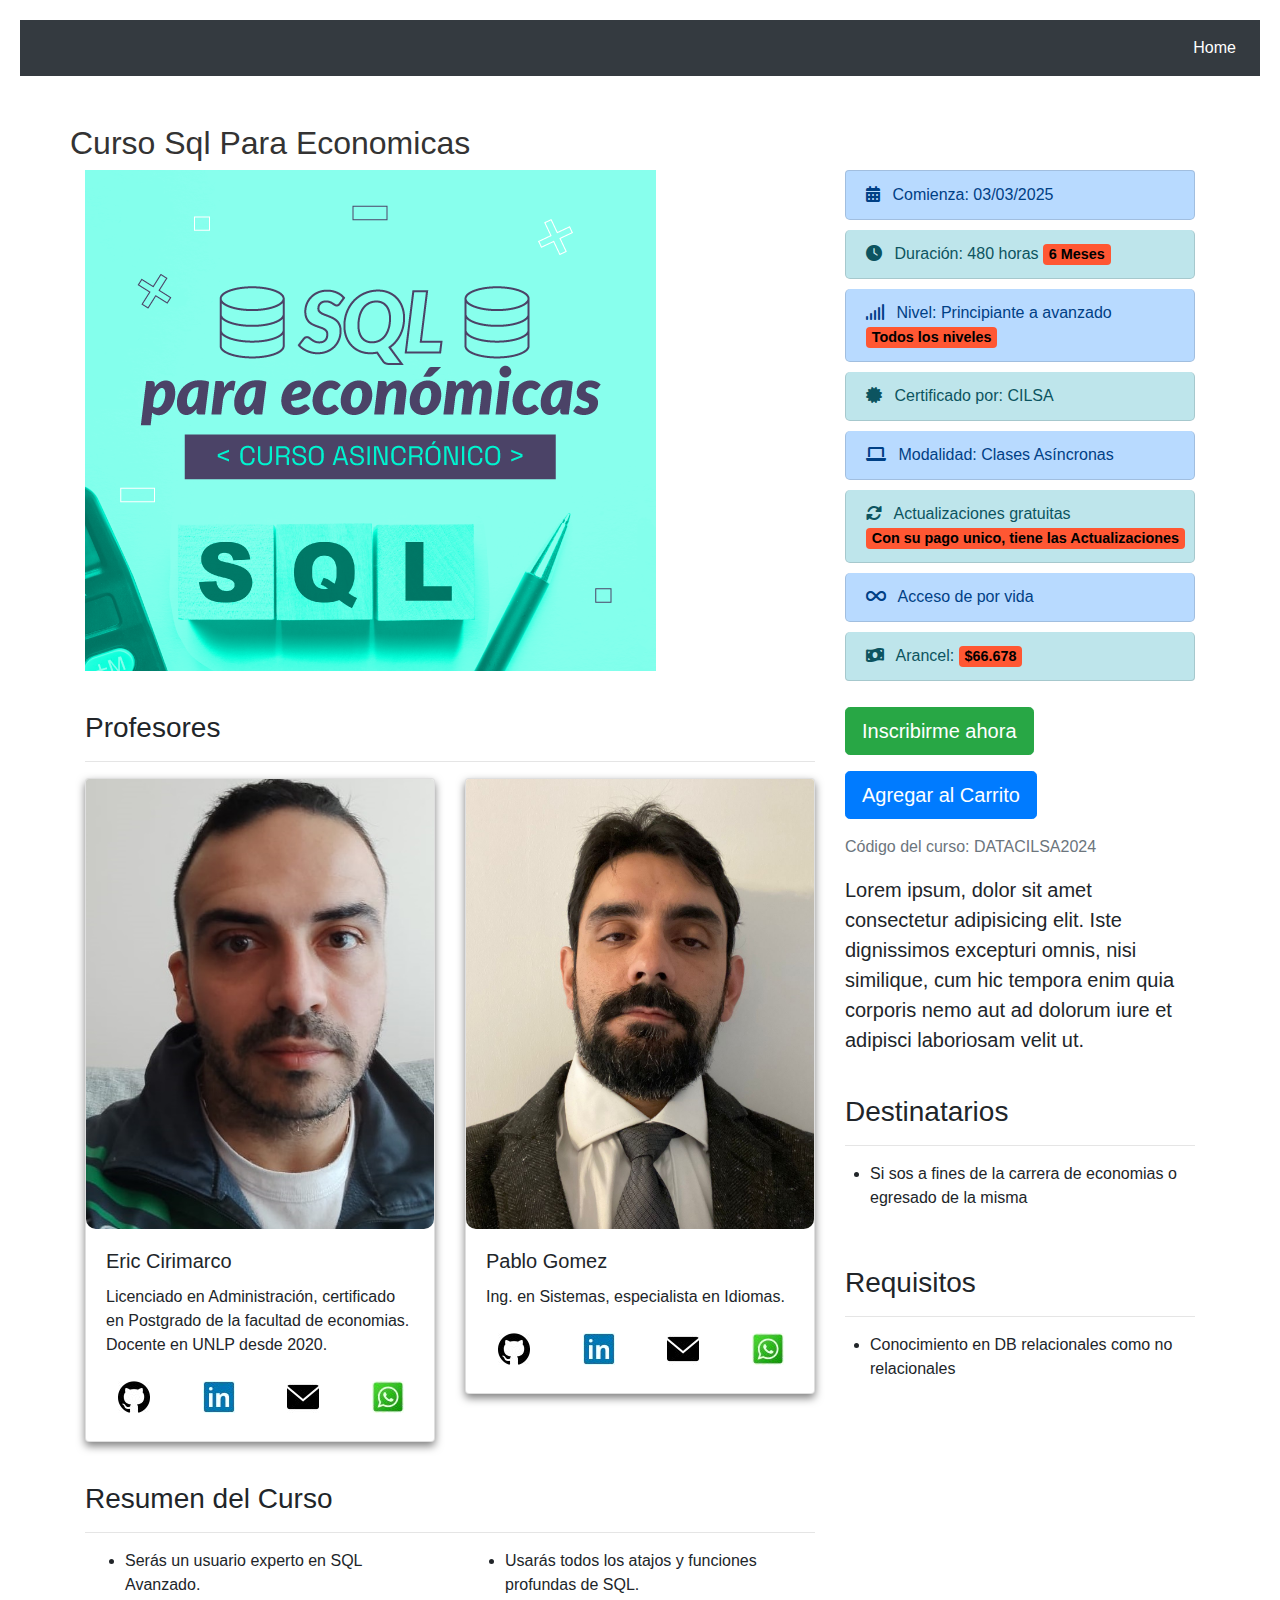
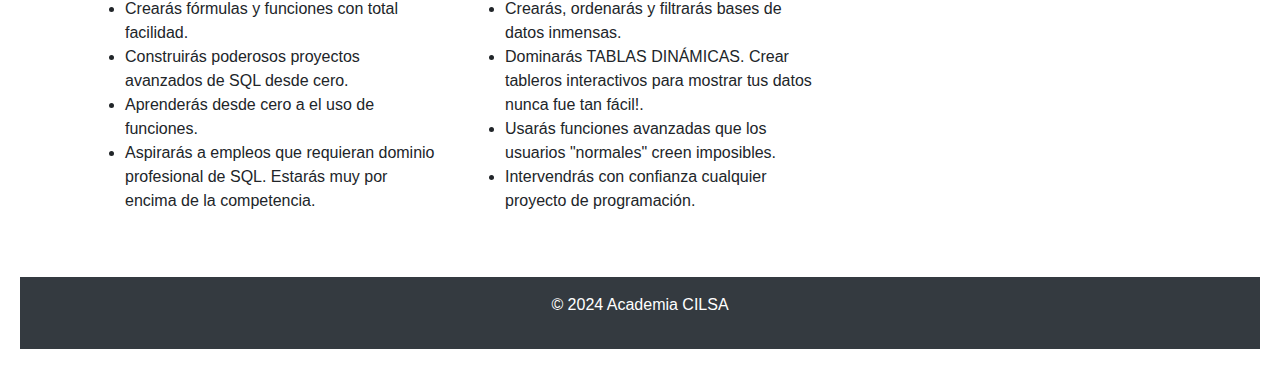
<file: frontend/cursos/CursoSqlParaEconomicas.html>
<!DOCTYPE html>
<html lang="es">
<head>
    <meta charset="UTF-8">
    <meta http-equiv="X-UA-Compatible" content="IE=edge">
    <meta name="viewport" content="width=device-width, initial-scale=1.0">
    <title>Detalle del Curso SQL Para Economicas</title>
    <link rel="stylesheet" href="/frontend/public/estilos/style.css">
    <!-- Enlace a Bootstrap CSS -->
    <link href="https://stackpath.bootstrapcdn.com/bootstrap/4.5.2/css/bootstrap.min.css" rel="stylesheet">

    
   
</head>
<body>
    
    
    <!-- Navegación -->
    <nav class="navbar navbar-expand-lg navbar-dark bg-dark">
        <!-- <a class="navbar-brand" href="#">Academia CILSA</a>
        <button class="navbar-toggler" type="button" data-toggle="collapse" data-target="#navbarNav" aria-controls="navbarNav" aria-expanded="false" aria-label="Toggle navigation">
            <span class="navbar-toggler-icon"></span>
        </button> -->
        <div class="collapse navbar-collapse" id="navbarNav">
            <ul class="navbar-nav ml-auto">
                <li class="nav-item active">
                    <a class="nav-link" href="/frontend/index.html">Home</a>
                </li>
            </ul>
        </div>
    </nav>

    <!-- Detalle del curso -->
    <div class="container mt-5">
        <div class="row">
            <h2>Curso Sql Para Economicas</h2>
            <hr class="hr hr-blurry" />

            <div class="col-md-8">    
                <!-- Imagen del curso -->
                <img src="/frontend/public/imagenes/Curso-tada_Curso_SQL_1.png" class="img-fluid" alt="curso de Datascience">
                
                <!-- Profesores -->
                <h3 class="margin-h3">Profesores</h3>
                <hr class="hr hr-blurry" />
                <div class="row">
                    <div class="col-sm-6">
                        <div class="card ">
                            <img src="/frontend/public/imagenes/fotoEricCirimarco.jpg"  class="card-img-top img-custom" alt="Foto de Eric Cirimarco">

                            <div class="card-body">
                            <h5 class="card-title">Eric Cirimarco</h5>
                            <p class="card-text">Licenciado en Administración, certificado en Postgrado de la facultad de economias. Docente en UNLP desde 2020.</p>
                            <!-- Enlaces a redes sociales, mail y whatsapp-->
                            <div class="row">
                                <div class="col-sm-3">
                                    <a class="nav-link pl-2 pr-1 mx-1 py-3 my-n2" href="https://github.com/Eric1312" target="_blank" rel="noopener" aria-label="GitHub">
                                        <img src="/frontend/public/imagenes/github-logo (32 x 32).jpg" alt="GitHub">                                        
                                    </a>
                                </div>
                                <div class="col-sm-3">
                                    <a class="nav-link pl-2 pr-1 mx-1 py-3 my-n2" href="https://www.linkedin.com/in/Eric Cirimarco/" target="_blank" rel="noopener" aria-label="Linkedin">
                                        <img src="/frontend/public/imagenes/linkedin-logo (32 x 32).jpg" alt="Linkedin"> 
                                    </a>
                                </div>
                                <div class="col-sm-3">
                                    <a class="nav-link pl-2 pr-1 mx-1 py-3 my-n2" href="https://github.com/twbs" target="_blank" rel="noopener" aria-label="email">
                                        <img src="/frontend/public/imagenes/mail-logo (32 x 32).jpg" alt="email"> 
                                    </a>
                                </div>                                  
                                <div class="col-sm-3">
                                    <a class="nav-link pl-2 pr-1 mx-1 py-3 my-n2" href="https://github.com/twbs" target="_blank" rel="noopener" aria-label="WhatsApp">
                                        <img src="/frontend/public/imagenes/whatsapp-logo (32 x 32).jpg" alt="WhatsApp"> 
                                    </a>
                                </div>
                            </div>
                            
                            </div>
                        </div>
                    </div>
                    <div class="col-sm-6">
                        <div class="card">
                            <img src="/frontend/public/imagenes/fotoPabloGomez.jpeg" class="card-img-top img-custom" alt="Foto de pablo-gomez10">
                            <div class="card-body">
                            <h5 class="card-title">Pablo Gomez</h5>
                            <p class="card-text">Ing. en Sistemas, especialista en Idiomas.</p>
                            <div class="row">
                                <div class="col-sm-3">
                                    <a class="nav-link pl-2 pr-1 mx-1 py-3 my-n2" href="https://github.com/pablo-gomez10" target="_blank" rel="noopener" aria-label="GitHub">
                                        <img src="/frontend/public/imagenes/github-logo (32 x 32).jpg" alt="GitHub">                                            
                                    </a>
                                </div>
                                <div class="col-sm-3">
                                    <a class="nav-link pl-2 pr-1 mx-1 py-3 my-n2" href="https://www.linkedin.com/in/PabloGomez/" target="_blank" rel="noopener" aria-label="Linkedin">
                                        <img src="/frontend/public/imagenes/linkedin-logo (32 x 32).jpg" alt="Linkedin"> 
                                    </a>
                                </div>
                                <div class="col-sm-3">
                                    <a class="nav-link pl-2 pr-1 mx-1 py-3 my-n2" href="https://github.com/twbs" target="_blank" rel="noopener" aria-label="email">
                                        <img src="/frontend/public/imagenes/mail-logo (32 x 32).jpg" alt="email"> 
                                    </a>
                                </div>                                  
                                <div class="col-sm-3">
                                    <a class="nav-link pl-2 pr-1 mx-1 py-3 my-n2" href="https://github.com/twbs" target="_blank" rel="noopener" aria-label="WhatsApp">
                                        <img src="/frontend/public/imagenes/whatsapp-logo (32 x 32).jpg" alt="WhatsApp"> 
                                    </a>
                                </div>
                            </div>
                            </div>
                        </div>
                    </div>
                </div>

                 <!-- Resumen del curso -->
                 <h3 class="margin-h3">Resumen del Curso</h3>
                 <hr class="hr hr-blurry" />
                 <div class="row">
                     <div class="col-sm-6">
                         <ul>
                             <li>Serás un usuario experto en SQL Avanzado.</li>
                             <li>Crearás fórmulas y funciones con total facilidad.</li>
                             <li>Construirás poderosos proyectos avanzados de SQL desde cero.</li>
                             <li>Aprenderás desde cero a el uso de funciones.</li>
                             <li>Aspirarás a empleos que requieran dominio profesional de SQL. Estarás muy por encima de la competencia.</li>
                         </ul>
                     </div>
                     <div class="col-sm-6">
                         <ul>
                             <li>Usarás todos los atajos y funciones profundas de SQL.</li>
                             <li>Crearás, ordenarás y filtrarás bases de datos inmensas.</li>
                             <li>Dominarás TABLAS DINÁMICAS. Crear tableros interactivos para mostrar tus datos nunca fue tan fácil!.</li>
                             <li>Usarás funciones avanzadas que los usuarios "normales" creen imposibles.</li>
                             <li>Intervendrás con confianza cualquier proyecto de programación.</li>
                         </ul>
                     </div>
                 </div> 
             </div>
 

            <!-- Información del curso -->
            <div class="col-md-4">
                
                <!-- Font Awesome para los íconos -->
                <link rel="stylesheet" href="https://cdnjs.cloudflare.com/ajax/libs/font-awesome/6.0.0-beta3/css/all.min.css">

                <!-- Lista dinámica -->
                <ul class="list-group">
                    <li class="list-group-item list-group-item-primary"><i class="fas fa-calendar-alt"></i> Comienza: 03/03/2025</li>
                    <li class="list-group-item list-group-item-info"><i class="fas fa-clock"></i> Duraci&oacute;n: 480 horas <span class="badge badge-custom">6 Meses</span></li>
                    <li class="list-group-item list-group-item-primary"><i class="fas fa-signal"></i> Nivel: Principiante a avanzado <span class="badge badge-custom">Todos los niveles</span></li>
                    <li class="list-group-item list-group-item-info"><i class="fas fa-certificate"></i> Certificado por: CILSA</li>
                    <li class="list-group-item list-group-item-primary"><i class="fas fa-laptop"></i> Modalidad: Clases As&iacute;ncronas</li>
                    <li class="list-group-item list-group-item-info"><i class="fas fa-sync-alt"></i> Actualizaciones gratuitas <span class="badge badge-custom">Con su pago unico, tiene las Actualizaciones</span></li>
                    <li class="list-group-item list-group-item-primary"><i class="fas fa-infinity"></i> Acceso de por vida</li>
                    <li class="list-group-item list-group-item-info"><i class="fas fa-money-bill-wave"></i> Arancel: <span class="badge badge-custom">$66.678</span></li>
                </ul>


                <!-- Botón de compra -->
                <div class="my-3">
                    <button class="btn btn-success btn-lg color-button" onclick="window.location.href='/frontend/views/contact.html'">Inscribirme ahora</button>
                </div>

                 <!-- Botón para agregar al carrito -->
                 <div class="my-3">
                    <button id="addToCartButton" class="btn btn-primary btn-lg color-button">Agregar al Carrito</button>
                </div>

                <p class="text-muted">Código del curso: DATACILSA2024</p>
                <p class="lead">Lorem ipsum, dolor sit amet consectetur adipisicing elit. Iste dignissimos excepturi omnis, nisi similique, cum hic tempora enim quia corporis nemo aut ad dolorum iure et adipisci laboriosam velit ut.</p>
                
                <!-- Destinatarios del curso -->
                <h3 class="margin-h3">Destinatarios</h3>
                <hr class="hr hr-blurry" />
                <div class="row">                   
                    <ul>
                        <li>Si sos a fines de la carrera de economias o egresado de la misma</li>
                    </ul>
                </div>

                <!-- Requisitos del curso -->
                <h3 class="margin-h3">Requisitos</h3>
                <hr class="hr hr-blurry" />
                <div class="row">                   
                    <ul>
                        <li>Conocimiento en DB relacionales como no relacionales</li>
                    </ul>
                </div>

            </div>
        </div>
    </div>

    <!-- Footer -->
    <footer class="bg-dark text-white text-center py-3 mt-5">
        <p>&copy; 2024 Academia CILSA</p>
    </footer>

    <!-- Enlace a Bootstrap JS y dependencias -->
    <script src="https://code.jquery.com/jquery-3.5.1.slim.min.js"></script>
    <script src="https://cdn.jsdelivr.net/npm/@popperjs/core@2.9.3/dist/umd/popper.min.js"></script>
    <script src="https://stackpath.bootstrapcdn.com/bootstrap/4.5.2/js/bootstrap.min.js"></script>
</body>
</html>
</file>
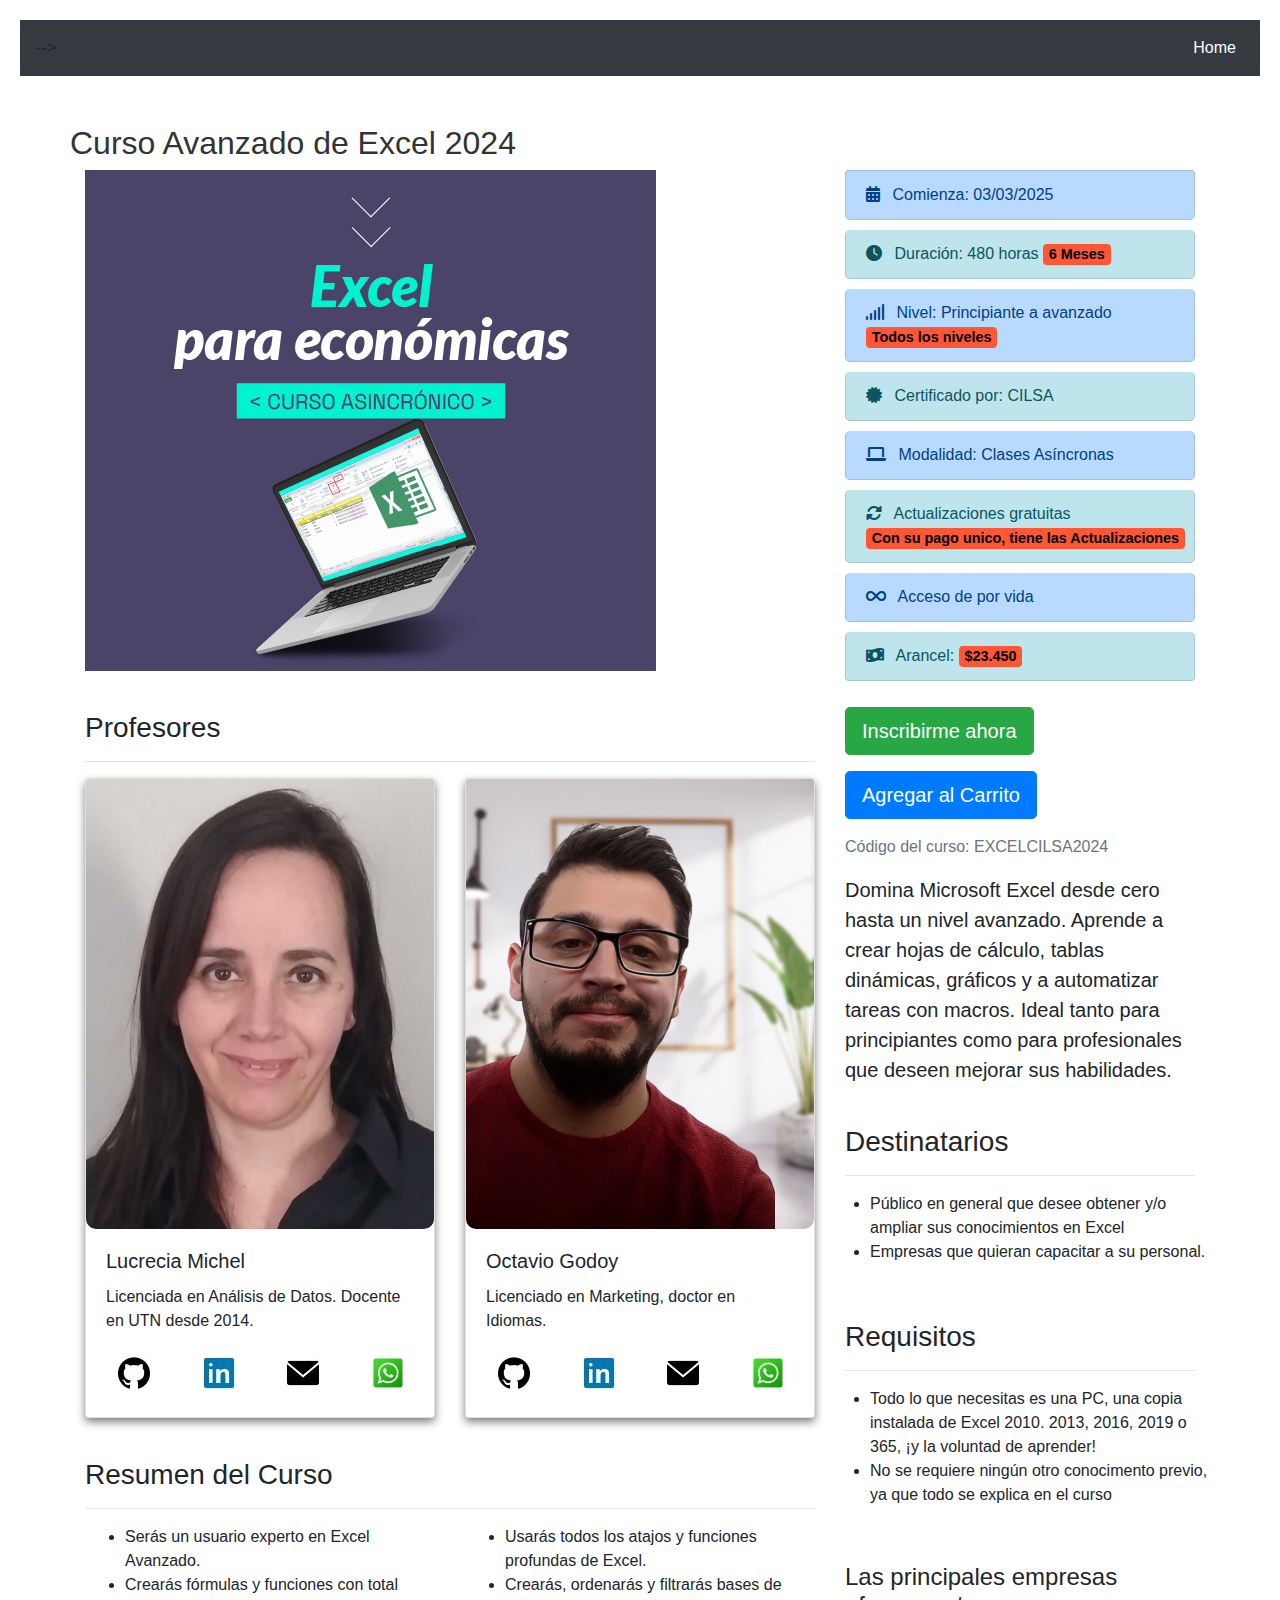
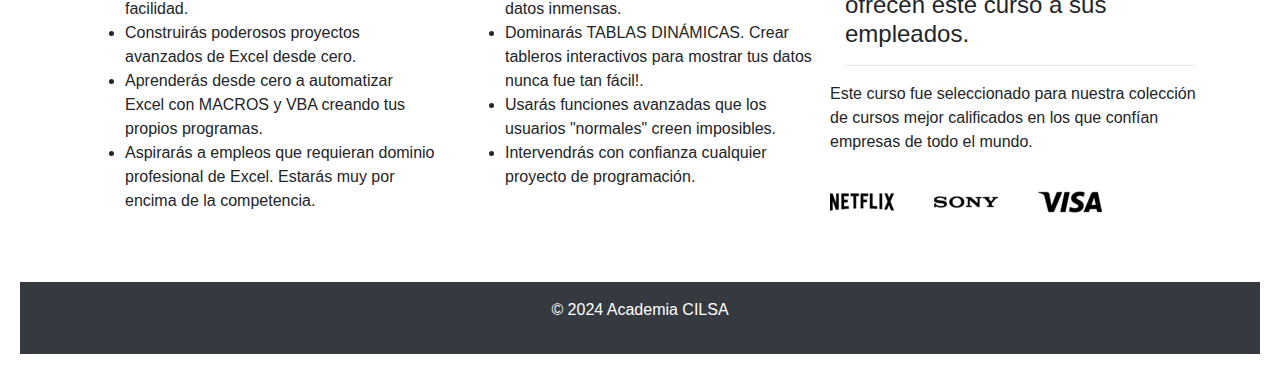
<file: frontend/cursos/detalleCursoExcel.html>
<!DOCTYPE html>
<html lang="es">
<head>
    <meta charset="UTF-8">
    <meta http-equiv="X-UA-Compatible" content="IE=edge">
    <meta name="viewport" content="width=device-width, initial-scale=1.0">
    <title>Detalle del Curso de Excel</title>
    <link rel="stylesheet" href="/frontend/public/estilos/style.css">
    <!-- Enlace a Bootstrap CSS -->
    <link href="https://stackpath.bootstrapcdn.com/bootstrap/4.5.2/css/bootstrap.min.css" rel="stylesheet">

    
   
</head>
<body>
    
    
    <!-- Navegación -->
    <nav class="navbar navbar-expand-lg navbar-dark bg-dark">
        <!-- <a class="navbar-brand" href="#">Academia CILSA</a>
        <!-- <button class="navbar-toggler" type="button" data-toggle="collapse" data-target="#navbarNav" aria-controls="navbarNav" aria-expanded="false" aria-label="Toggle navigation">
            <span class="navbar-toggler-icon"></span>
        </button> --> -->
        <div class="collapse navbar-collapse" id="navbarNav">
            <ul class="navbar-nav ml-auto">
                <li class="nav-item active">
                    <a class="nav-link" href="/frontend/index.html">Home</a>
                </li>
            </ul>
        </div>
    </nav>

    <!-- Detalle del curso -->
    <div class="container mt-5">
        <div class="row">
            <h2>Curso Avanzado de Excel 2024</h2>
            <hr class="hr hr-blurry" />

            <div class="col-md-8">    
                <!-- Imagen del curso -->
                <img src="/frontend/public/imagenes/Excel.jpg" class="img-fluid" alt="Curso de Excel">
                
                <!-- Profesores -->
                <h3 class="margin-h3">Profesores</h3>
                <hr class="hr hr-blurry" />
                <div class="row">
                    <div class="col-sm-6">
                        <div class="card ">
                            <img src="/frontend/public/imagenes/fotoLucreciaMichel.jpg"  class="card-img-top img-custom" alt="Fotografia Lucrecia Michel">
                            <div class="card-body">
                            <h5 class="card-title">Lucrecia Michel</h5>
                            <p class="card-text">Licenciada en Análisis de Datos. Docente en UTN desde 2014.</p>
                            <!-- Enlaces a redes sociales, mail y whatsapp-->
                            <div class="row">
                                <div class="col-sm-3">
                                    <a class="nav-link pl-2 pr-1 mx-1 py-3 my-n2" href="https://github.com/LucreciaMichel" target="_blank" rel="noopener" aria-label="GitHub">
                                        <img src="/frontend/public/imagenes/github-logo (32 x 32).jpg" alt="GitHub">                                        
                                    </a>
                                </div>
                                <div class="col-sm-3">
                                    <a class="nav-link pl-2 pr-1 mx-1 py-3 my-n2" href="https://www.linkedin.com/in/lucrecia-michel/" target="_blank" rel="noopener" aria-label="Linkedin">
                                        <img src="/frontend/public/imagenes/linkedin-logo (32 x 32).jpg" alt="Linkedin"> 
                                    </a>
                                </div>
                                <div class="col-sm-3">
                                    <a class="nav-link pl-2 pr-1 mx-1 py-3 my-n2" href="mailto:lucrecia.a.michel@gmail.com" target="_blank" rel="noopener" aria-label="email">
                                        <img src="/frontend/public/imagenes/mail-logo (32 x 32).jpg" alt="email"> 
                                    </a>
                                </div>                                  
                                <div class="col-sm-3">
                                    <a class="nav-link pl-2 pr-1 mx-1 py-3 my-n2" href="https://wa.me/5493442463368" target="_blank" rel="noopener" aria-label="WhatsApp">
                                        <img src="/frontend/public/imagenes/whatsapp-logo (32 x 32).jpg" alt="WhatsApp"> 
                                    </a>
                                </div>
                            </div>                            
                            </div>
                        </div>
                    </div>
                    <div class="col-sm-6">
                        <div class="card">
                            <img src="/frontend/public/imagenes/fotoOctavioGodoy.jpeg" class="card-img-top img-custom" alt="...">
                            <div class="card-body">
                            <h5 class="card-title">Octavio Godoy</h5>
                            <p class="card-text">Licenciado en Marketing, doctor en Idiomas.</p>
                            <!-- Enlaces a redes sociales, mail y whatsapp-->
                            <div class="row">
                                <div class="col-sm-3">
                                    <a class="nav-link pl-2 pr-1 mx-1 py-3 my-n2" href="https://github.com/octa13" target="_blank" rel="noopener" aria-label="GitHub">
                                        <img src="/frontend/public/imagenes/github-logo (32 x 32).jpg " alt="GitHub">                                        
                                    </a>
                                </div>
                                <div class="col-sm-3">
                                    <a class="nav-link pl-2 pr-1 mx-1 py-3 my-n2" href="https://www.linkedin.com/in/" target="_blank" rel="noopener" aria-label="Linkedin">
                                        <img src="/frontend/public/imagenes/linkedin-logo (32 x 32).jpg" alt="Linkedin"> 
                                    </a>
                                </div>
                                <div class="col-sm-3">
                                    <a class="nav-link pl-2 pr-1 mx-1 py-3 my-n2" href="mailto:octagodoy13@gmail.com" target="_blank" rel="noopener" aria-label="email">
                                        <img src="/frontend/public/imagenes/mail-logo (32 x 32).jpg" alt="email"> 
                                    </a>
                                </div>                                  
                                <div class="col-sm-3">
                                    <a class="nav-link pl-2 pr-1 mx-1 py-3 my-n2" href="https://wa.me/" target="_blank" rel="noopener" aria-label="WhatsApp">
                                        <img src="/frontend/public/imagenes/whatsapp-logo (32 x 32).jpg" alt="WhatsApp"> 
                                    </a>
                                </div>
                            </div>                            
                            </div>
                        </div>
                    </div>
                </div>

                <!-- Resumen del curso -->
                <h3 class="margin-h3">Resumen del Curso</h3>
                <hr class="hr hr-blurry" />
                <div class="row">
                    <div class="col-sm-6">
                        <ul>
                            <li>Serás un usuario experto en Excel Avanzado.</li>
                            <li>Crearás fórmulas y funciones con total facilidad.</li>
                            <li>Construirás poderosos proyectos avanzados de Excel desde cero.</li>
                            <li>Aprenderás desde cero a automatizar Excel con MACROS y VBA creando tus propios programas.</li>
                            <li>Aspirarás a empleos que requieran dominio profesional de Excel. Estarás muy por encima de la competencia.</li>
                        </ul>
                    </div>
                    <div class="col-sm-6">
                        <ul>
                            <li>Usarás todos los atajos y funciones profundas de Excel.</li>
                            <li>Crearás, ordenarás y filtrarás bases de datos inmensas.</li>
                            <li>Dominarás TABLAS DINÁMICAS. Crear tableros interactivos para mostrar tus datos nunca fue tan fácil!.</li>
                            <li>Usarás funciones avanzadas que los usuarios "normales" creen imposibles.</li>
                            <li>Intervendrás con confianza cualquier proyecto de programación.</li>
                        </ul>
                    </div>
                </div> 
            </div>

            <!-- Información del curso -->
            <div class="col-md-4">
                
                <link rel="stylesheet" href="https://cdnjs.cloudflare.com/ajax/libs/font-awesome/6.0.0-beta3/css/all.min.css">
                <!-- Detalles adicionales del curso -->
                <ul class="list-group">
                    <li class="list-group-item list-group-item-primary"><i class="fas fa-calendar-alt"></i> Comienza: 03/03/2025</li>
                    <li class="list-group-item list-group-item-info"><i class="fas fa-clock"></i> Duraci&oacute;n: 480 horas <span class="badge badge-custom">6 Meses</span></li>
                    <li class="list-group-item list-group-item-primary"><i class="fas fa-signal"></i> Nivel: Principiante a avanzado <span class="badge badge-custom">Todos los niveles</span></li>
                    <li class="list-group-item list-group-item-info"><i class="fas fa-certificate"></i> Certificado por: CILSA</li>
                    <li class="list-group-item list-group-item-primary"><i class="fas fa-laptop"></i> Modalidad: Clases As&iacute;ncronas</li>
                    <li class="list-group-item list-group-item-info"><i class="fas fa-sync-alt"></i> Actualizaciones gratuitas <span class="badge badge-custom">Con su pago unico, tiene las Actualizaciones</span></li>
                    <li class="list-group-item list-group-item-primary"><i class="fas fa-infinity"></i> Acceso de por vida</li>
                    <li class="list-group-item list-group-item-info"><i class="fas fa-money-bill-wave"></i> Arancel: <span class="badge badge-custom">$23.450</span></li>
                </ul>

                <!-- Botón de compra -->
                <div class="my-3">
                    <button class="btn btn-success btn-lg color-button" onclick="window.location.href='/frontend/views/contact.html'">Inscribirme ahora</button>
                </div>


                 <!-- Botón para agregar al carrito -->
                 <div class="my-3">
                    <button id="addToCartButton" class="btn btn-primary btn-lg color-button">Agregar al Carrito</button>
                </div>


                <p class="text-muted">Código del curso: EXCELCILSA2024</p>
                <p class="lead">Domina Microsoft Excel desde cero hasta un nivel avanzado. Aprende a crear hojas de cálculo, tablas dinámicas, gráficos y a automatizar tareas con macros. Ideal tanto para principiantes como para profesionales que deseen mejorar sus habilidades.</p>
                
                <!-- Destinatarios del curso -->
                <h3 class="margin-h3">Destinatarios</h3>
                <hr class="hr hr-blurry" />
                <div class="row">                   
                    <ul>
                        <li>Público en general que desee obtener y/o ampliar sus conocimientos en Excel</li>
                        <li>Empresas que quieran capacitar a su personal.</li>
                    </ul>
                </div>

                <!-- Requisitos del curso -->
                <h3 class="margin-h3">Requisitos</h3>
                <hr class="hr hr-blurry" />
                <div class="row">                   
                    <ul>
                        <li>Todo lo que necesitas es una PC, una copia instalada de Excel 2010. 2013, 2016, 2019 o 365, ¡y la voluntad de aprender!</li>
                        <li>No se requiere ningún otro conocimento previo, ya que todo se explica en el curso</li>
                    </ul>
                </div>

                <!-- Empresas que se capacitan-->
                <!--<div class="div-border">-->
                <h4 class="margin-h3">Las principales empresas ofrecen este curso a sus empleados.</h3>
                <hr class="hr hr-blurry" />
                <div class="row">                   
                    <p>Este curso fue seleccionado para nuestra colección de cursos mejor calificados en los que confían empresas de todo el mundo.</p>
                    <div class="row div-style">
                        <div class="col-md-4">
                            <img src="/frontend/public/imagenes/netflix_logo (64 x 64).png" alt="Netflix">
                        </div>
                        <div class="col-md-4">
                            <img src="/frontend/public/imagenes/sony_logo (64 x 64).png" alt="Sony">
                        </div>
                        <div class="col-md-4">
                            <img src="/frontend/public/imagenes/visa_logo (64 x 64).png" alt="Visa">
                        </div>
                        <div class="col-md-4"></div>
                           
                        </div> 
                    </div>
                </div>
               <!-- </div>-->
                    
                </div>
            </div>
            </div>
        </div>
    </div>

    <!-- Footer -->
    <footer class="bg-dark text-white text-center py-3 mt-5">
        <p>&copy; 2024 Academia CILSA</p>
    </footer>

    <!-- Enlace a Bootstrap JS y dependencias -->
    <script src="https://code.jquery.com/jquery-3.5.1.slim.min.js"></script>
    <script src="https://cdn.jsdelivr.net/npm/@popperjs/core@2.9.3/dist/umd/popper.min.js"></script>
    <script src="https://stackpath.bootstrapcdn.com/bootstrap/4.5.2/js/bootstrap.min.js"></script>
</body>
</html>
</file>
<file: frontend/public/estilos/style.css>
.div-border {
    border: 1px solid rgb(179, 179, 182);
    border-radius: 5px; 
    overflow: hidden;
    padding: 10px;
    margin-top: 25px;
}

.div-style {
    display: flex; 
    align-items: center; 
    justify-content: center
}

.color-button {
   background-color: darkslateblue;
    
}  

.margin-h3 {
    margin-top: 40px;
}

.image-card {
    max-height: 200px;
}

.img-custom {
    width: 200px;        /* Ancho fijo */
    height: 450px;       /* Alto fijo */
    object-fit: cover;   /* Corta la imagen si no encaja */
    border-radius: 10px; /* Bordes redondeados (opcional) */
  }



  /* Personalización de colores */
  .color-section {
    background-color: #f8f9fa; /* Fondo claro */
    padding: 20px;
    border-radius: 10px;
  }

  .color-button {
    background-color: #28a745; /* Verde para el botón de inscripción */
    color: white;
    transition: background-color 0.3s ease;
  }

  .color-button:hover {
    background-color: #218838; /* Un tono más oscuro en hover */
  }

  /* Sombra y bordes redondeados para las tarjetas */
  .card {
    box-shadow: 0 4px 8px rgba(0, 0, 0, 0.5); /* Sombra suave */
    border-radius: 10px; /* Bordes redondeados */
  }

  /* Color de fondo dinámico en la lista del curso */
  .list-group-item-primary {
    background-color: #007bff;
    color: white;
}

.list-group-item-info {
    background-color: #17a2b8;
    color: white;
}

.list-group-item .badge {
    font-size: 0.9rem; /* Para hacer los badge un poco más grandes o pequeños */
}

.list-group-item i {
    margin-right: 8px; /* Un espacio entre el ícono y el texto */
}

.list-group-item {
  border-radius: 5px; /* Bordes redondeados */
  margin-bottom: 10px; /* Espacio entre elementos */
  padding: 15px; /* Aumentar el espacio dentro del item */
}

.badge-custom {
  background-color: #ff5733; /* Un color naranja personalizado */
  color: black; /* Cambia el color del texto */
  font-size: 0.9rem; /* Ajusta el tamaño de la fuente si es necesario */
  padding: 0.4em 0.8em; /* Añade algo de espacio alrededor del texto */
  border-radius: 0.25rem; /* Bordes redondeados */
}


  .img-size {
    width: 200px; /* Ajusta a las dimensiones que prefieras */
    height: 200px;
    object-fit: cover; /* Esto mantiene las proporciones y evita que las imágenes se deformen */
}

body {
  font-family: Arial, sans-serif;
  padding: 20px;
  background-color: #f4f4f4;
}

h1, h2 {
  color: #333;
}

.curso {
  background-color: #fff;
  padding: 10px;
  margin-bottom: 10px;
  border: 1px solid #ddd;
}

button {
  background-color: #28a745;
  color: white;
  border: none;
  padding: 10px;
  cursor: pointer;
}

button:hover {
  background-color: #218838;
}

#carrito {
  background-color: #fff;
  padding: 20px;
  border: 1px solid #ddd;
}

table {
  width: 100%;
}

th, td {
  padding: 10px;
  text-align: left;
}

.borrar-curso {
  background-color: red;
  color: white;
  padding: 5px;
  border: none;
  cursor: pointer;
}

#vaciar-carrito {
  background-color: #dc3545;
  color: white;
  padding: 10px;
  border: none;
  cursor: pointer;
}
</file>
